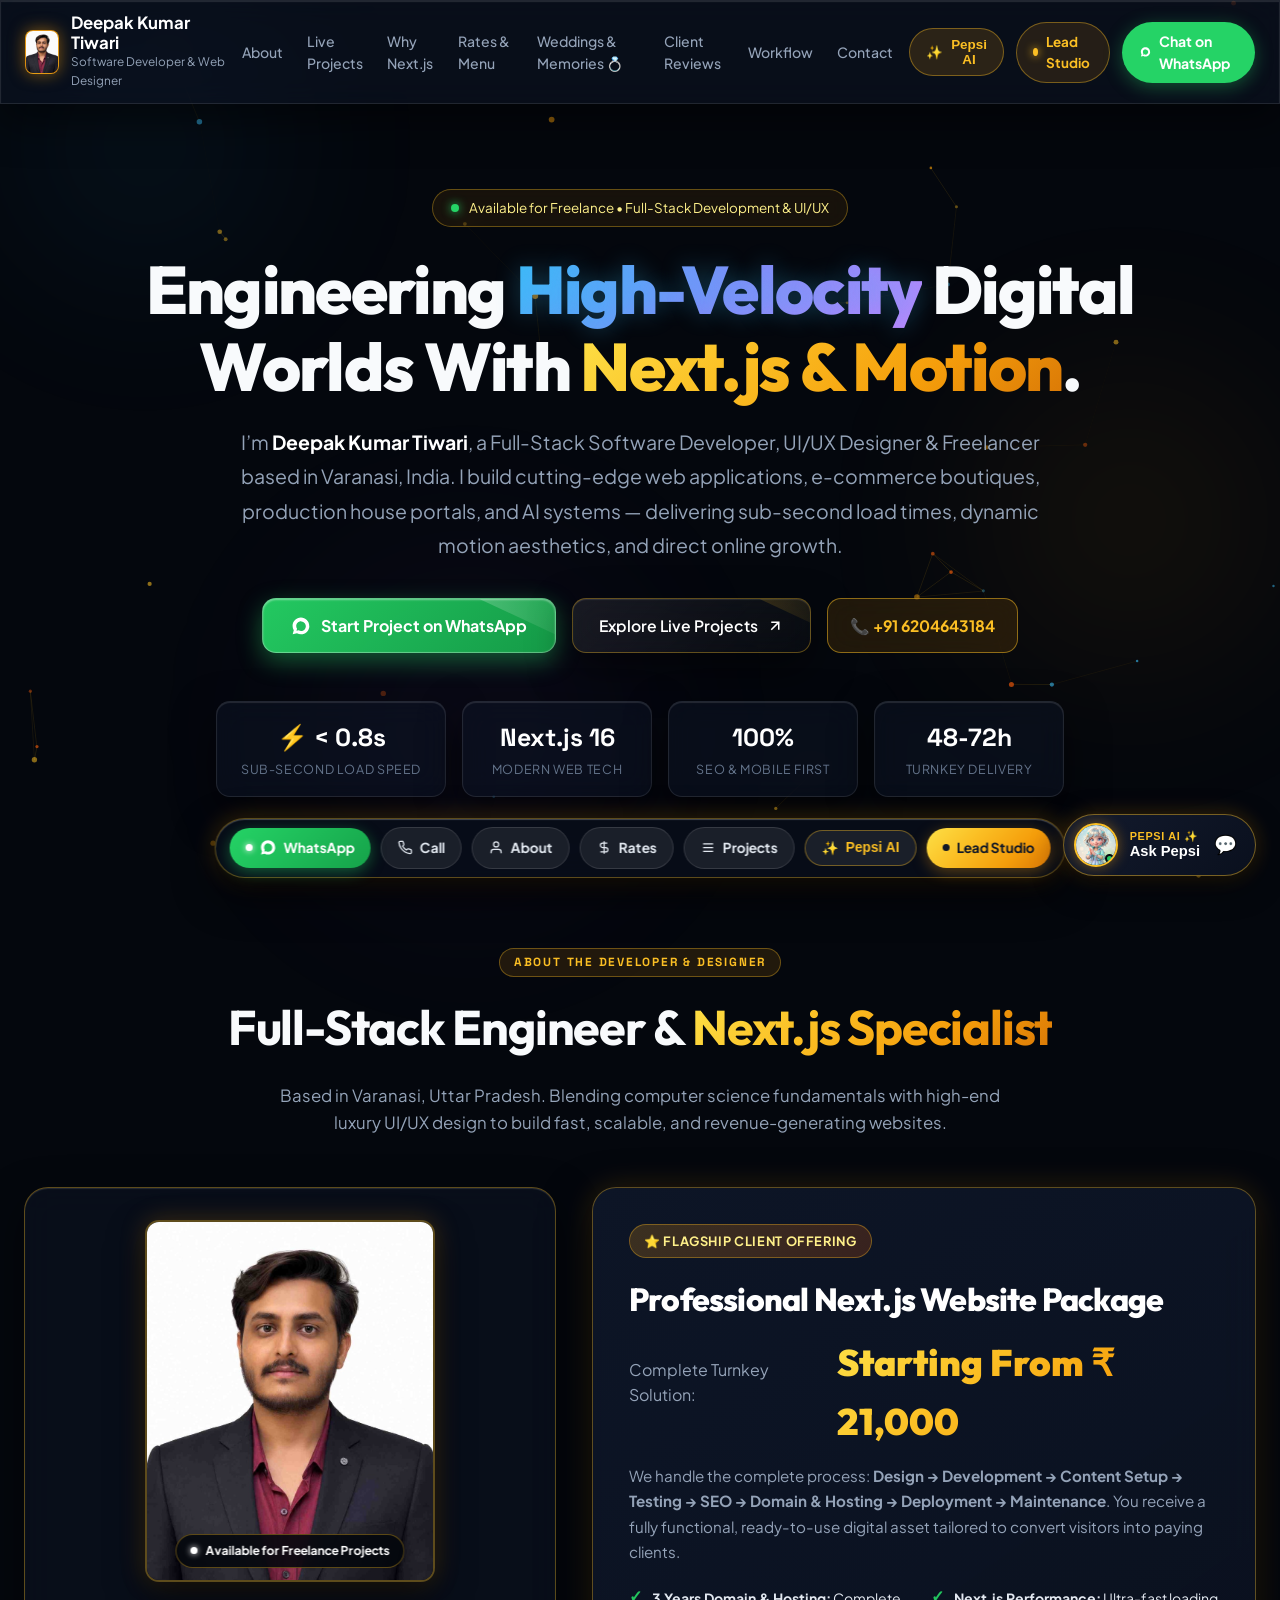
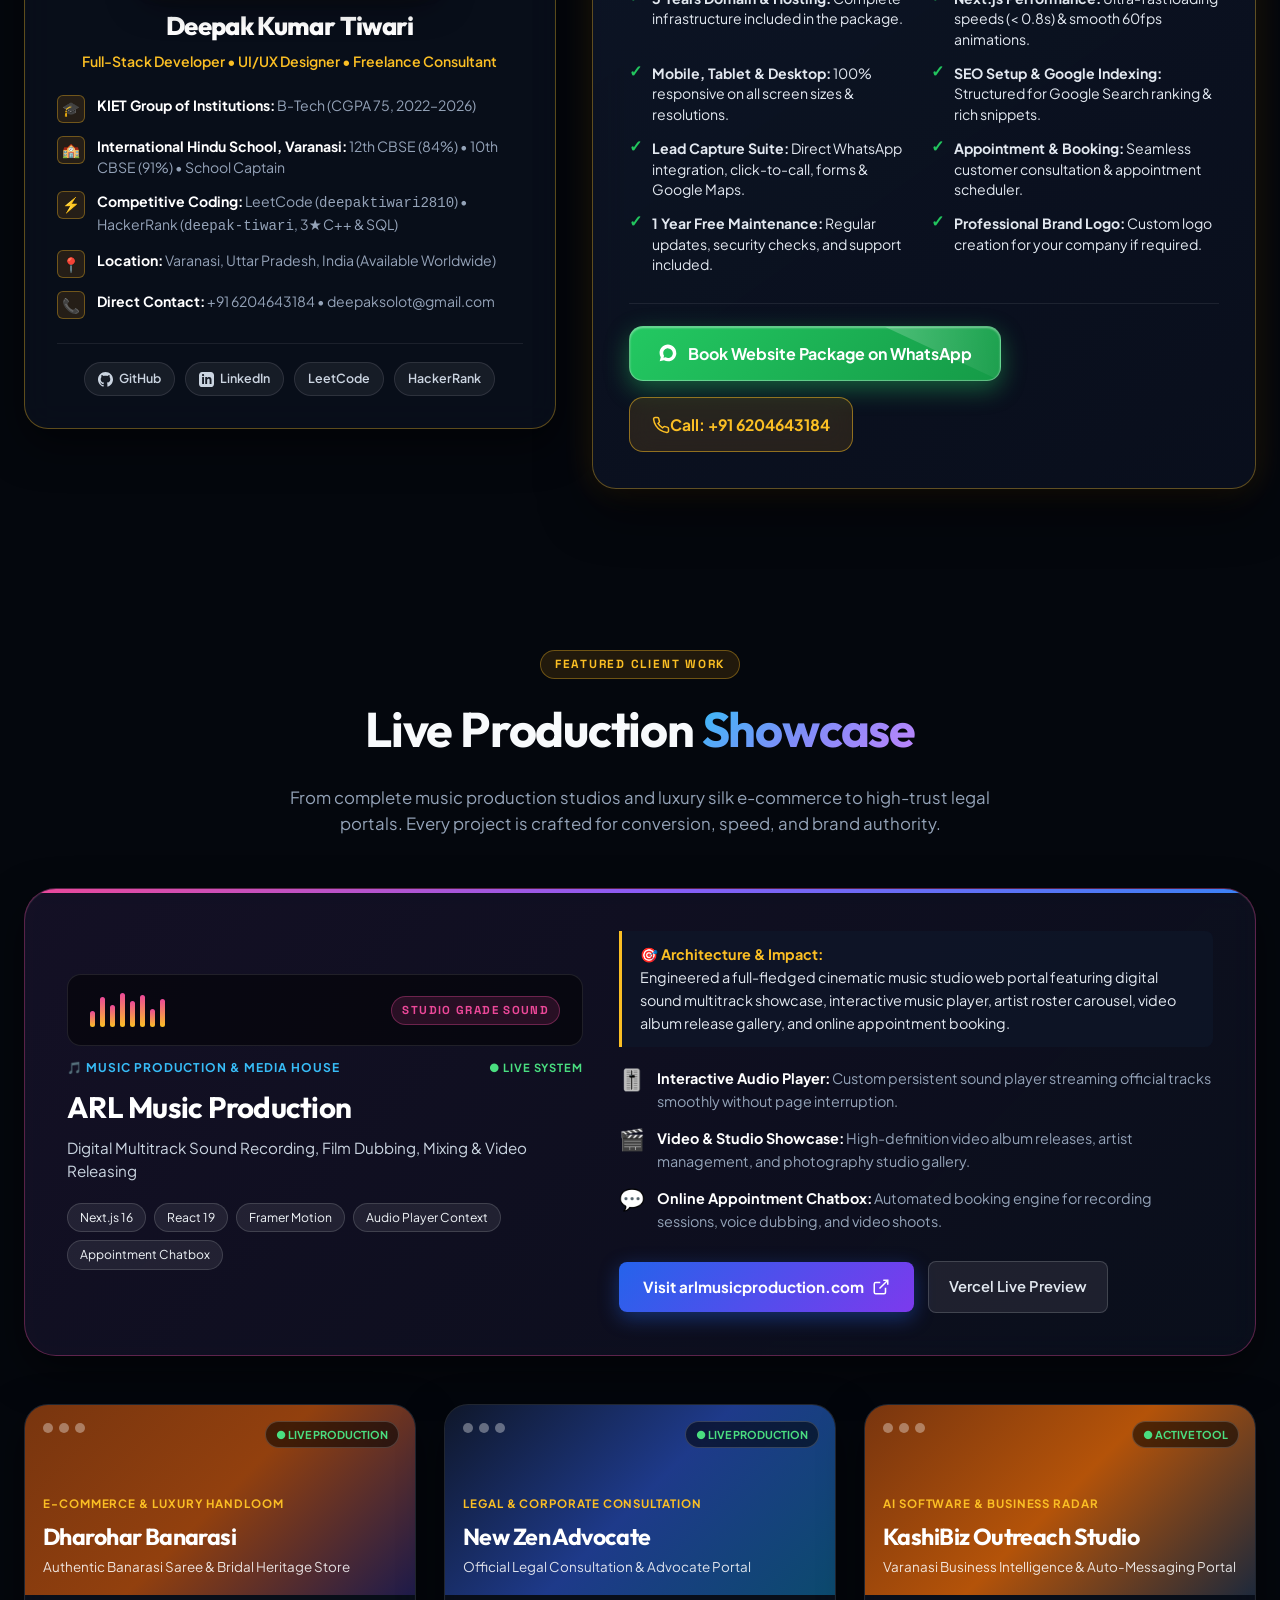
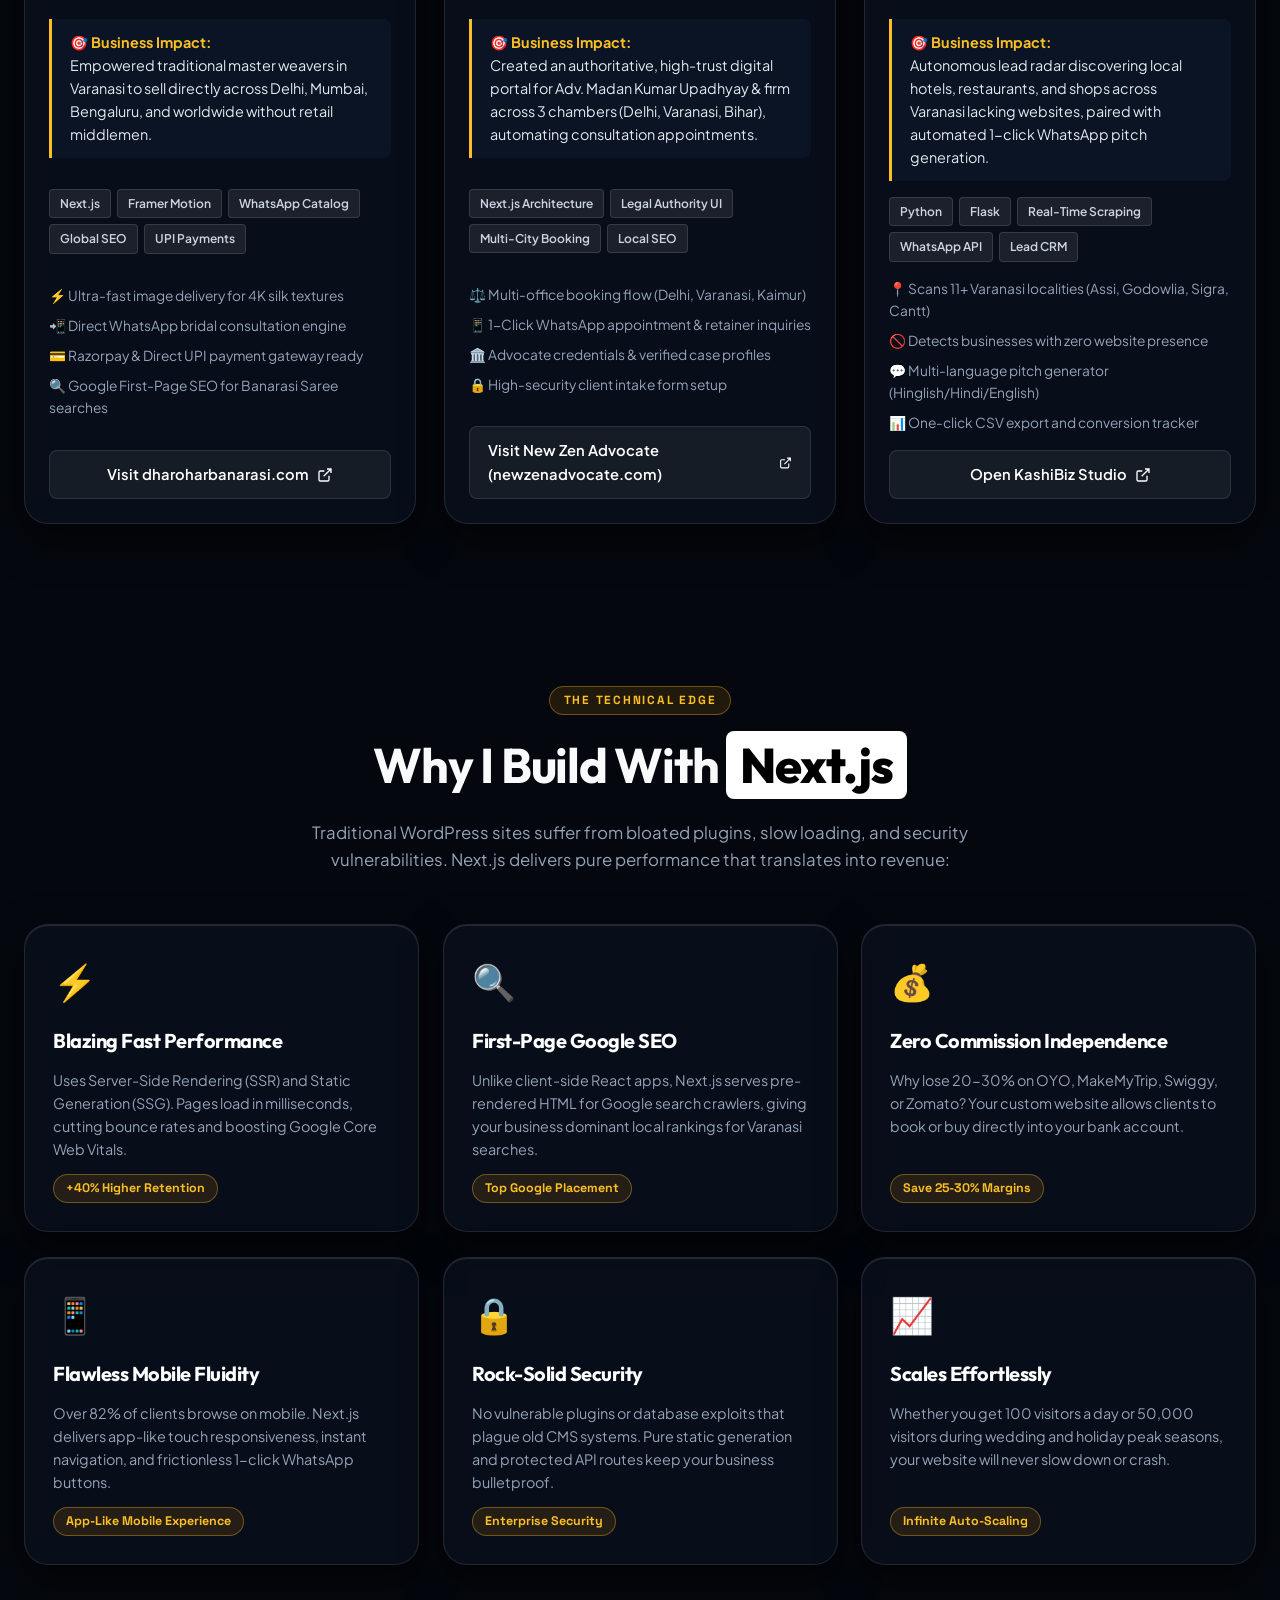
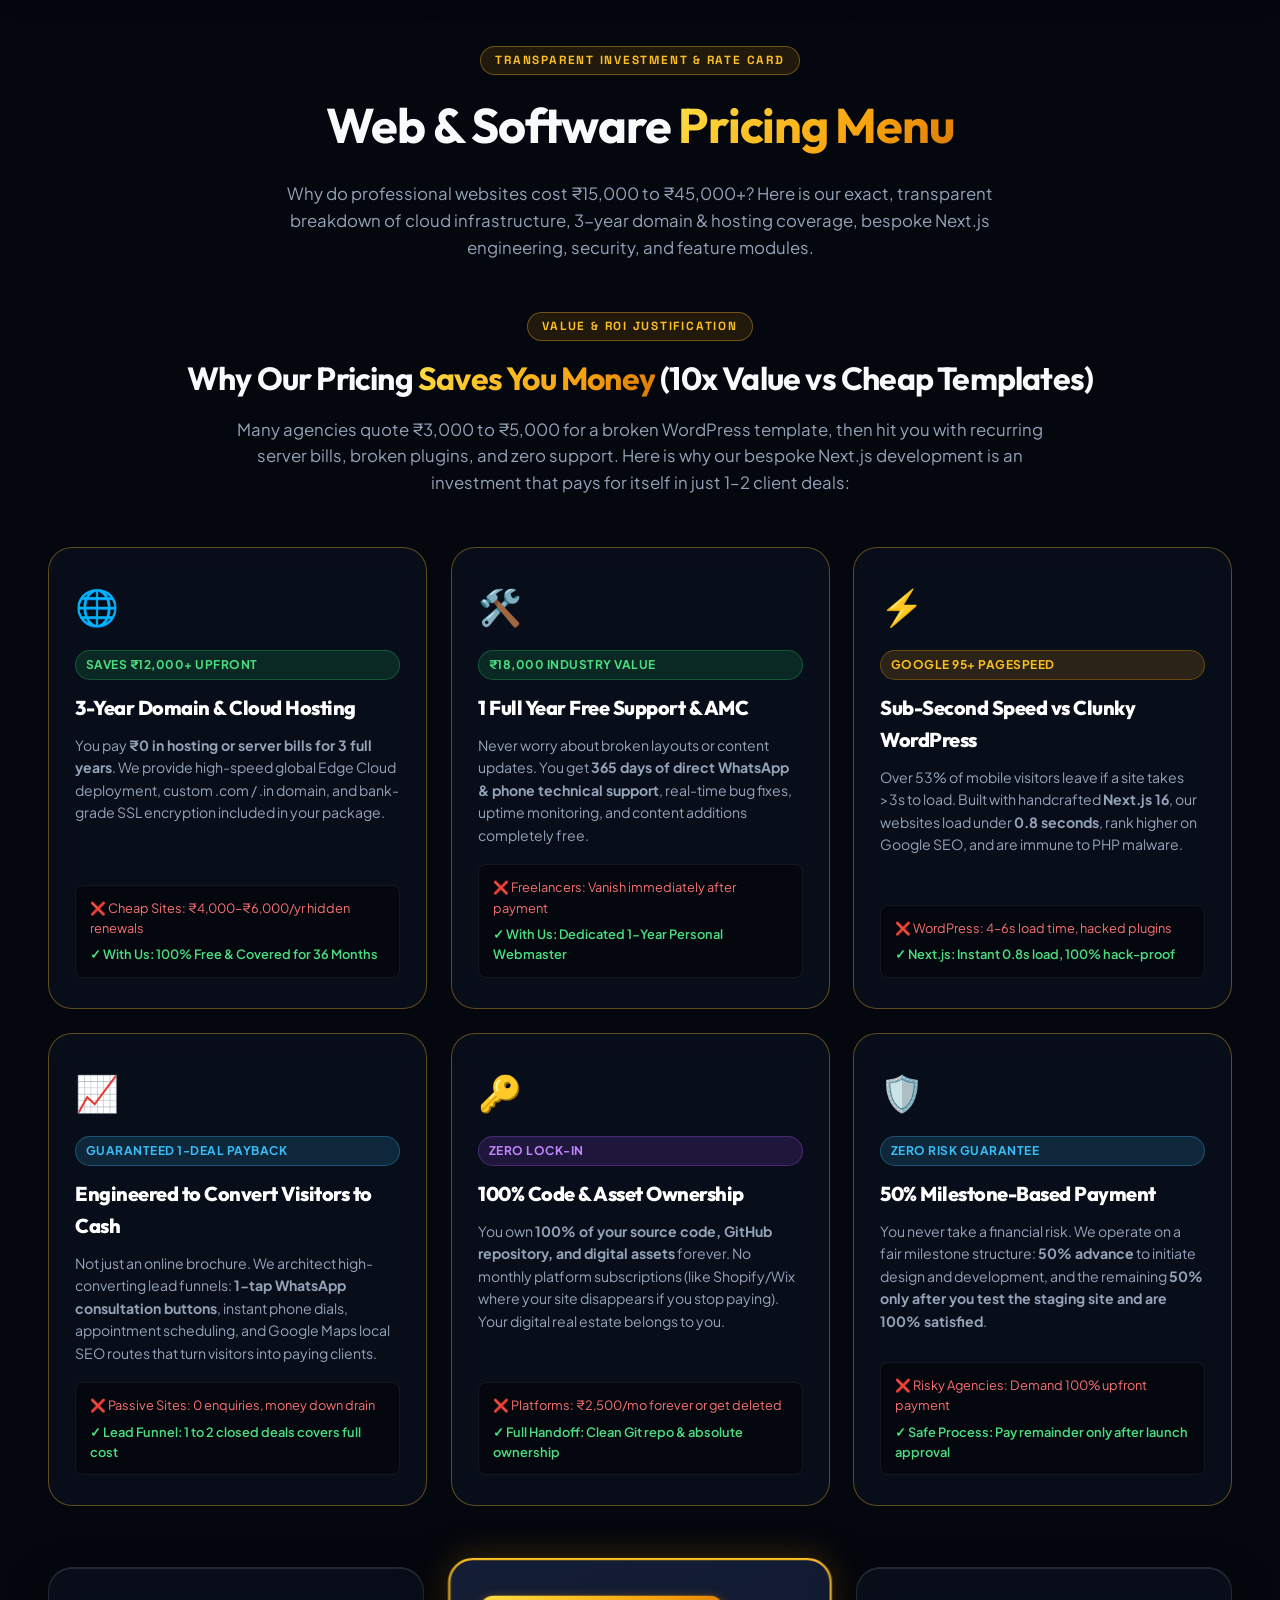
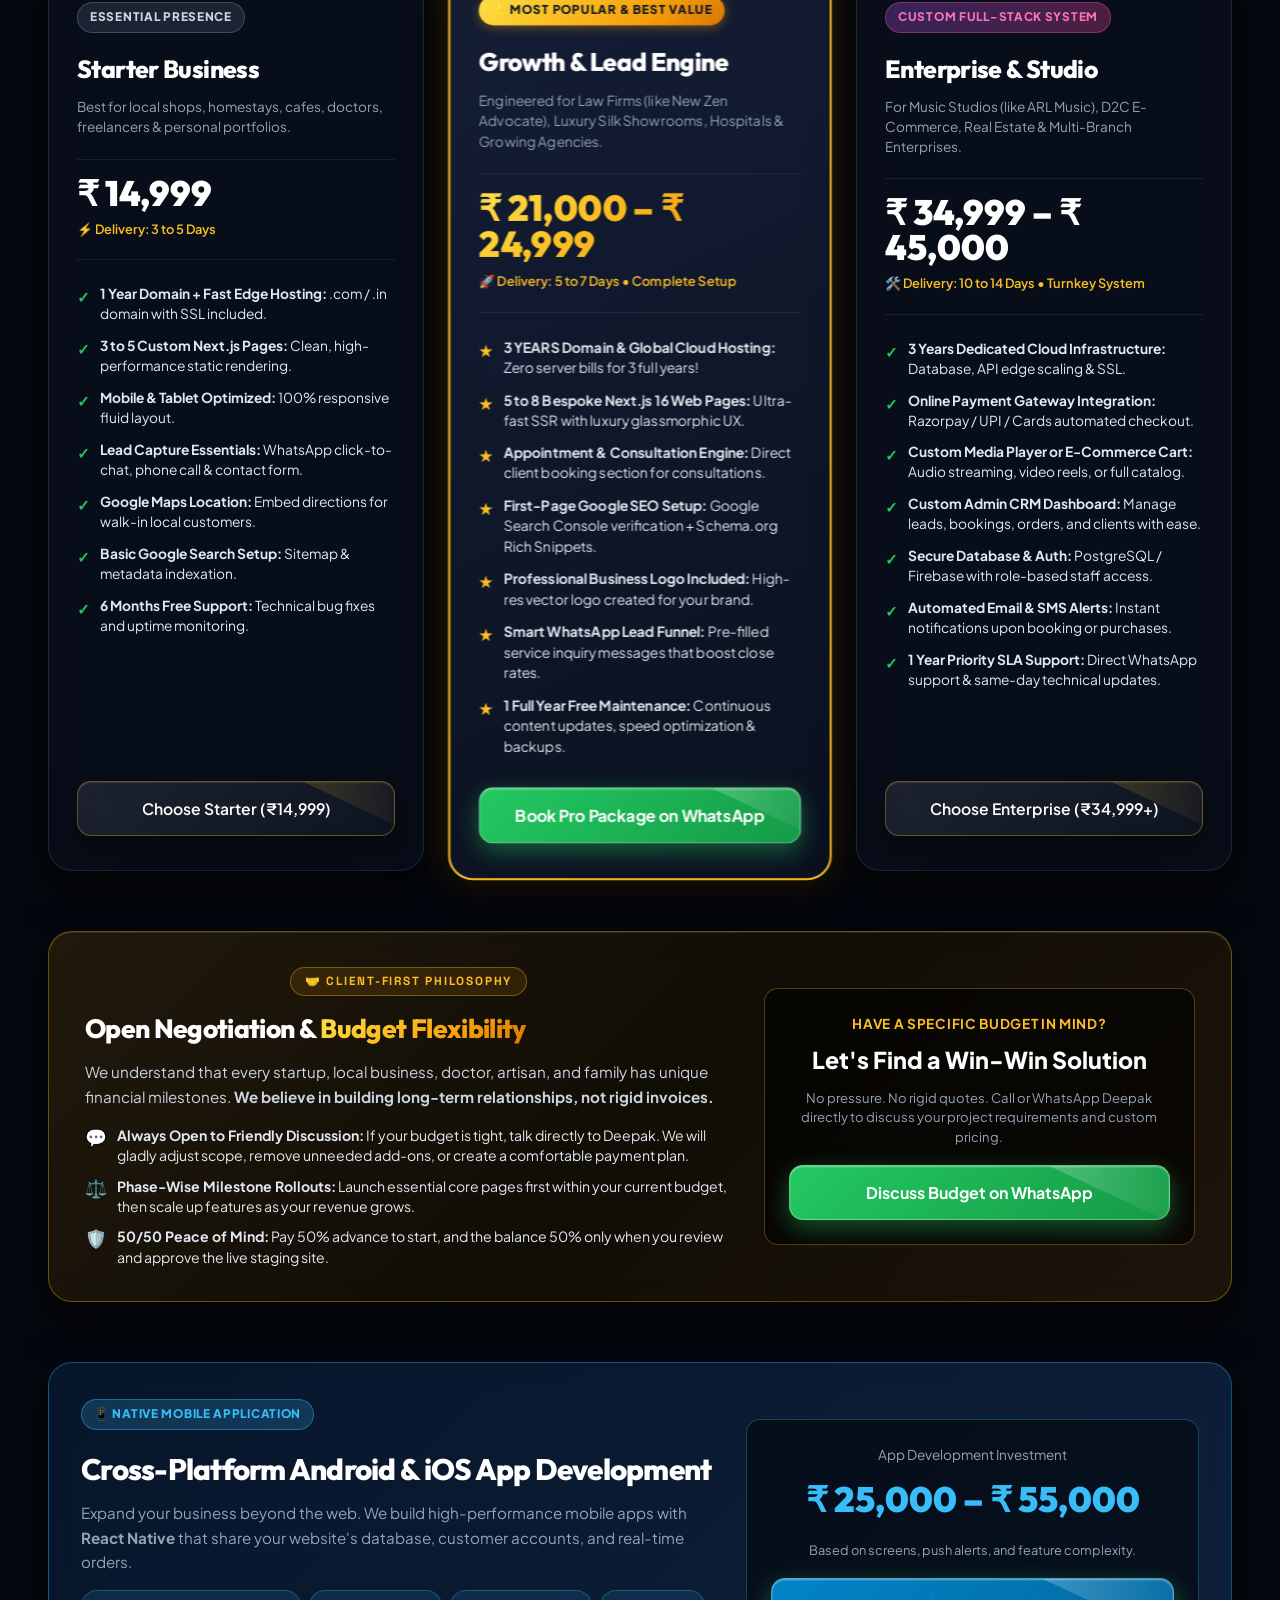
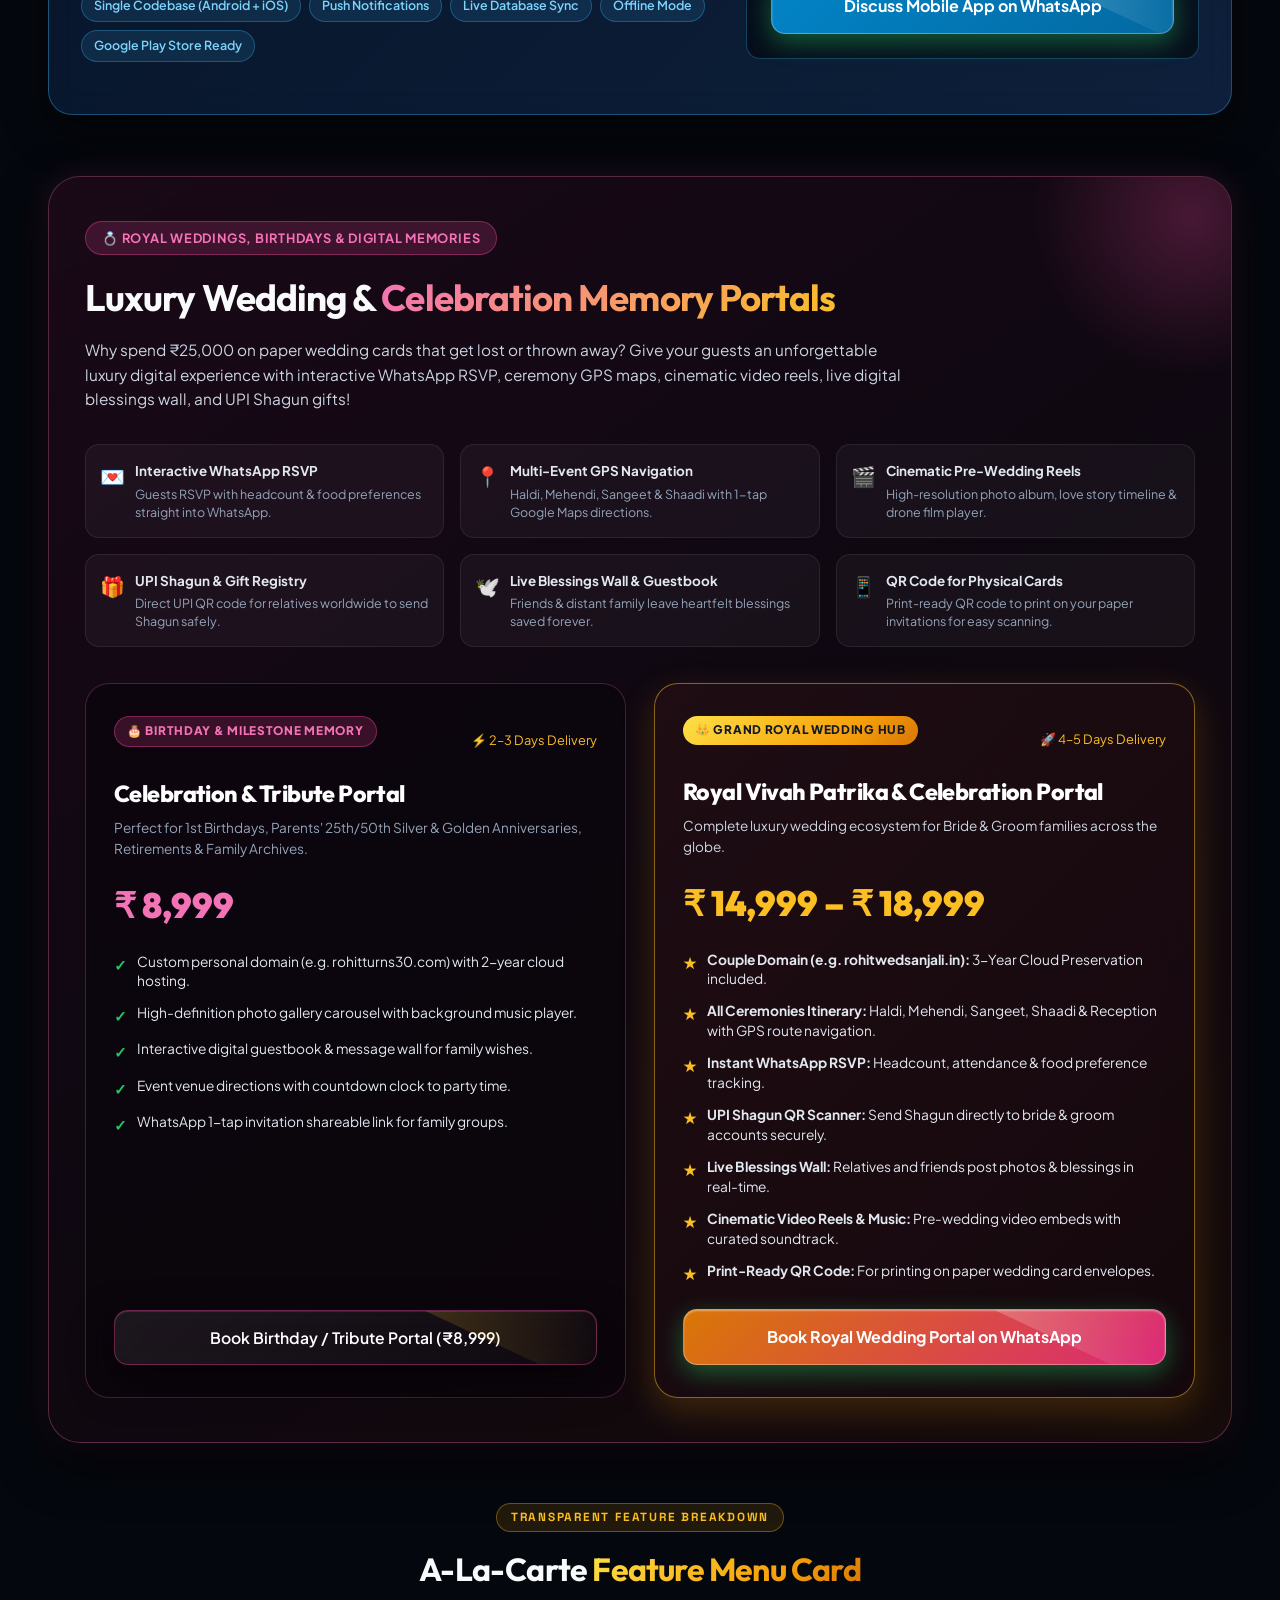
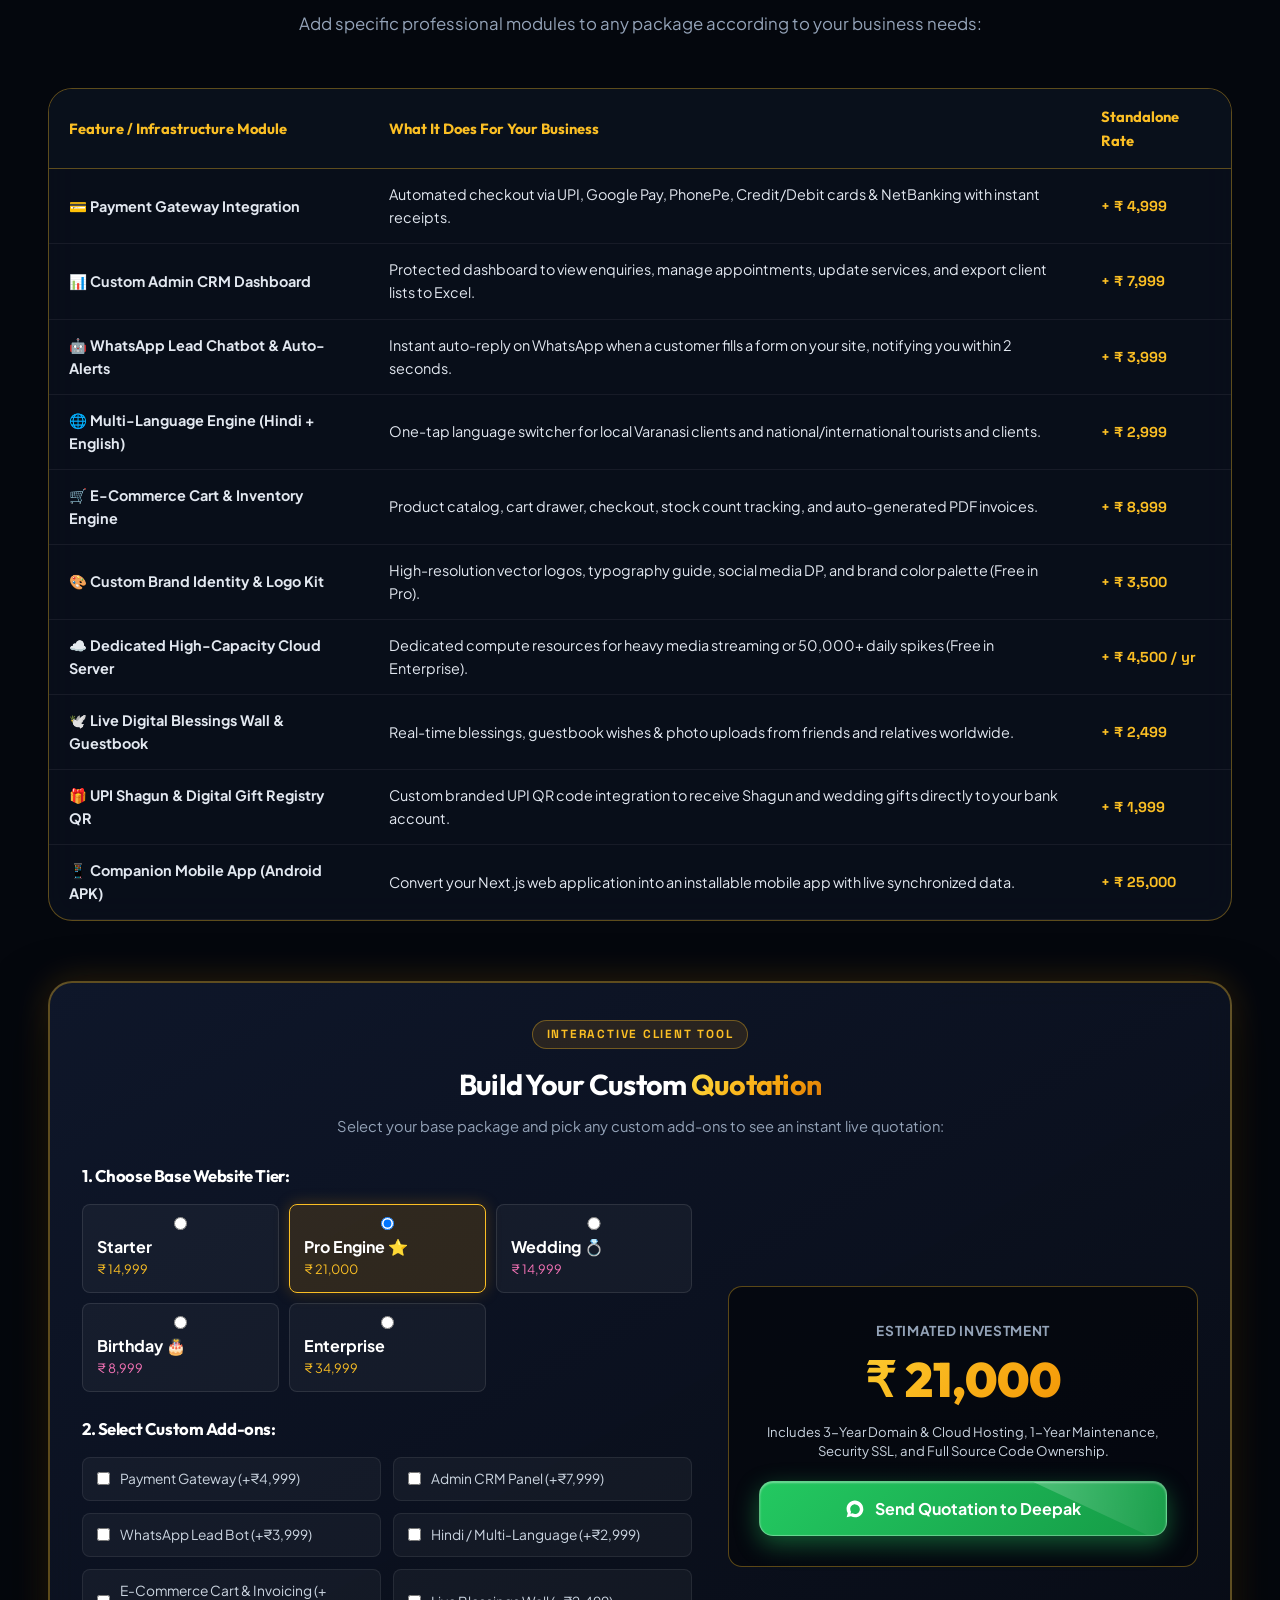
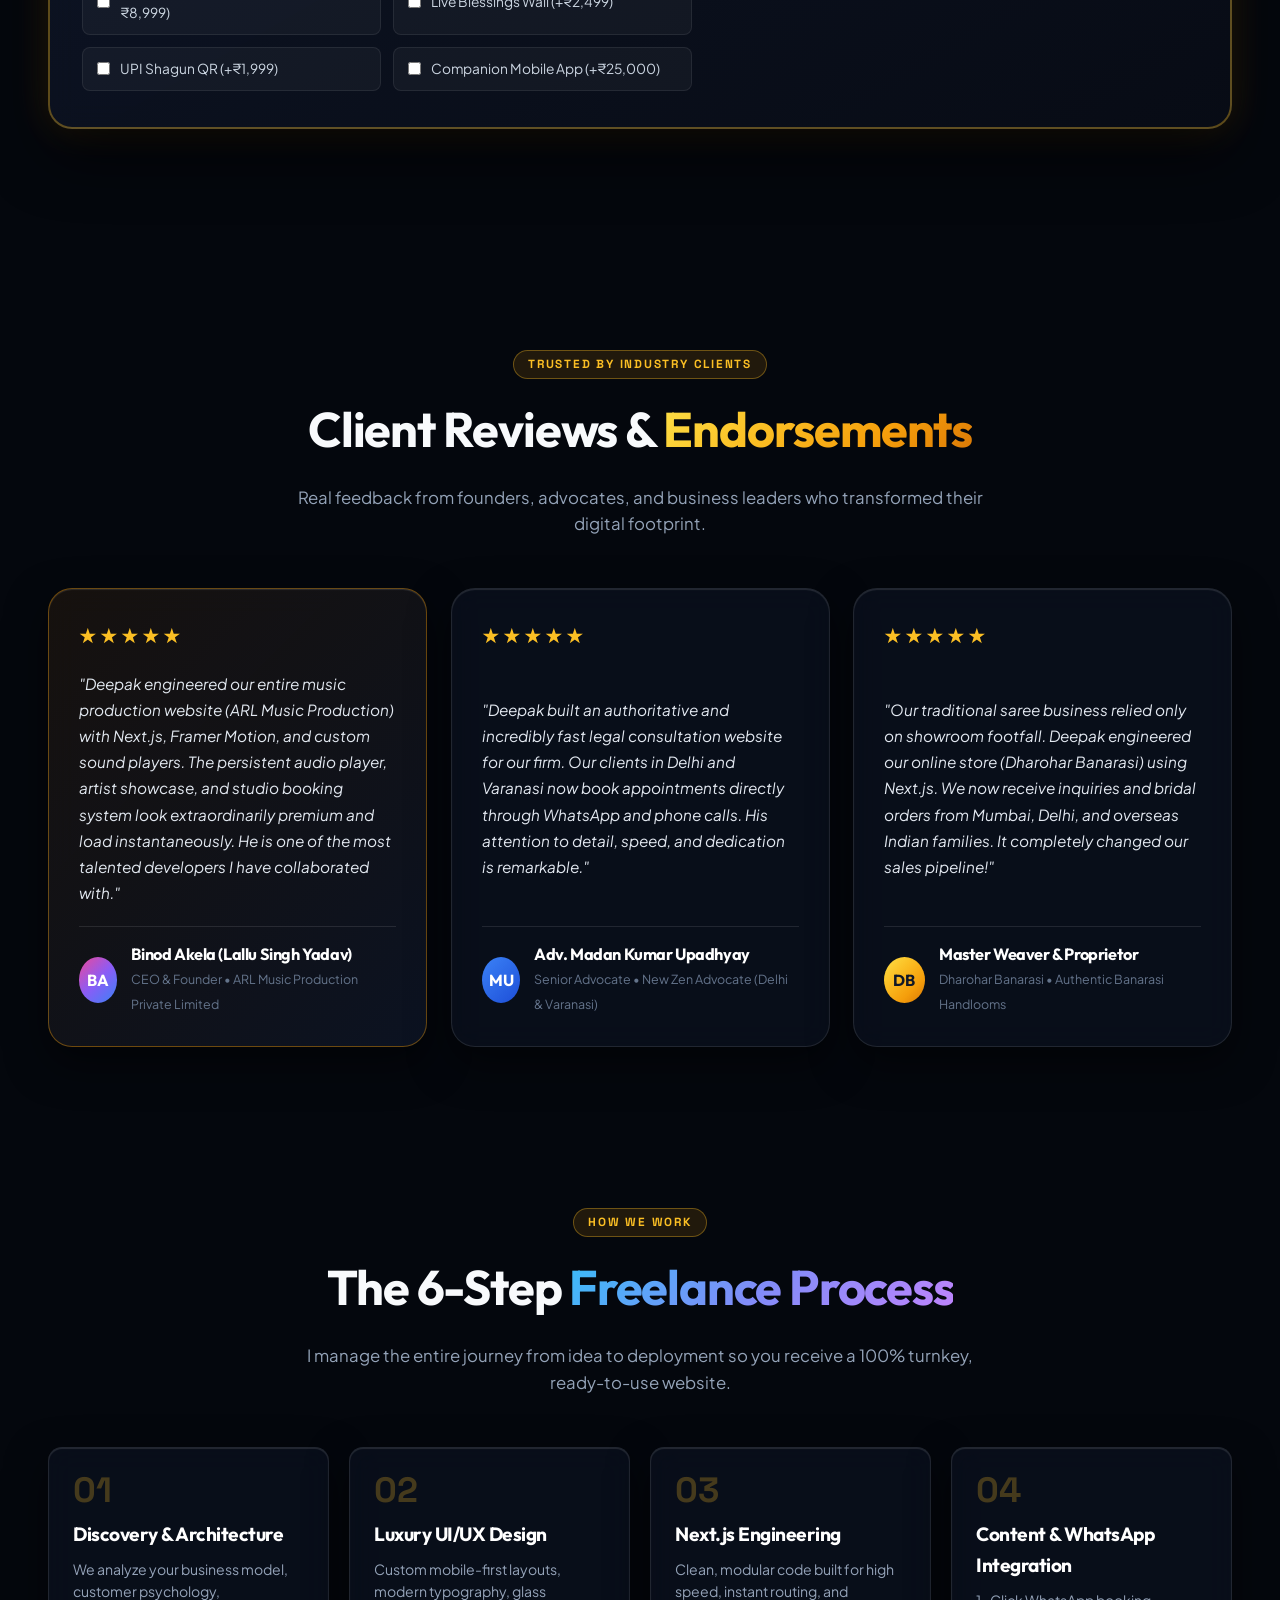
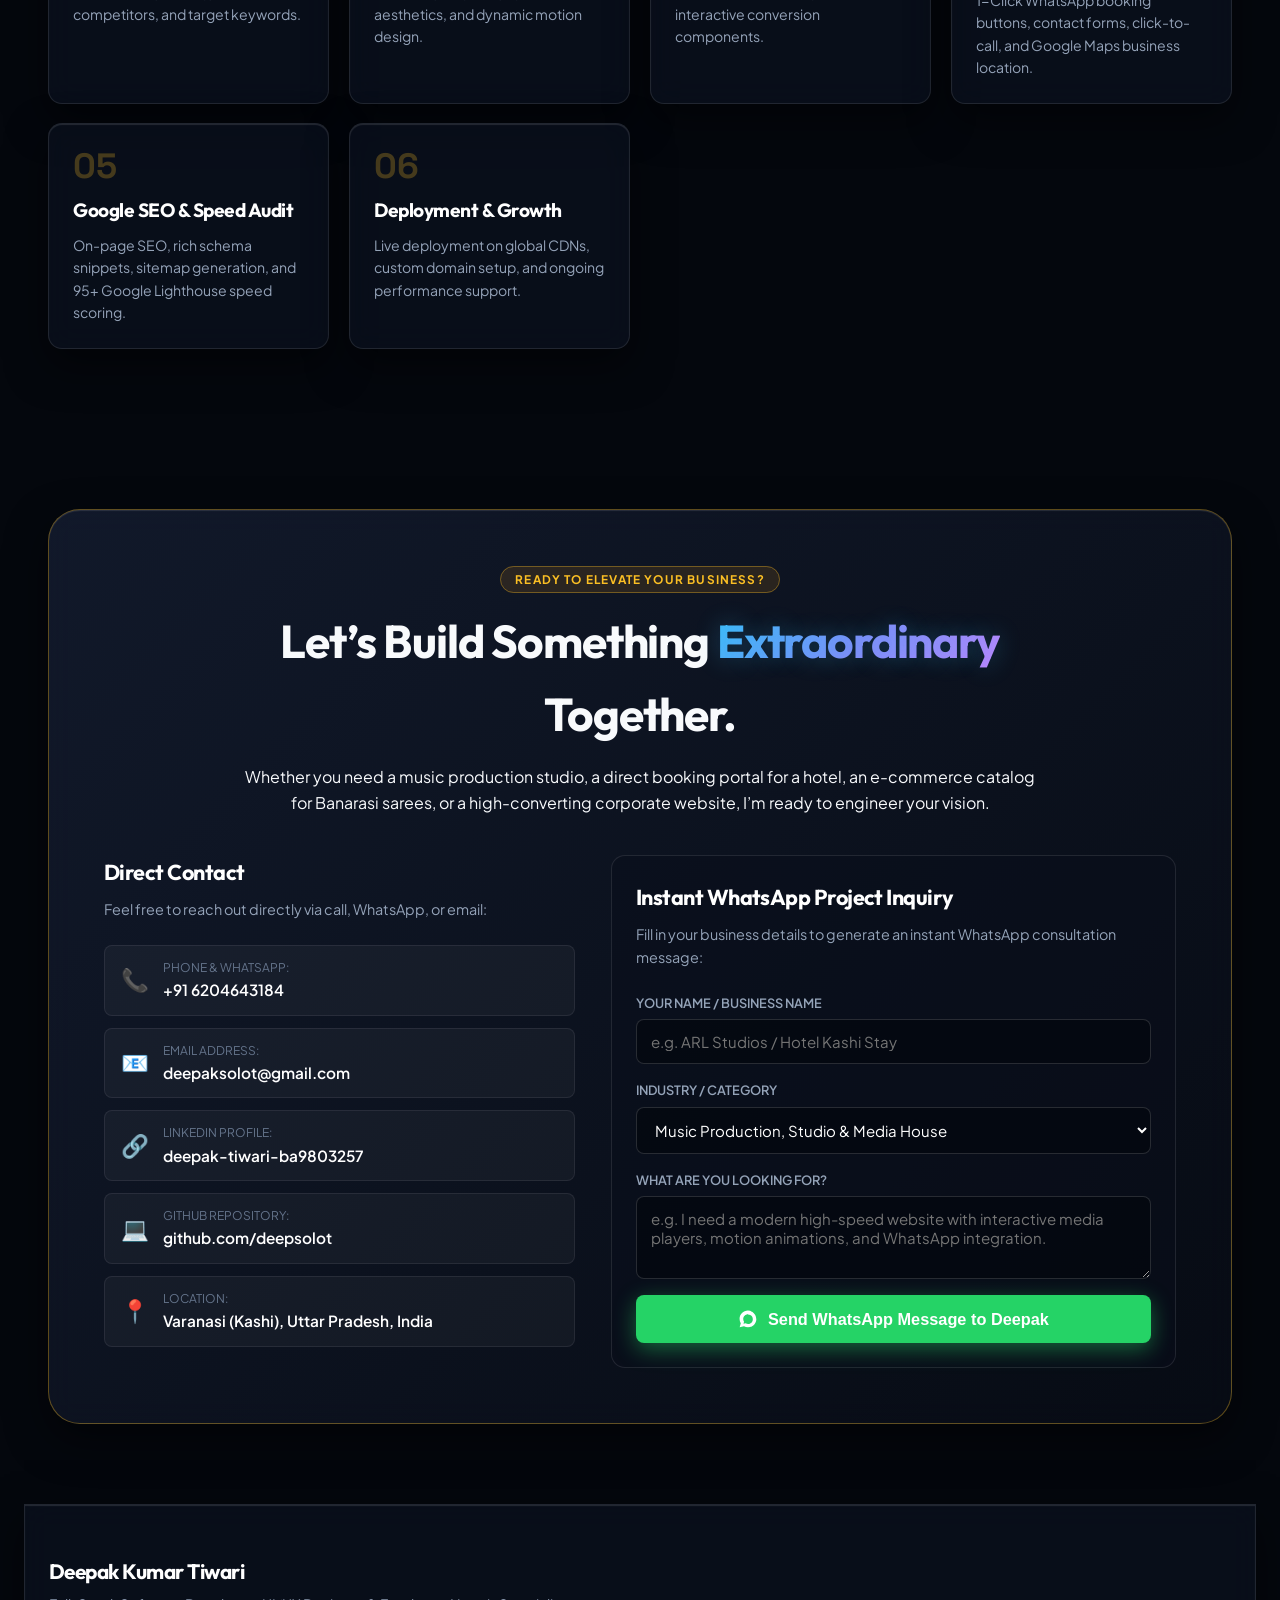
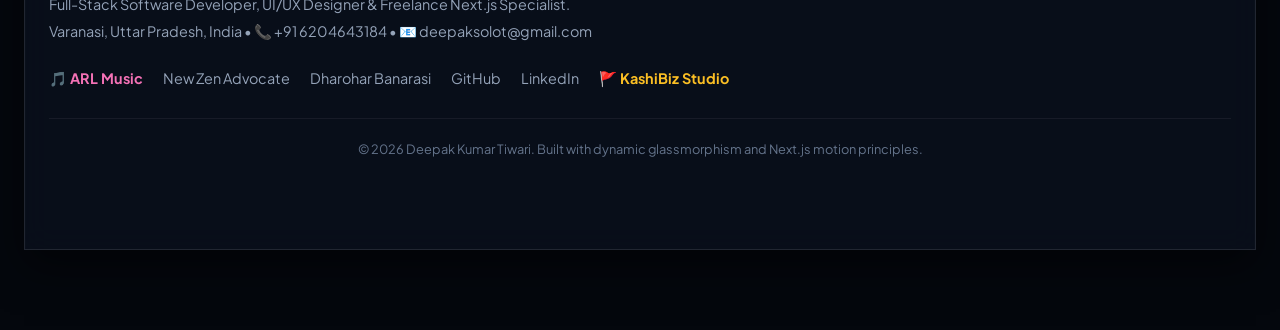
<file: templates/portfolio.html>
<!DOCTYPE html>
<html lang="en">
<head>
  <meta charset="UTF-8">
  <meta name="viewport" content="width=device-width, initial-scale=1.0">
  <title>Deepak Kumar Tiwari • Full-Stack Developer & UI/UX Designer | Next.js Specialist</title>
  <meta name="description" content="Portfolio of Deepak Kumar Tiwari — Full-Stack Software Developer, UI/UX Designer & Freelancer in Varanasi. Specialist in Next.js, high-performance web development, and digital business solutions.">
  <meta name="keywords" content="Deepak Kumar Tiwari, software developer Varanasi, Next.js developer Varanasi, freelance web designer Varanasi, Varanasi website maker, full stack developer UP, ARL Music Production, New Zen Advocate, Dharohar Banarasi">
  <meta name="author" content="Deepak Kumar Tiwari">
  <meta name="robots" content="index, follow, max-snippet:-1, max-image-preview:large, max-video-preview:-1">
  <meta name="google-site-verification" content="p7atH9QphN-dcbr2VA5uqg682jwG0WcnvzDrtMShBOQ" />
  <meta name="google-site-verification" content="google323487b5afd163b8" />
  <link rel="canonical" href="https://deepaktiwari-portfolio.vercel.app/portfolio">

  <!-- OpenGraph Metadata for Google, Facebook & LinkedIn -->
  <meta property="og:title" content="Deepak Kumar Tiwari • Full-Stack Developer & Next.js Specialist">
  <meta property="og:description" content="High-performance Next.js web applications, modern UI/UX design, and verified production projects including ARL Music Production, New Zen Advocate, and Dharohar Banarasi.">
  <meta property="og:url" content="https://deepaktiwari-portfolio.vercel.app/portfolio">
  <meta property="og:site_name" content="Deepak Kumar Tiwari Portfolio">
  <meta property="og:type" content="profile">
  <meta property="og:locale" content="en_IN">

  <!-- Twitter / X Card Metadata -->
  <meta name="twitter:card" content="summary_large_image">
  <meta name="twitter:title" content="Deepak Kumar Tiwari • Full-Stack Developer & UI/UX Designer">
  <meta name="twitter:description" content="Specialist in Next.js, luxury glassmorphic interfaces, and business web development in Varanasi, India.">

  <!-- Google Structured Data (JSON-LD Schema for Google Search Knowledge Graph) -->
  <script type="application/ld+json">
  {
    "@context": "https://schema.org",
    "@graph": [
      {
        "@type": "Person",
        "@id": "https://deepaktiwari-portfolio.vercel.app/#person",
        "name": "Deepak Kumar Tiwari",
        "jobTitle": "Full-Stack Software Developer & UI/UX Designer",
        "url": "https://deepaktiwari-portfolio.vercel.app/portfolio",
        "telephone": "+916204643184",
        "email": "deepaksolot@gmail.com",
        "address": {
          "@type": "PostalAddress",
          "addressLocality": "Varanasi",
          "addressRegion": "Uttar Pradesh",
          "addressCountry": "India"
        },
        "sameAs": [
          "https://github.com/deepsolot",
          "https://www.linkedin.com/in/deepak-tiwari-ba9803257/",
          "https://arlmusicproduction.com",
          "https://newzenadvocate.com"
        ],
        "knowsAbout": [
          "Next.js",
          "React",
          "TypeScript",
          "Full-Stack Development",
          "UI/UX Design",
          "Python",
          "Flask",
          "Glassmorphism UI",
          "SEO Optimization"
        ]
      },
      {
        "@type": "WebSite",
        "@id": "https://deepaktiwari-portfolio.vercel.app/#website",
        "url": "https://deepaktiwari-portfolio.vercel.app/portfolio",
        "name": "Deepak Kumar Tiwari • Official Portfolio",
        "description": "Showcase of Next.js web applications, client reviews, and freelance web design services by Deepak Kumar Tiwari.",
        "publisher": {
          "@id": "https://deepaktiwari-portfolio.vercel.app/#person"
        },
        "inLanguage": "en-IN"
      },
      {
        "@type": "ProfessionalService",
        "@id": "https://deepaktiwari-portfolio.vercel.app/#service",
        "name": "Deepak Kumar Tiwari Web Engineering Studio",
        "url": "https://deepaktiwari-portfolio.vercel.app/portfolio",
        "telephone": "+916204643184",
        "priceRange": "₹₹",
        "address": {
          "@type": "PostalAddress",
          "addressLocality": "Varanasi",
          "addressRegion": "Uttar Pradesh",
          "addressCountry": "India"
        },
        "founder": {
          "@id": "https://deepaktiwari-portfolio.vercel.app/#person"
        }
      }
    ]
  }
  </script>

  <link rel="preconnect" href="https://fonts.googleapis.com">
  <link rel="preconnect" href="https://fonts.gstatic.com" crossorigin>
  <link href="https://fonts.googleapis.com/css2?family=Outfit:wght@300;400;500;600;700;800;900&family=Plus+Jakarta+Sans:wght@300;400;500;600;700;800&family=Space+Grotesk:wght@500;700&display=swap" rel="stylesheet">
  <link rel="stylesheet" href="/static/css/portfolio.css?v=20260927_06">
</head>
<body class="luxury-dark glass-experience">
  <!-- Dynamic Interactive Particle Constellation Canvas -->
  <canvas id="dynamic-bg-canvas"></canvas>

  <!-- Ambient Glowing Aura Orbs -->
  <div class="ambient-glow orb-cyan"></div>
  <div class="ambient-glow orb-gold"></div>
  <div class="ambient-glow orb-purple"></div>

  <!-- Glass Floating Header -->
  <header class="luxury-header glass-panel">
    <div class="header-container">
      <a href="/portfolio" class="header-brand">
        <div class="brand-avatar-glass">
          <img src="/static/images/deepak-kumar-tiwari.jpg" alt="Deepak Kumar Tiwari" class="brand-avatar-img">
        </div>
        <div class="brand-text">
          <span class="brand-name">Deepak Kumar Tiwari</span>
          <span class="brand-role">Software Developer & Web Designer</span>
        </div>
      </a>

      <nav class="header-nav">
        <a href="#about" class="nav-link">About</a>
        <a href="#projects" class="nav-link">Live Projects</a>
        <a href="#why-nextjs" class="nav-link">Why Next.js</a>
        <a href="#pricing" class="nav-link">Rates & Menu</a>
        <a href="#celebrations" class="nav-link">Weddings & Memories 💍</a>
        <a href="#testimonials" class="nav-link">Client Reviews</a>
        <a href="#process" class="nav-link">Workflow</a>
        <a href="#contact" class="nav-link">Contact</a>
      </nav>

      <div class="header-cta-group">
        <button class="btn-glass-tool" id="nav-ai-btn" type="button" onclick="window.toggleAIChat && window.toggleAIChat(event)" title="Chat with Pepsi (Deepak's AI Concierge)" style="background: rgba(245, 158, 11, 0.15); border-color: rgba(251, 191, 36, 0.4); color: #fbbf24; cursor: pointer;">
          <span>✨</span>
          <span>Pepsi AI</span>
        </button>
        <a href="/" class="btn-glass-tool" title="Open Varanasi Lead Radar & Outreach Studio">
          <span class="pulsing-radar"></span>
          <span>Lead Studio</span>
        </a>
        <a href="https://wa.me/916204643184?text=Hi%20Deepak%2C%20I%20saw%20your%20portfolio%20and%20would%20like%20to%20discuss%20a%20website%20for%20my%20business!" target="_blank" class="btn-glass-wa">
          <svg width="18" height="18" viewBox="0 0 24 24" fill="currentColor"><path d="M12.031 6.172c-3.181 0-5.767 2.586-5.768 5.766-.001 1.298.38 2.27 1.019 3.287l-.711 2.598 2.664-.699c.969.586 1.761.88 2.796.88 3.179 0 5.767-2.587 5.767-5.766.001-3.187-2.575-5.766-5.767-5.766zm9.969 5.766c0 5.518-4.482 10-10 10-1.745 0-3.385-.453-4.819-1.246l-5.181 1.308 1.332-4.862c-.911-1.503-1.432-3.268-1.432-5.2 0-5.518 4.482-10 10-10 5.518 0 10 4.482 10 10z"/></svg>
          <span>Chat on WhatsApp</span>
        </a>
      </div>
    </div>
  </header>

  <!-- Hero Section with Motion Glass Aura -->
  <section class="hero-section" id="hero">
    <div class="hero-container">
      <div class="hero-badge-glass">
        <span class="pulse-indicator"></span>
        <span>Available for Freelance • Full-Stack Development & UI/UX</span>
      </div>

      <h1 class="hero-title">
        Engineering <span class="gradient-text glow-text">High-Velocity</span> Digital Worlds With <span class="gold-text">Next.js & Motion</span>.
      </h1>

      <p class="hero-description">
        I’m <strong>Deepak Kumar Tiwari</strong>, a Full-Stack Software Developer, UI/UX Designer & Freelancer based in Varanasi, India. I build cutting-edge web applications, e-commerce boutiques, production house portals, and AI systems — delivering sub-second load times, dynamic motion aesthetics, and direct online growth.
      </p>

      <div class="hero-actions">
        <a href="https://wa.me/916204643184?text=Hi%20Deepak%2C%20I%20want%20to%20build%20a%20website%20for%20my%20business.%20Let%27s%20connect!" target="_blank" class="btn-primary-glass">
          <svg width="20" height="20" viewBox="0 0 24 24" fill="currentColor"><path d="M12.031 6.172c-3.181 0-5.767 2.586-5.768 5.766-.001 1.298.38 2.27 1.019 3.287l-.711 2.598 2.664-.699c.969.586 1.761.88 2.796.88 3.179 0 5.767-2.587 5.767-5.766.001-3.187-2.575-5.766-5.767-5.766zm9.969 5.766c0 5.518-4.482 10-10 10-1.745 0-3.385-.453-4.819-1.246l-5.181 1.308 1.332-4.862c-.911-1.503-1.432-3.268-1.432-5.2 0-5.518 4.482-10 10-10 5.518 0 10 4.482 10 10z"/></svg>
          <span>Start Project on WhatsApp</span>
        </a>
        <a href="#projects" class="btn-secondary-glass">
          <span>Explore Live Projects</span>
          <svg width="18" height="18" fill="none" stroke="currentColor" stroke-width="2" viewBox="0 0 24 24"><path d="M7 17l9.2-9.2M17 17V7H7"></path></svg>
        </a>
        <a href="tel:6204643184" class="btn-call-glass">
          <span>📞 +91 6204643184</span>
        </a>
      </div>

      <!-- Live Metric Glass Strip -->
      <div class="hero-stats-glass-strip">
        <div class="stat-glass-card tilt-target">
          <span class="stat-num">⚡ &lt; 0.8s</span>
          <span class="stat-desc">Sub-Second Load Speed</span>
        </div>
        <div class="stat-glass-card tilt-target">
          <span class="stat-num">Next.js 16</span>
          <span class="stat-desc">Modern Web Tech</span>
        </div>
        <div class="stat-glass-card tilt-target">
          <span class="stat-num">100%</span>
          <span class="stat-desc">SEO & Mobile First</span>
        </div>
        <div class="stat-glass-card tilt-target">
          <span class="stat-num">48-72h</span>
          <span class="stat-desc">Turnkey Delivery</span>
        </div>
      </div>
    </div>
  </section>

  <!-- About Section & Professional Package Offering -->
  <section class="section-container" id="about">
    <div class="section-badge-center">
      <span>ABOUT THE DEVELOPER & DESIGNER</span>
    </div>
    <h2 class="section-heading">Full-Stack Engineer & <span class="gold-text">Next.js Specialist</span></h2>
    <p class="section-subheading">
      Based in Varanasi, Uttar Pradesh. Blending computer science fundamentals with high-end luxury UI/UX design to build fast, scalable, and revenue-generating websites.
    </p>

    <div class="about-grid">
      <!-- Left Column: Professional Portrait & Credentials -->
      <div class="about-profile-card glass-panel tilt-target">
        <div class="about-photo-wrapper">
          <img src="/static/images/deepak-kumar-tiwari.jpg" alt="Deepak Kumar Tiwari - Full-Stack Developer & Next.js Designer" class="about-photo">
          <div class="about-status-badge">
            <span class="dock-pulse-dot"></span>
            <span>Available for Freelance Projects</span>
          </div>
        </div>

        <div class="about-info-header">
          <h3 class="about-name">Deepak Kumar Tiwari</h3>
          <p class="about-role-tag">Full-Stack Developer • UI/UX Designer • Freelance Consultant</p>
        </div>

        <div class="about-meta-list">
          <div class="about-meta-item">
            <div class="about-meta-icon">🎓</div>
            <div>
              <strong>KIET Group of Institutions:</strong> B-Tech (CGPA 75, 2022–2026)
            </div>
          </div>

          <div class="about-meta-item">
            <div class="about-meta-icon">🏫</div>
            <div>
              <strong>International Hindu School, Varanasi:</strong> 12th CBSE (84%) • 10th CBSE (91%) • School Captain
            </div>
          </div>

          <div class="about-meta-item">
            <div class="about-meta-icon">⚡</div>
            <div>
              <strong>Competitive Coding:</strong> LeetCode (<code>deepaktiwari2810</code>) • HackerRank (<code>deepak-tiwari</code>, 3★ C++ & SQL)
            </div>
          </div>

          <div class="about-meta-item">
            <div class="about-meta-icon">📍</div>
            <div>
              <strong>Location:</strong> Varanasi, Uttar Pradesh, India (Available Worldwide)
            </div>
          </div>

          <div class="about-meta-item">
            <div class="about-meta-icon">📞</div>
            <div>
              <strong>Direct Contact:</strong> +91 6204643184 • deepaksolot@gmail.com
            </div>
          </div>
        </div>

        <div class="about-social-row">
          <a href="https://github.com/deepsolot" target="_blank" class="social-pill">
            <svg width="15" height="15" fill="currentColor" viewBox="0 0 24 24"><path d="M12 0c-6.626 0-12 5.373-12 12 0 5.302 3.438 9.8 8.207 11.387.599.111.793-.261.793-.577v-2.234c-3.338.726-4.033-1.416-4.033-1.416-.546-1.387-1.333-1.756-1.333-1.756-1.089-.745.083-.729.083-.729 1.205.084 1.839 1.237 1.839 1.237 1.07 1.834 2.807 1.304 3.492.997.107-.775.418-1.305.762-1.604-2.665-.305-5.467-1.334-5.467-5.931 0-1.311.469-2.381 1.236-3.221-.124-.303-.535-1.524.117-3.176 0 0 1.008-.322 3.301 1.23.957-.266 1.983-.399 3.003-.404 1.02.005 2.047.138 3.006.404 2.291-1.552 3.297-1.23 3.297-1.23.653 1.653.242 2.874.118 3.176.77.84 1.235 1.911 1.235 3.221 0 4.609-2.807 5.624-5.479 5.921.43.372.823 1.102.823 2.222v3.293c0 .319.192.694.801.576 4.765-1.589 8.199-6.086 8.199-11.386 0-6.627-5.373-12-12-12z"/></svg>
            <span>GitHub</span>
          </a>
          <a href="https://www.linkedin.com/in/deepak-tiwari-ba9803257/" target="_blank" class="social-pill">
            <svg width="15" height="15" fill="currentColor" viewBox="0 0 24 24"><path d="M19 0h-14c-2.761 0-5 2.239-5 5v14c0 2.761 2.239 5 5 5h14c2.762 0 5-2.239 5-5v-14c0-2.761-2.238-5-5-5zm-11 19h-3v-11h3v11zm-1.5-12.268c-.966 0-1.75-.79-1.75-1.764s.784-1.764 1.75-1.764 1.75.79 1.75 1.764-.783 1.764-1.75 1.764zm13.5 12.268h-3v-5.604c0-3.368-4-3.113-4 0v5.604h-3v-11h3v1.765c1.396-2.586 7-2.777 7 2.476v6.759z"/></svg>
            <span>LinkedIn</span>
          </a>
          <a href="https://leetcode.com/u/deepaktiwari2810/" target="_blank" class="social-pill">
            <span>LeetCode</span>
          </a>
          <a href="https://www.hackerrank.com/profile/deepak_tiwari" target="_blank" class="social-pill">
            <span>HackerRank</span>
          </a>
        </div>
      </div>

      <!-- Right Column: Turnkey Website Package Starting from ₹21,000 -->
      <div class="package-offer-card tilt-target">
        <div class="package-ribbon">
          <span>⭐ Flagship Client Offering</span>
        </div>

        <div class="package-header">
          <h3 class="package-title">Professional Next.js Website Package</h3>
          <div class="package-price-wrap">
            <span class="package-price-label">Complete Turnkey Solution:</span>
            <span class="package-price-amount">Starting From ₹ 21,000</span>
          </div>
          <p class="package-desc">
            We handle the complete process: <strong>Design → Development → Content Setup → Testing → SEO → Domain & Hosting → Deployment → Maintenance</strong>. You receive a fully functional, ready-to-use digital asset tailored to convert visitors into paying clients.
          </p>
        </div>

        <div class="package-features-grid">
          <div class="package-feature-item">
            <span class="feature-check">✓</span>
            <div><strong>3 Years Domain & Hosting:</strong> Complete infrastructure included in the package.</div>
          </div>

          <div class="package-feature-item">
            <span class="feature-check">✓</span>
            <div><strong>Next.js Performance:</strong> Ultra-fast loading speeds (< 0.8s) & smooth 60fps animations.</div>
          </div>

          <div class="package-feature-item">
            <span class="feature-check">✓</span>
            <div><strong>Mobile, Tablet & Desktop:</strong> 100% responsive on all screen sizes & resolutions.</div>
          </div>

          <div class="package-feature-item">
            <span class="feature-check">✓</span>
            <div><strong>SEO Setup & Google Indexing:</strong> Structured for Google Search ranking & rich snippets.</div>
          </div>

          <div class="package-feature-item">
            <span class="feature-check">✓</span>
            <div><strong>Lead Capture Suite:</strong> Direct WhatsApp integration, click-to-call, forms & Google Maps.</div>
          </div>

          <div class="package-feature-item">
            <span class="feature-check">✓</span>
            <div><strong>Appointment & Booking:</strong> Seamless customer consultation & appointment scheduler.</div>
          </div>

          <div class="package-feature-item">
            <span class="feature-check">✓</span>
            <div><strong>1 Year Free Maintenance:</strong> Regular updates, security checks, and support included.</div>
          </div>

          <div class="package-feature-item">
            <span class="feature-check">✓</span>
            <div><strong>Professional Brand Logo:</strong> Custom logo creation for your company if required.</div>
          </div>
        </div>

        <div class="package-cta-group">
          <a href="https://wa.me/916204643184?text=Namaste%20Deepak%20ji%20%F0%9F%99%8F%20I%20am%20interested%20in%20your%20Next.js%20Website%20Package%20(Starting%20from%20%E2%82%B921%2C000)%20for%20my%20business.%20Let%27s%20discuss!" target="_blank" class="btn-primary-glass">
            <svg width="20" height="20" viewBox="0 0 24 24" fill="currentColor"><path d="M12.031 6.172c-3.181 0-5.767 2.586-5.768 5.766-.001 1.298.38 2.27 1.019 3.287l-.711 2.598 2.664-.699c.969.586 1.761.88 2.796.88 3.179 0 5.767-2.587 5.767-5.766.001-3.187-2.575-5.766-5.767-5.766zm9.969 5.766c0 5.518-4.482 10-10 10-1.745 0-3.385-.453-4.819-1.246l-5.181 1.308 1.332-4.862c-.911-1.503-1.432-3.268-1.432-5.2 0-5.518 4.482-10 10-10 5.518 0 10 4.482 10 10z"/></svg>
            <span>Book Website Package on WhatsApp</span>
          </a>

          <a href="tel:6204643184" class="btn-call-glass">
            <svg width="18" height="18" fill="none" stroke="currentColor" stroke-width="2" viewBox="0 0 24 24"><path d="M22 16.92v3a2 2 0 0 1-2.18 2 19.79 19.79 0 0 1-8.63-3.07 19.5 19.5 0 0 1-6-6 19.79 19.79 0 0 1-3.07-8.67A2 2 0 0 1 4.11 2h3a2 2 0 0 1 2 1.72 12.84 12.84 0 0 0 .7 2.81 2 2 0 0 1-.45 2.11L8.09 9.91a16 16 0 0 0 6 6l1.27-1.27a2 2 0 0 1 2.11-.45 12.84 12.84 0 0 0 2.81.7A2 2 0 0 1 22 16.92z"></path></svg>
            <span>Call: +91 6204643184</span>
          </a>
        </div>
      </div>
    </div>
  </section>

  <!-- Featured Live Projects Showcase -->
  <section class="section-container" id="projects">
    <div class="section-badge-center">
      <span>FEATURED CLIENT WORK</span>
    </div>
    <h2 class="section-heading">Live Production <span class="gradient-text">Showcase</span></h2>
    <p class="section-subheading">
      From complete music production studios and luxury silk e-commerce to high-trust legal portals. Every project is crafted for conversion, speed, and brand authority.
    </p>

    <!-- FLAGSHIP PROJECT 1: ARL MUSIC PRODUCTION (Music Production Website) -->
    <div class="flagship-music-card glass-panel tilt-target">
      <div class="flagship-grid">
        <div class="flagship-visual">
          <div class="music-visualizer-box">
            <div class="equalizer-bars">
              <span class="bar bar-1"></span>
              <span class="bar bar-2"></span>
              <span class="bar bar-3"></span>
              <span class="bar bar-4"></span>
              <span class="bar bar-5"></span>
              <span class="bar bar-6"></span>
              <span class="bar bar-7"></span>
              <span class="bar bar-8"></span>
            </div>
            <div class="music-badge">STUDIO GRADE SOUND</div>
          </div>
          <div class="music-meta-tag">
            <span>🎵 MUSIC PRODUCTION & MEDIA HOUSE</span>
            <span class="live-pulse-badge">● LIVE SYSTEM</span>
          </div>
          <h3>ARL Music Production</h3>
          <p class="music-tagline">Digital Multitrack Sound Recording, Film Dubbing, Mixing & Video Releasing</p>

          <div class="audio-feature-chips">
            <span class="chip">Next.js 16</span>
            <span class="chip">React 19</span>
            <span class="chip">Framer Motion</span>
            <span class="chip">Audio Player Context</span>
            <span class="chip">Appointment Chatbox</span>
          </div>
        </div>

        <div class="flagship-content">
          <div class="project-impact-glass">
            <strong>🎯 Architecture & Impact:</strong>
            <p>
              Engineered a full-fledged cinematic music studio web portal featuring digital sound multitrack showcase, interactive music player, artist roster carousel, video album release gallery, and online appointment booking.
            </p>
          </div>

          <div class="flagship-bullets">
            <div class="bullet-item">
              <span class="b-icon">🎚️</span>
              <div>
                <strong>Interactive Audio Player:</strong> Custom persistent sound player streaming official tracks smoothly without page interruption.
              </div>
            </div>
            <div class="bullet-item">
              <span class="b-icon">🎬</span>
              <div>
                <strong>Video & Studio Showcase:</strong> High-definition video album releases, artist management, and photography studio gallery.
              </div>
            </div>
            <div class="bullet-item">
              <span class="b-icon">💬</span>
              <div>
                <strong>Online Appointment Chatbox:</strong> Automated booking engine for recording sessions, voice dubbing, and video shoots.
              </div>
            </div>
          </div>

          <div class="flagship-links">
            <a href="https://arlmusicproduction.com" target="_blank" class="btn-flagship-live">
              <span>Visit arlmusicproduction.com</span>
              <svg width="18" height="18" fill="none" stroke="currentColor" stroke-width="2" viewBox="0 0 24 24"><path d="M18 13v6a2 2 0 0 1-2 2H5a2 2 0 0 1-2-2V8a2 2 0 0 1 2-2h6M15 3h6v6M10 14L21 3"></path></svg>
            </a>
            <a href="https://arl-music.vercel.app" target="_blank" class="btn-flagship-sub">
              <span>Vercel Live Preview</span>
            </a>
          </div>
        </div>
      </div>
    </div>

    <!-- 3 Core Projects Grid -->
    <div class="projects-grid">
      <!-- Project 2: Dharohar Banarasi -->
      <div class="project-card glass-panel tilt-target">
        <div class="project-preview-mockup banner-saree">
          <div class="browser-dots">
            <span></span><span></span><span></span>
          </div>
          <div class="mockup-content">
            <span class="project-category-tag">E-Commerce & Luxury Handloom</span>
            <h3>Dharohar Banarasi</h3>
            <p>Authentic Banarasi Saree & Bridal Heritage Store</p>
          </div>
          <div class="live-status-pill">● LIVE PRODUCTION</div>
        </div>

        <div class="project-body">
          <div class="project-impact-glass">
            <strong>🎯 Business Impact:</strong>
            <p>Empowered traditional master weavers in Varanasi to sell directly across Delhi, Mumbai, Bengaluru, and worldwide without retail middlemen.</p>
          </div>

          <div class="tech-tags">
            <span class="tag">Next.js</span>
            <span class="tag">Framer Motion</span>
            <span class="tag">WhatsApp Catalog</span>
            <span class="tag">Global SEO</span>
            <span class="tag">UPI Payments</span>
          </div>

          <div class="project-features">
            <ul>
              <li>⚡ Ultra-fast image delivery for 4K silk textures</li>
              <li>📲 Direct WhatsApp bridal consultation engine</li>
              <li>💳 Razorpay & Direct UPI payment gateway ready</li>
              <li>🔍 Google First-Page SEO for Banarasi Saree searches</li>
            </ul>
          </div>

          <div class="project-card-footer">
            <a href="https://dharoharbanarasi.com/" target="_blank" class="btn-live-link">
              <span>Visit dharoharbanarasi.com</span>
              <svg width="16" height="16" fill="none" stroke="currentColor" stroke-width="2" viewBox="0 0 24 24"><path d="M18 13v6a2 2 0 0 1-2 2H5a2 2 0 0 1-2-2V8a2 2 0 0 1 2-2h6M15 3h6v6M10 14L21 3"></path></svg>
            </a>
          </div>
        </div>
      </div>

      <!-- Project 3: New Zen Advocate -->
      <div class="project-card glass-panel tilt-target">
        <div class="project-preview-mockup banner-law">
          <div class="browser-dots">
            <span></span><span></span><span></span>
          </div>
          <div class="mockup-content">
            <span class="project-category-tag">Legal & Corporate Consultation</span>
            <h3>New Zen Advocate</h3>
            <p>Official Legal Consultation & Advocate Portal</p>
          </div>
          <div class="live-status-pill">● LIVE PRODUCTION</div>
        </div>

        <div class="project-body">
          <div class="project-impact-glass">
            <strong>🎯 Business Impact:</strong>
            <p>Created an authoritative, high-trust digital portal for Adv. Madan Kumar Upadhyay & firm across 3 chambers (Delhi, Varanasi, Bihar), automating consultation appointments.</p>
          </div>

          <div class="tech-tags">
            <span class="tag">Next.js Architecture</span>
            <span class="tag">Legal Authority UI</span>
            <span class="tag">Multi-City Booking</span>
            <span class="tag">Local SEO</span>
          </div>

          <div class="project-features">
            <ul>
              <li>⚖️ Multi-office booking flow (Delhi, Varanasi, Kaimur)</li>
              <li>📱 1-Click WhatsApp appointment & retainer inquiries</li>
              <li>🏛️ Advocate credentials & verified case profiles</li>
              <li>🔒 High-security client intake form setup</li>
            </ul>
          </div>

          <div class="project-card-footer">
            <a href="https://newzenadvocate.com/" target="_blank" class="btn-live-link" title="New Zen Advocate - Legal Consultation Firm New Delhi Varanasi">
              <span>Visit New Zen Advocate (newzenadvocate.com)</span>
              <svg width="16" height="16" fill="none" stroke="currentColor" stroke-width="2" viewBox="0 0 24 24"><path d="M18 13v6a2 2 0 0 1-2 2H5a2 2 0 0 1-2-2V8a2 2 0 0 1 2-2h6M15 3h6v6M10 14L21 3"></path></svg>
            </a>
          </div>
        </div>
      </div>

      <!-- Project 4: KashiBiz Outreach Studio -->
      <div class="project-card glass-panel tilt-target">
        <div class="project-preview-mockup banner-kashi">
          <div class="browser-dots">
            <span></span><span></span><span></span>
          </div>
          <div class="mockup-content">
            <span class="project-category-tag">AI Software & Business Radar</span>
            <h3>KashiBiz Outreach Studio</h3>
            <p>Varanasi Business Intelligence & Auto-Messaging Portal</p>
          </div>
          <div class="live-status-pill">● ACTIVE TOOL</div>
        </div>

        <div class="project-body">
          <div class="project-impact-glass">
            <strong>🎯 Business Impact:</strong>
            <p>Autonomous lead radar discovering local hotels, restaurants, and shops across Varanasi lacking websites, paired with automated 1-click WhatsApp pitch generation.</p>
          </div>

          <div class="tech-tags">
            <span class="tag">Python</span>
            <span class="tag">Flask</span>
            <span class="tag">Real-Time Scraping</span>
            <span class="tag">WhatsApp API</span>
            <span class="tag">Lead CRM</span>
          </div>

          <div class="project-features">
            <ul>
              <li>📍 Scans 11+ Varanasi localities (Assi, Godowlia, Sigra, Cantt)</li>
              <li>🚫 Detects businesses with zero website presence</li>
              <li>💬 Multi-language pitch generator (Hinglish/Hindi/English)</li>
              <li>📊 One-click CSV export and conversion tracker</li>
            </ul>
          </div>

          <div class="project-card-footer">
            <a href="/" class="btn-live-link">
              <span>Open KashiBiz Studio</span>
              <svg width="16" height="16" fill="none" stroke="currentColor" stroke-width="2" viewBox="0 0 24 24"><path d="M18 13v6a2 2 0 0 1-2 2H5a2 2 0 0 1-2-2V8a2 2 0 0 1 2-2h6M15 3h6v6M10 14L21 3"></path></svg>
            </a>
          </div>
        </div>
      </div>
    </div>
  </section>

  <!-- Why Next.js & Business Growth Section -->
  <section class="section-container" id="why-nextjs">
    <div class="section-badge-center">
      <span>THE TECHNICAL EDGE</span>
    </div>
    <h2 class="section-heading">Why I Build With <span class="nextjs-badge-glass">Next.js</span></h2>
    <p class="section-subheading">
      Traditional WordPress sites suffer from bloated plugins, slow loading, and security vulnerabilities. Next.js delivers pure performance that translates into revenue:
    </p>

    <div class="benefits-grid">
      <div class="benefit-card glass-panel tilt-target">
        <div class="benefit-icon">⚡</div>
        <h3>Blazing Fast Performance</h3>
        <p>Uses Server-Side Rendering (SSR) and Static Generation (SSG). Pages load in milliseconds, cutting bounce rates and boosting Google Core Web Vitals.</p>
        <span class="benefit-metric">+40% Higher Retention</span>
      </div>

      <div class="benefit-card glass-panel tilt-target">
        <div class="benefit-icon">🔍</div>
        <h3>First-Page Google SEO</h3>
        <p>Unlike client-side React apps, Next.js serves pre-rendered HTML for Google search crawlers, giving your business dominant local rankings for Varanasi searches.</p>
        <span class="benefit-metric">Top Google Placement</span>
      </div>

      <div class="benefit-card glass-panel tilt-target">
        <div class="benefit-icon">💰</div>
        <h3>Zero Commission Independence</h3>
        <p>Why lose 20-30% on OYO, MakeMyTrip, Swiggy, or Zomato? Your custom website allows clients to book or buy directly into your bank account.</p>
        <span class="benefit-metric">Save 25-30% Margins</span>
      </div>

      <div class="benefit-card glass-panel tilt-target">
        <div class="benefit-icon">📱</div>
        <h3>Flawless Mobile Fluidity</h3>
        <p>Over 82% of clients browse on mobile. Next.js delivers app-like touch responsiveness, instant navigation, and frictionless 1-click WhatsApp buttons.</p>
        <span class="benefit-metric">App-Like Mobile Experience</span>
      </div>

      <div class="benefit-card glass-panel tilt-target">
        <div class="benefit-icon">🔒</div>
        <h3>Rock-Solid Security</h3>
        <p>No vulnerable plugins or database exploits that plague old CMS systems. Pure static generation and protected API routes keep your business bulletproof.</p>
        <span class="benefit-metric">Enterprise Security</span>
      </div>

      <div class="benefit-card glass-panel tilt-target">
        <div class="benefit-icon">📈</div>
        <h3>Scales Effortlessly</h3>
        <p>Whether you get 100 visitors a day or 50,000 visitors during wedding and holiday peak seasons, your website will never slow down or crash.</p>
        <span class="benefit-metric">Infinite Auto-Scaling</span>
      </div>
    </div>
  <!-- Luxury Investment, Packages & Custom Feature Rate Card -->
  <section class="section-container" id="pricing">
    <div class="section-badge-center">
      <span>TRANSPARENT INVESTMENT & RATE CARD</span>
    </div>
    <h2 class="section-heading">Web & Software <span class="gold-text">Pricing Menu</span></h2>
    <p class="section-subheading">
      Why do professional websites cost ₹15,000 to ₹45,000+? Here is our exact, transparent breakdown of cloud infrastructure, 3-year domain & hosting coverage, bespoke Next.js engineering, security, and feature modules.
    </p>

    <!-- Why We Charge ₹15k - ₹45k & How It Delivers 10x ROI -->
    <div class="value-justification-section">
      <div class="section-badge-center">
        <span>VALUE & ROI JUSTIFICATION</span>
      </div>
      <h3 class="section-heading" style="font-size: 2rem; margin-bottom: 12px;">
        Why Our Pricing <span class="gold-text">Saves You Money</span> (10x Value vs Cheap Templates)
      </h3>
      <p class="section-subheading" style="max-width: 820px;">
        Many agencies quote ₹3,000 to ₹5,000 for a broken WordPress template, then hit you with recurring server bills, broken plugins, and zero support. Here is why our bespoke Next.js development is an investment that pays for itself in just 1–2 client deals:
      </p>

      <div class="value-pillars-grid">
        <!-- Pillar 1 -->
        <div class="value-pillar-card tilt-target">
          <div class="value-pillar-icon">🌐</div>
          <span class="value-pillar-tag tag-saving">Saves ₹12,000+ Upfront</span>
          <h4 class="value-pillar-title">3-Year Domain & Cloud Hosting</h4>
          <p class="value-pillar-desc">
            You pay <strong>₹0 in hosting or server bills for 3 full years</strong>. We provide high-speed global Edge Cloud deployment, custom .com / .in domain, and bank-grade SSL encryption included in your package.
          </p>
          <div class="value-comparison-box">
            <div class="comp-bad">❌ Cheap Sites: ₹4,000–₹6,000/yr hidden renewals</div>
            <div class="comp-good">✓ With Us: 100% Free & Covered for 36 Months</div>
          </div>
        </div>

        <!-- Pillar 2 -->
        <div class="value-pillar-card tilt-target">
          <div class="value-pillar-icon">🛠️</div>
          <span class="value-pillar-tag tag-saving">₹18,000 Industry Value</span>
          <h4 class="value-pillar-title">1 Full Year Free Support & AMC</h4>
          <p class="value-pillar-desc">
            Never worry about broken layouts or content updates. You get <strong>365 days of direct WhatsApp & phone technical support</strong>, real-time bug fixes, uptime monitoring, and content additions completely free.
          </p>
          <div class="value-comparison-box">
            <div class="comp-bad">❌ Freelancers: Vanish immediately after payment</div>
            <div class="comp-good">✓ With Us: Dedicated 1-Year Personal Webmaster</div>
          </div>
        </div>

        <!-- Pillar 3 -->
        <div class="value-pillar-card tilt-target">
          <div class="value-pillar-icon">⚡</div>
          <span class="value-pillar-tag tag-quality">Google 95+ PageSpeed</span>
          <h4 class="value-pillar-title">Sub-Second Speed vs Clunky WordPress</h4>
          <p class="value-pillar-desc">
            Over 53% of mobile visitors leave if a site takes &gt;3s to load. Built with handcrafted <strong>Next.js 16</strong>, our websites load under <strong>0.8 seconds</strong>, rank higher on Google SEO, and are immune to PHP malware.
          </p>
          <div class="value-comparison-box">
            <div class="comp-bad">❌ WordPress: 4–6s load time, hacked plugins</div>
            <div class="comp-good">✓ Next.js: Instant 0.8s load, 100% hack-proof</div>
          </div>
        </div>

        <!-- Pillar 4 -->
        <div class="value-pillar-card tilt-target">
          <div class="value-pillar-icon">📈</div>
          <span class="value-pillar-tag tag-roi">Guaranteed 1-Deal Payback</span>
          <h4 class="value-pillar-title">Engineered to Convert Visitors to Cash</h4>
          <p class="value-pillar-desc">
            Not just an online brochure. We architect high-converting lead funnels: <strong>1-tap WhatsApp consultation buttons</strong>, instant phone dials, appointment scheduling, and Google Maps local SEO routes that turn visitors into paying clients.
          </p>
          <div class="value-comparison-box">
            <div class="comp-bad">❌ Passive Sites: 0 enquiries, money down drain</div>
            <div class="comp-good">✓ Lead Funnel: 1 to 2 closed deals covers full cost</div>
          </div>
        </div>

        <!-- Pillar 5 -->
        <div class="value-pillar-card tilt-target">
          <div class="value-pillar-icon">🔑</div>
          <span class="value-pillar-tag tag-ownership">Zero Lock-In</span>
          <h4 class="value-pillar-title">100% Code & Asset Ownership</h4>
          <p class="value-pillar-desc">
            You own <strong>100% of your source code, GitHub repository, and digital assets</strong> forever. No monthly platform subscriptions (like Shopify/Wix where your site disappears if you stop paying). Your digital real estate belongs to you.
          </p>
          <div class="value-comparison-box">
            <div class="comp-bad">❌ Platforms: ₹2,500/mo forever or get deleted</div>
            <div class="comp-good">✓ Full Handoff: Clean Git repo & absolute ownership</div>
          </div>
        </div>

        <!-- Pillar 6 -->
        <div class="value-pillar-card tilt-target">
          <div class="value-pillar-icon">🛡️</div>
          <span class="value-pillar-tag tag-roi">Zero Risk Guarantee</span>
          <h4 class="value-pillar-title">50% Milestone-Based Payment</h4>
          <p class="value-pillar-desc">
            You never take a financial risk. We operate on a fair milestone structure: <strong>50% advance</strong> to initiate design and development, and the remaining <strong>50% only after you test the staging site and are 100% satisfied</strong>.
          </p>
          <div class="value-comparison-box">
            <div class="comp-bad">❌ Risky Agencies: Demand 100% upfront payment</div>
            <div class="comp-good">✓ Safe Process: Pay remainder only after launch approval</div>
          </div>
        </div>
      </div>
    </div>

    <!-- 3 Tiered Packages Grid -->
    <div class="pricing-cards-grid">
      <!-- Tier 1: Starter Business / Showcase -->
      <div class="pricing-tier-card tilt-target">
        <div>
          <span class="tier-badge-pill badge-starter">ESSENTIAL PRESENCE</span>
          <h3 class="tier-title">Starter Business</h3>
          <p class="tier-subtitle">Best for local shops, homestays, cafes, doctors, freelancers & personal portfolios.</p>

          <div class="tier-price-box">
            <div class="tier-price-val">₹ 14,999</div>
            <div class="tier-delivery-tag">
              <span>⚡ Delivery: 3 to 5 Days</span>
            </div>
          </div>

          <ul class="tier-features-list">
            <li>
              <span class="check-icon">✓</span>
              <span><strong>1 Year Domain + Fast Edge Hosting:</strong> .com / .in domain with SSL included.</span>
            </li>
            <li>
              <span class="check-icon">✓</span>
              <span><strong>3 to 5 Custom Next.js Pages:</strong> Clean, high-performance static rendering.</span>
            </li>
            <li>
              <span class="check-icon">✓</span>
              <span><strong>Mobile & Tablet Optimized:</strong> 100% responsive fluid layout.</span>
            </li>
            <li>
              <span class="check-icon">✓</span>
              <span><strong>Lead Capture Essentials:</strong> WhatsApp click-to-chat, phone call & contact form.</span>
            </li>
            <li>
              <span class="check-icon">✓</span>
              <span><strong>Google Maps Location:</strong> Embed directions for walk-in local customers.</span>
            </li>
            <li>
              <span class="check-icon">✓</span>
              <span><strong>Basic Google Search Setup:</strong> Sitemap & metadata indexation.</span>
            </li>
            <li>
              <span class="check-icon">✓</span>
              <span><strong>6 Months Free Support:</strong> Technical bug fixes and uptime monitoring.</span>
            </li>
          </ul>
        </div>

        <a href="https://wa.me/916204643184?text=Hi%20Deepak%20ji%2C%20I%20want%20to%20book%20the%20Starter%20Business%20Website%20Package%20(%E2%82%B914%2C999)%20for%20my%20business!" target="_blank" class="btn-secondary-glass" style="width: 100%; justify-content: center;">
          <span>Choose Starter (₹14,999)</span>
        </a>
      </div>

      <!-- Tier 2: Professional Business & Lead Engine (FEATURED GOLD CARD) -->
      <div class="pricing-tier-card pricing-tier-pro tilt-target">
        <div>
          <span class="tier-badge-pill badge-pro">⭐ MOST POPULAR & BEST VALUE</span>
          <h3 class="tier-title">Growth & Lead Engine</h3>
          <p class="tier-subtitle">Engineered for Law Firms (like New Zen Advocate), Luxury Silk Showrooms, Hospitals & Growing Agencies.</p>

          <div class="tier-price-box">
            <div class="tier-price-val gold">₹ 21,000 – ₹ 24,999</div>
            <div class="tier-delivery-tag">
              <span>🚀 Delivery: 5 to 7 Days • Complete Setup</span>
            </div>
          </div>

          <ul class="tier-features-list">
            <li>
              <span class="star-icon">★</span>
              <span><strong>3 YEARS Domain & Global Cloud Hosting:</strong> Zero server bills for 3 full years!</span>
            </li>
            <li>
              <span class="star-icon">★</span>
              <span><strong>5 to 8 Bespoke Next.js 16 Web Pages:</strong> Ultra-fast SSR with luxury glassmorphic UX.</span>
            </li>
            <li>
              <span class="star-icon">★</span>
              <span><strong>Appointment & Consultation Engine:</strong> Direct client booking section for consultations.</span>
            </li>
            <li>
              <span class="star-icon">★</span>
              <span><strong>First-Page Google SEO Setup:</strong> Google Search Console verification + Schema.org Rich Snippets.</span>
            </li>
            <li>
              <span class="star-icon">★</span>
              <span><strong>Professional Business Logo Included:</strong> High-res vector logo created for your brand.</span>
            </li>
            <li>
              <span class="star-icon">★</span>
              <span><strong>Smart WhatsApp Lead Funnel:</strong> Pre-filled service inquiry messages that boost close rates.</span>
            </li>
            <li>
              <span class="star-icon">★</span>
              <span><strong>1 Full Year Free Maintenance:</strong> Continuous content updates, speed optimization & backups.</span>
            </li>
          </ul>
        </div>

        <a href="https://wa.me/916204643184?text=Namaste%20Deepak%20ji%20%F0%9F%99%8F%20I%20want%20to%20get%20started%20with%20your%20Growth%20%26%20Lead%20Engine%20Package%20(%E2%82%B921%2C000%20-%20%E2%82%B924%2C999)%20with%203%20Years%20Hosting!" target="_blank" class="btn-primary-glass" style="width: 100%; justify-content: center;">
          <span>Book Pro Package on WhatsApp</span>
        </a>
      </div>

      <!-- Tier 3: Enterprise, E-Commerce & Production Studios -->
      <div class="pricing-tier-card tilt-target">
        <div>
          <span class="tier-badge-pill badge-enterprise">CUSTOM FULL-STACK SYSTEM</span>
          <h3 class="tier-title">Enterprise & Studio</h3>
          <p class="tier-subtitle">For Music Studios (like ARL Music), D2C E-Commerce, Real Estate & Multi-Branch Enterprises.</p>

          <div class="tier-price-box">
            <div class="tier-price-val">₹ 34,999 – ₹ 45,000</div>
            <div class="tier-delivery-tag">
              <span>🛠️ Delivery: 10 to 14 Days • Turnkey System</span>
            </div>
          </div>

          <ul class="tier-features-list">
            <li>
              <span class="check-icon">✓</span>
              <span><strong>3 Years Dedicated Cloud Infrastructure:</strong> Database, API edge scaling & SSL.</span>
            </li>
            <li>
              <span class="check-icon">✓</span>
              <span><strong>Online Payment Gateway Integration:</strong> Razorpay / UPI / Cards automated checkout.</span>
            </li>
            <li>
              <span class="check-icon">✓</span>
              <span><strong>Custom Media Player or E-Commerce Cart:</strong> Audio streaming, video reels, or full catalog.</span>
            </li>
            <li>
              <span class="check-icon">✓</span>
              <span><strong>Custom Admin CRM Dashboard:</strong> Manage leads, bookings, orders, and clients with ease.</span>
            </li>
            <li>
              <span class="check-icon">✓</span>
              <span><strong>Secure Database & Auth:</strong> PostgreSQL / Firebase with role-based staff access.</span>
            </li>
            <li>
              <span class="check-icon">✓</span>
              <span><strong>Automated Email & SMS Alerts:</strong> Instant notifications upon booking or purchases.</span>
            </li>
            <li>
              <span class="check-icon">✓</span>
              <span><strong>1 Year Priority SLA Support:</strong> Direct WhatsApp support & same-day technical updates.</span>
            </li>
          </ul>
        </div>

        <a href="https://wa.me/916204643184?text=Hi%20Deepak%20ji%2C%20I%20need%20the%20Enterprise%20%2F%20E-Commerce%20Web%20App%20Package%20(%E2%82%B935%2C000%2B)%20with%20custom%20admin%20and%20payments!" target="_blank" class="btn-secondary-glass" style="width: 100%; justify-content: center;">
          <span>Choose Enterprise (₹34,999+)</span>
        </a>
      </div>
    </div>

    <!-- Friendly Negotiation & Budget Flexibility Banner -->
    <div class="negotiation-banner-box tilt-target">
      <div>
        <div class="section-badge-center" style="justify-content: flex-start; margin-bottom: 12px;">
          <span>🤝 CLIENT-FIRST PHILOSOPHY</span>
        </div>
        <h3 class="negotiation-title">Open Negotiation & <span class="gold-text">Budget Flexibility</span></h3>
        <p style="color: #cbd5e1; font-size: 0.95rem; line-height: 1.6;">
          We understand that every startup, local business, doctor, artisan, and family has unique financial milestones. <strong>We believe in building long-term relationships, not rigid invoices.</strong>
        </p>
        <div class="negotiation-pillars">
          <div class="negotiation-item">
            <span class="icon">💬</span>
            <span><strong>Always Open to Friendly Discussion:</strong> If your budget is tight, talk directly to Deepak. We will gladly adjust scope, remove unneeded add-ons, or create a comfortable payment plan.</span>
          </div>
          <div class="negotiation-item">
            <span class="icon">⚖️</span>
            <span><strong>Phase-Wise Milestone Rollouts:</strong> Launch essential core pages first within your current budget, then scale up features as your revenue grows.</span>
          </div>
          <div class="negotiation-item">
            <span class="icon">🛡️</span>
            <span><strong>50/50 Peace of Mind:</strong> Pay 50% advance to start, and the balance 50% only when you review and approve the live staging site.</span>
          </div>
        </div>
      </div>

      <div style="text-align: center; padding: 24px; border-radius: var(--radius-md); background: rgba(0, 0, 0, 0.6); border: 1px solid rgba(251, 191, 36, 0.3);">
        <div style="font-size: 0.85rem; color: #fbbf24; font-weight: 700; text-transform: uppercase; letter-spacing: 0.05em; margin-bottom: 6px;">Have a Specific Budget in Mind?</div>
        <div style="font-size: 1.45rem; font-weight: 800; color: #fff; margin-bottom: 10px;">Let's Find a Win-Win Solution</div>
        <p style="font-size: 0.82rem; color: #94a3b8; margin-bottom: 18px; line-height: 1.5;">
          No pressure. No rigid quotes. Call or WhatsApp Deepak directly to discuss your project requirements and custom pricing.
        </p>
        <a href="https://wa.me/916204643184?text=Namaste%20Deepak%20ji%20%F0%9F%99%8F%20I%20want%20to%20discuss%20a%20website%20project%20with%20my%20custom%20budget%20requirements.%20Can%20we%20have%20a%20friendly%20discussion%3F" target="_blank" class="btn-primary-glass" style="width: 100%; justify-content: center;">
          <span>Discuss Budget on WhatsApp</span>
        </a>
      </div>
    </div>

    <!-- Mobile App Development Suite Banner -->
    <div class="app-dev-banner glass-panel tilt-target">
      <div>
        <span class="tier-badge-pill" style="background: rgba(56, 189, 248, 0.2); color: #38bdf8; border: 1px solid rgba(56, 189, 248, 0.4);">
          📱 NATIVE MOBILE APPLICATION
        </span>
        <h3 class="app-dev-title">Cross-Platform Android & iOS App Development</h3>
        <p style="color: var(--text-secondary); line-height: 1.6; font-size: 0.95rem;">
          Expand your business beyond the web. We build high-performance mobile apps with <strong>React Native</strong> that share your website's database, customer accounts, and real-time orders.
        </p>

        <div class="app-dev-pills">
          <span class="app-pill">Single Codebase (Android + iOS)</span>
          <span class="app-pill">Push Notifications</span>
          <span class="app-pill">Live Database Sync</span>
          <span class="app-pill">Offline Mode</span>
          <span class="app-pill">Google Play Store Ready</span>
        </div>
      </div>

      <div style="text-align: center; padding: 24px; border-radius: var(--radius-md); background: rgba(4, 7, 13, 0.6); border: 1px solid rgba(56, 189, 248, 0.3);">
        <div style="font-size: 0.85rem; color: #94a3b8; margin-bottom: 6px;">App Development Investment</div>
        <div style="font-size: 2.2rem; font-weight: 900; font-family: var(--font-heading); color: #38bdf8; margin-bottom: 12px;">₹ 25,000 – ₹ 55,000</div>
        <p style="font-size: 0.8rem; color: #94a3b8; margin-bottom: 18px;">Based on screens, push alerts, and feature complexity.</p>
        <a href="https://wa.me/916204643184?text=Hi%20Deepak%20ji%2C%20I%20want%20to%20inquire%20about%20Cross-Platform%20Mobile%20App%20Development%20for%20my%20business!" target="_blank" class="btn-primary-glass" style="background: linear-gradient(135deg, #0284c7 0%, #0369a1 100%); justify-content: center; width: 100%;">
          <span>Discuss Mobile App on WhatsApp</span>
        </a>
      </div>
    </div>

    <!-- Luxury Wedding, Birthday & Milestone Memory Celebration Portals -->
    <div class="wedding-section-container tilt-target" id="celebrations">
      <div class="wedding-badge">
        <span>💍 ROYAL WEDDINGS, BIRTHDAYS & DIGITAL MEMORIES</span>
      </div>
      <h3 class="section-heading" style="text-align: left; font-size: 2.3rem; margin-bottom: 10px;">
        Luxury Wedding & <span style="background: linear-gradient(135deg, #f472b6 0%, #fbbf24 100%); -webkit-background-clip: text; -webkit-text-fill-color: transparent;">Celebration Memory Portals</span>
      </h3>
      <p style="color: #cbd5e1; font-size: 0.96rem; max-width: 820px; line-height: 1.6; margin-bottom: 24px;">
        Why spend ₹25,000 on paper wedding cards that get lost or thrown away? Give your guests an unforgettable luxury digital experience with interactive WhatsApp RSVP, ceremony GPS maps, cinematic video reels, live digital blessings wall, and UPI Shagun gifts!
      </p>

      <!-- 6 Key Features of Wedding/Memory Portals -->
      <div class="wedding-features-grid">
        <div class="wedding-feat-box">
          <span class="feat-icon">💌</span>
          <div>
            <strong>Interactive WhatsApp RSVP</strong>
            <p style="font-size: 0.78rem; color: #94a3b8; margin-top: 4px;">Guests RSVP with headcount & food preferences straight into WhatsApp.</p>
          </div>
        </div>

        <div class="wedding-feat-box">
          <span class="feat-icon">📍</span>
          <div>
            <strong>Multi-Event GPS Navigation</strong>
            <p style="font-size: 0.78rem; color: #94a3b8; margin-top: 4px;">Haldi, Mehendi, Sangeet & Shaadi with 1-tap Google Maps directions.</p>
          </div>
        </div>

        <div class="wedding-feat-box">
          <span class="feat-icon">🎬</span>
          <div>
            <strong>Cinematic Pre-Wedding Reels</strong>
            <p style="font-size: 0.78rem; color: #94a3b8; margin-top: 4px;">High-resolution photo album, love story timeline & drone film player.</p>
          </div>
        </div>

        <div class="wedding-feat-box">
          <span class="feat-icon">🎁</span>
          <div>
            <strong>UPI Shagun & Gift Registry</strong>
            <p style="font-size: 0.78rem; color: #94a3b8; margin-top: 4px;">Direct UPI QR code for relatives worldwide to send Shagun safely.</p>
          </div>
        </div>

        <div class="wedding-feat-box">
          <span class="feat-icon">🕊️</span>
          <div>
            <strong>Live Blessings Wall & Guestbook</strong>
            <p style="font-size: 0.78rem; color: #94a3b8; margin-top: 4px;">Friends & distant family leave heartfelt blessings saved forever.</p>
          </div>
        </div>

        <div class="wedding-feat-box">
          <span class="feat-icon">📱</span>
          <div>
            <strong>QR Code for Physical Cards</strong>
            <p style="font-size: 0.78rem; color: #94a3b8; margin-top: 4px;">Print-ready QR code to print on your paper invitations for easy scanning.</p>
          </div>
        </div>
      </div>

      <!-- Wedding & Celebration Tiers -->
      <div class="wedding-portal-grid">
        <!-- Option 1: Milestone Birthday / Anniversary Memory Portal -->
        <div class="wedding-portal-card">
          <div>
            <div style="display: flex; justify-content: space-between; align-items: center; margin-bottom: 12px;">
              <span class="tier-badge-pill" style="background: rgba(236, 72, 153, 0.2); color: #f472b6; border: 1px solid rgba(236, 72, 153, 0.4);">
                🎂 BIRTHDAY & MILESTONE MEMORY
              </span>
              <span style="font-size: 0.8rem; color: #fbbf24;">⚡ 2–3 Days Delivery</span>
            </div>
            <h4 style="font-size: 1.45rem; font-weight: 800; color: #fff; margin-bottom: 6px;">Celebration & Tribute Portal</h4>
            <p style="font-size: 0.85rem; color: #94a3b8; line-height: 1.5; margin-bottom: 18px;">
              Perfect for 1st Birthdays, Parents' 25th/50th Silver & Golden Anniversaries, Retirements & Family Archives.
            </p>

            <div style="font-size: 2.2rem; font-weight: 900; font-family: var(--font-heading); color: #f472b6; margin-bottom: 18px;">
              ₹ 8,999
            </div>

            <ul class="tier-features-list" style="margin-bottom: 24px;">
              <li><span class="check-icon">✓</span><span>Custom personal domain (e.g. rohitturns30.com) with 2-year cloud hosting.</span></li>
              <li><span class="check-icon">✓</span><span>High-definition photo gallery carousel with background music player.</span></li>
              <li><span class="check-icon">✓</span><span>Interactive digital guestbook & message wall for family wishes.</span></li>
              <li><span class="check-icon">✓</span><span>Event venue directions with countdown clock to party time.</span></li>
              <li><span class="check-icon">✓</span><span>WhatsApp 1-tap invitation shareable link for family groups.</span></li>
            </ul>
          </div>

          <a href="https://wa.me/916204643184?text=Hi%20Deepak%20ji%2C%20I%20want%20to%20create%20a%20Milestone%20Birthday%20%2F%20Anniversary%20Memory%20Portal%20(%E2%82%B98%2C999)!" target="_blank" class="btn-secondary-glass" style="width: 100%; justify-content: center; border-color: rgba(236, 72, 153, 0.4);">
            <span>Book Birthday / Tribute Portal (₹8,999)</span>
          </a>
        </div>

        <!-- Option 2: Royal Multi-Day Wedding Hub -->
        <div class="wedding-portal-card featured-wedding">
          <div>
            <div style="display: flex; justify-content: space-between; align-items: center; margin-bottom: 12px;">
              <span class="tier-badge-pill" style="background: var(--marigold-gradient); color: #111827; font-weight: 800;">
                👑 GRAND ROYAL WEDDING HUB
              </span>
              <span style="font-size: 0.8rem; color: #fbbf24;">🚀 4–5 Days Delivery</span>
            </div>
            <h4 style="font-size: 1.45rem; font-weight: 800; color: #fff; margin-bottom: 6px;">Royal Vivah Patrika & Celebration Portal</h4>
            <p style="font-size: 0.85rem; color: #cbd5e1; line-height: 1.5; margin-bottom: 18px;">
              Complete luxury wedding ecosystem for Bride & Groom families across the globe.
            </p>

            <div style="font-size: 2.2rem; font-weight: 900; font-family: var(--font-heading); color: #fbbf24; margin-bottom: 18px;">
              ₹ 14,999 – ₹ 18,999
            </div>

            <ul class="tier-features-list" style="margin-bottom: 24px;">
              <li><span class="star-icon">★</span><span><strong>Couple Domain (e.g. rohitwedsanjali.in):</strong> 3-Year Cloud Preservation included.</span></li>
              <li><span class="star-icon">★</span><span><strong>All Ceremonies Itinerary:</strong> Haldi, Mehendi, Sangeet, Shaadi & Reception with GPS route navigation.</span></li>
              <li><span class="star-icon">★</span><span><strong>Instant WhatsApp RSVP:</strong> Headcount, attendance & food preference tracking.</span></li>
              <li><span class="star-icon">★</span><span><strong>UPI Shagun QR Scanner:</strong> Send Shagun directly to bride & groom accounts securely.</span></li>
              <li><span class="star-icon">★</span><span><strong>Live Blessings Wall:</strong> Relatives and friends post photos & blessings in real-time.</span></li>
              <li><span class="star-icon">★</span><span><strong>Cinematic Video Reels & Music:</strong> Pre-wedding video embeds with curated soundtrack.</span></li>
              <li><span class="star-icon">★</span><span><strong>Print-Ready QR Code:</strong> For printing on paper wedding card envelopes.</span></li>
            </ul>
          </div>

          <a href="https://wa.me/916204643184?text=Namaste%20Deepak%20ji%20%F0%9F%99%8F%20I%20want%20to%20design%20a%20Grand%20Royal%20Wedding%20Portal%20for%20our%20family%20wedding!%20Please%20share%20details%20and%20examples." target="_blank" class="btn-primary-glass" style="width: 100%; justify-content: center; background: linear-gradient(135deg, #d97706 0%, #db2777 100%);">
            <span>Book Royal Wedding Portal on WhatsApp</span>
          </a>
        </div>
      </div>
    </div>

    <!-- A-La-Carte Custom Features & Infrastructure Rate Card Table -->
    <div class="section-badge-center" style="margin-top: 50px;">
      <span>TRANSPARENT FEATURE BREAKDOWN</span>
    </div>
    <h3 class="section-heading" style="font-size: 2rem;">A-La-Carte <span class="gold-text">Feature Menu Card</span></h3>
    <p class="section-subheading">
      Add specific professional modules to any package according to your business needs:
    </p>

    <div class="rate-card-table-wrap">
      <table class="rate-card-table">
        <thead>
          <tr>
            <th>Feature / Infrastructure Module</th>
            <th>What It Does For Your Business</th>
            <th>Standalone Rate</th>
          </tr>
        </thead>
        <tbody>
          <tr>
            <td><strong>💳 Payment Gateway Integration</strong></td>
            <td>Automated checkout via UPI, Google Pay, PhonePe, Credit/Debit cards & NetBanking with instant receipts.</td>
            <td><span class="addon-badge">+ ₹ 4,999</span></td>
          </tr>
          <tr>
            <td><strong>📊 Custom Admin CRM Dashboard</strong></td>
            <td>Protected dashboard to view enquiries, manage appointments, update services, and export client lists to Excel.</td>
            <td><span class="addon-badge">+ ₹ 7,999</span></td>
          </tr>
          <tr>
            <td><strong>🤖 WhatsApp Lead Chatbot & Auto-Alerts</strong></td>
            <td>Instant auto-reply on WhatsApp when a customer fills a form on your site, notifying you within 2 seconds.</td>
            <td><span class="addon-badge">+ ₹ 3,999</span></td>
          </tr>
          <tr>
            <td><strong>🌐 Multi-Language Engine (Hindi + English)</strong></td>
            <td>One-tap language switcher for local Varanasi clients and national/international tourists and clients.</td>
            <td><span class="addon-badge">+ ₹ 2,999</span></td>
          </tr>
          <tr>
            <td><strong>🛒 E-Commerce Cart & Inventory Engine</strong></td>
            <td>Product catalog, cart drawer, checkout, stock count tracking, and auto-generated PDF invoices.</td>
            <td><span class="addon-badge">+ ₹ 8,999</span></td>
          </tr>
          <tr>
            <td><strong>🎨 Custom Brand Identity & Logo Kit</strong></td>
            <td>High-resolution vector logos, typography guide, social media DP, and brand color palette (Free in Pro).</td>
            <td><span class="addon-badge">+ ₹ 3,500</span></td>
          </tr>
          <tr>
            <td><strong>☁️ Dedicated High-Capacity Cloud Server</strong></td>
            <td>Dedicated compute resources for heavy media streaming or 50,000+ daily spikes (Free in Enterprise).</td>
            <td><span class="addon-badge">+ ₹ 4,500 / yr</span></td>
          </tr>
          <tr>
            <td><strong>🕊️ Live Digital Blessings Wall & Guestbook</strong></td>
            <td>Real-time blessings, guestbook wishes & photo uploads from friends and relatives worldwide.</td>
            <td><span class="addon-badge">+ ₹ 2,499</span></td>
          </tr>
          <tr>
            <td><strong>🎁 UPI Shagun & Digital Gift Registry QR</strong></td>
            <td>Custom branded UPI QR code integration to receive Shagun and wedding gifts directly to your bank account.</td>
            <td><span class="addon-badge">+ ₹ 1,999</span></td>
          </tr>
          <tr>
            <td><strong>📱 Companion Mobile App (Android APK)</strong></td>
            <td>Convert your Next.js web application into an installable mobile app with live synchronized data.</td>
            <td><span class="addon-badge">+ ₹ 25,000</span></td>
          </tr>
        </tbody>
      </table>
    </div>

    <!-- Interactive Live Quotation Calculator -->
    <div class="calculator-box glass-panel">
      <div class="section-badge-center">
        <span>INTERACTIVE CLIENT TOOL</span>
      </div>
      <h3 style="font-size: 1.8rem; text-align: center; color: #fff; margin-bottom: 8px;">
        Build Your Custom <span class="gold-text">Quotation</span>
      </h3>
      <p style="text-align: center; color: var(--text-secondary); font-size: 0.92rem; max-width: 650px; margin: 0 auto;">
        Select your base package and pick any custom add-ons to see an instant live quotation:
      </p>

      <div class="calc-grid">
        <div class="calc-options-col">
          <h4>1. Choose Base Website Tier:</h4>
          <div class="calc-radio-group">
            <label class="calc-radio-label">
              <input type="radio" name="quote-tier" value="14999" data-name="Starter Business Portal">
              <span style="font-weight: 700; color: #fff; margin-top: 4px;">Starter</span>
              <span style="font-size: 0.8rem; color: var(--marigold-gold);">₹ 14,999</span>
            </label>

            <label class="calc-radio-label">
              <input type="radio" name="quote-tier" value="21000" data-name="Growth & Lead Engine" checked>
              <span style="font-weight: 700; color: #fff; margin-top: 4px;">Pro Engine ⭐</span>
              <span style="font-size: 0.8rem; color: var(--marigold-gold);">₹ 21,000</span>
            </label>

            <label class="calc-radio-label">
              <input type="radio" name="quote-tier" value="14999" data-name="Royal Wedding Portal">
              <span style="font-weight: 700; color: #fff; margin-top: 4px;">Wedding 💍</span>
              <span style="font-size: 0.8rem; color: #f472b6;">₹ 14,999</span>
            </label>

            <label class="calc-radio-label">
              <input type="radio" name="quote-tier" value="8999" data-name="Birthday / Memory Portal">
              <span style="font-weight: 700; color: #fff; margin-top: 4px;">Birthday 🎂</span>
              <span style="font-size: 0.8rem; color: #f472b6;">₹ 8,999</span>
            </label>

            <label class="calc-radio-label">
              <input type="radio" name="quote-tier" value="34999" data-name="Enterprise & Studio">
              <span style="font-weight: 700; color: #fff; margin-top: 4px;">Enterprise</span>
              <span style="font-size: 0.8rem; color: var(--marigold-gold);">₹ 34,999</span>
            </label>
          </div>

          <h4>2. Select Custom Add-ons:</h4>
          <div class="calc-addons-grid">
            <label class="calc-checkbox-label">
              <input type="checkbox" class="quote-addon-checkbox" value="4999" data-addon="Online Payment Gateway (₹4,999)">
              <span>Payment Gateway (+₹4,999)</span>
            </label>

            <label class="calc-checkbox-label">
              <input type="checkbox" class="quote-addon-checkbox" value="7999" data-addon="Custom Admin CRM Panel (₹7,999)">
              <span>Admin CRM Panel (+₹7,999)</span>
            </label>

            <label class="calc-checkbox-label">
              <input type="checkbox" class="quote-addon-checkbox" value="3999" data-addon="WhatsApp Lead Chatbot (₹3,999)">
              <span>WhatsApp Lead Bot (+₹3,999)</span>
            </label>

            <label class="calc-checkbox-label">
              <input type="checkbox" class="quote-addon-checkbox" value="2999" data-addon="Hindi + English Multi-Language (₹2,999)">
              <span>Hindi / Multi-Language (+₹2,999)</span>
            </label>

            <label class="calc-checkbox-label">
              <input type="checkbox" class="quote-addon-checkbox" value="8999" data-addon="E-Commerce Cart & Inventory (₹8,999)">
              <span>E-Commerce Cart & Invoicing (+₹8,999)</span>
            </label>

            <label class="calc-checkbox-label">
              <input type="checkbox" class="quote-addon-checkbox" value="2499" data-addon="Live Blessings Wall & Guestbook (₹2,499)">
              <span>Live Blessings Wall (+₹2,499)</span>
            </label>

            <label class="calc-checkbox-label">
              <input type="checkbox" class="quote-addon-checkbox" value="1999" data-addon="UPI Shagun QR & Gift Registry (₹1,999)">
              <span>UPI Shagun QR (+₹1,999)</span>
            </label>

            <label class="calc-checkbox-label">
              <input type="checkbox" class="quote-addon-checkbox" value="25000" data-addon="Companion Android App (₹25,000)">
              <span>Companion Mobile App (+₹25,000)</span>
            </label>
          </div>
        </div>

        <div class="calc-result-col">
          <span style="font-size: 0.85rem; color: #94a3b8; text-transform: uppercase; letter-spacing: 0.05em; font-weight: 700;">
            Estimated Investment
          </span>
          <div class="calc-result-price" id="calc-total-display">₹ 21,000</div>
          <p style="font-size: 0.82rem; color: #cbd5e1; margin-bottom: 20px; line-height: 1.5;">
            Includes 3-Year Domain & Cloud Hosting, 1-Year Maintenance, Security SSL, and Full Source Code Ownership.
          </p>

          <a href="#" id="calc-whatsapp-btn" target="_blank" class="btn-primary-glass" style="width: 100%; justify-content: center;">
            <svg width="20" height="20" viewBox="0 0 24 24" fill="currentColor"><path d="M12.031 6.172c-3.181 0-5.767 2.586-5.768 5.766-.001 1.298.38 2.27 1.019 3.287l-.711 2.598 2.664-.699c.969.586 1.761.88 2.796.88 3.179 0 5.767-2.587 5.767-5.766.001-3.187-2.575-5.766-5.767-5.766zm9.969 5.766c0 5.518-4.482 10-10 10-1.745 0-3.385-.453-4.819-1.246l-5.181 1.308 1.332-4.862c-.911-1.503-1.432-3.268-1.432-5.2 0-5.518 4.482-10 10-10 5.518 0 10 4.482 10 10z"/></svg>
            <span>Send Quotation to Deepak</span>
          </a>
        </div>
      </div>
    </div>
  </section>

  <!-- Client Testimonials & Reviews -->
  <section class="section-container" id="testimonials">
    <div class="section-badge-center">
      <span>TRUSTED BY INDUSTRY CLIENTS</span>
    </div>
    <h2 class="section-heading">Client Reviews & <span class="gold-text">Endorsements</span></h2>
    <p class="section-subheading">
      Real feedback from founders, advocates, and business leaders who transformed their digital footprint.
    </p>

    <div class="testimonials-grid">
      <!-- Testimonial 1: ARL Music Production -->
      <div class="testimonial-card glass-panel highlight-testimonial tilt-target">
        <div class="testimonial-stars">★★★★★</div>
        <p class="testimonial-quote">
          "Deepak engineered our entire music production website (ARL Music Production) with Next.js, Framer Motion, and custom sound players. The persistent audio player, artist showcase, and studio booking system look extraordinarily premium and load instantaneously. He is one of the most talented developers I have collaborated with."
        </p>
        <div class="testimonial-author">
          <div class="author-avatar music-avatar">BA</div>
          <div>
            <h4>Binod Akela (Lallu Singh Yadav)</h4>
            <span>CEO & Founder • ARL Music Production Private Limited</span>
          </div>
        </div>
      </div>

      <!-- Testimonial 2: New Zen Advocate -->
      <div class="testimonial-card glass-panel tilt-target">
        <div class="testimonial-stars">★★★★★</div>
        <p class="testimonial-quote">
          "Deepak built an authoritative and incredibly fast legal consultation website for our firm. Our clients in Delhi and Varanasi now book appointments directly through WhatsApp and phone calls. His attention to detail, speed, and dedication is remarkable."
        </p>
        <div class="testimonial-author">
          <div class="author-avatar">MU</div>
          <div>
            <h4>Adv. Madan Kumar Upadhyay</h4>
            <span>Senior Advocate • New Zen Advocate (Delhi & Varanasi)</span>
          </div>
        </div>
      </div>

      <!-- Testimonial 3: Dharohar Banarasi -->
      <div class="testimonial-card glass-panel tilt-target">
        <div class="testimonial-stars">★★★★★</div>
        <p class="testimonial-quote">
          "Our traditional saree business relied only on showroom footfall. Deepak engineered our online store (Dharohar Banarasi) using Next.js. We now receive inquiries and bridal orders from Mumbai, Delhi, and overseas Indian families. It completely changed our sales pipeline!"
        </p>
        <div class="testimonial-author">
          <div class="author-avatar gold-avatar">DB</div>
          <div>
            <h4>Master Weaver & Proprietor</h4>
            <span>Dharohar Banarasi • Authentic Banarasi Handlooms</span>
          </div>
        </div>
      </div>
    </div>
  </section>

  <!-- Complete End-to-End Workflow Section -->
  <section class="section-container" id="process">
    <div class="section-badge-center">
      <span>HOW WE WORK</span>
    </div>
    <h2 class="section-heading">The 6-Step <span class="gradient-text">Freelance Process</span></h2>
    <p class="section-subheading">
      I manage the entire journey from idea to deployment so you receive a 100% turnkey, ready-to-use website.
    </p>

    <div class="process-steps">
      <div class="step-card glass-panel tilt-target">
        <span class="step-num">01</span>
        <h4>Discovery & Architecture</h4>
        <p>We analyze your business model, customer psychology, competitors, and target keywords.</p>
      </div>

      <div class="step-card glass-panel tilt-target">
        <span class="step-num">02</span>
        <h4>Luxury UI/UX Design</h4>
        <p>Custom mobile-first layouts, modern typography, glass aesthetics, and dynamic motion design.</p>
      </div>

      <div class="step-card glass-panel tilt-target">
        <span class="step-num">03</span>
        <h4>Next.js Engineering</h4>
        <p>Clean, modular code built for high speed, instant routing, and interactive conversion components.</p>
      </div>

      <div class="step-card glass-panel tilt-target">
        <span class="step-num">04</span>
        <h4>Content & WhatsApp Integration</h4>
        <p>1-Click WhatsApp booking buttons, contact forms, click-to-call, and Google Maps business location.</p>
      </div>

      <div class="step-card glass-panel tilt-target">
        <span class="step-num">05</span>
        <h4>Google SEO & Speed Audit</h4>
        <p>On-page SEO, rich schema snippets, sitemap generation, and 95+ Google Lighthouse speed scoring.</p>
      </div>

      <div class="step-card glass-panel tilt-target">
        <span class="step-num">06</span>
        <h4>Deployment & Growth</h4>
        <p>Live deployment on global CDNs, custom domain setup, and ongoing performance support.</p>
      </div>
    </div>
  </section>

  <!-- Direct Consultation & Contact Section -->
  <section class="section-container contact-section" id="contact">
    <div class="contact-card-glass glass-panel tilt-target">
      <div class="contact-header">
        <span class="badge-pro-glass">READY TO ELEVATE YOUR BUSINESS?</span>
        <h2>Let’s Build Something <span class="gradient-text glow-text">Extraordinary</span> Together.</h2>
        <p>
          Whether you need a music production studio, a direct booking portal for a hotel, an e-commerce catalog for Banarasi sarees, or a high-converting corporate website, I’m ready to engineer your vision.
        </p>
      </div>

      <div class="contact-grid">
        <div class="contact-details-box">
          <h3>Direct Contact</h3>
          <p>Feel free to reach out directly via call, WhatsApp, or email:</p>

          <div class="contact-item-glass">
            <span class="c-icon">📞</span>
            <div>
              <span class="c-label">Phone & WhatsApp:</span>
              <a href="tel:6204643184" class="c-value">+91 6204643184</a>
            </div>
          </div>

          <div class="contact-item-glass">
            <span class="c-icon">📧</span>
            <div>
              <span class="c-label">Email Address:</span>
              <a href="mailto:deepaksolot@gmail.com" class="c-value">deepaksolot@gmail.com</a>
            </div>
          </div>

          <div class="contact-item-glass">
            <span class="c-icon">🔗</span>
            <div>
              <span class="c-label">LinkedIn Profile:</span>
              <a href="https://www.linkedin.com/in/deepak-tiwari-ba9803257/" target="_blank" class="c-value">deepak-tiwari-ba9803257</a>
            </div>
          </div>

          <div class="contact-item-glass">
            <span class="c-icon">💻</span>
            <div>
              <span class="c-label">GitHub Repository:</span>
              <a href="https://github.com/deepsolot" target="_blank" class="c-value">github.com/deepsolot</a>
            </div>
          </div>

          <div class="contact-item-glass">
            <span class="c-icon">📍</span>
            <div>
              <span class="c-label">Location:</span>
              <span class="c-value">Varanasi (Kashi), Uttar Pradesh, India</span>
            </div>
          </div>
        </div>

        <div class="quick-inquiry-box-glass">
          <h3>Instant WhatsApp Project Inquiry</h3>
          <p>Fill in your business details to generate an instant WhatsApp consultation message:</p>

          <form id="portfolio-inquiry-form" onsubmit="sendPortfolioInquiry(event)">
            <div class="form-group-glass">
              <label>Your Name / Business Name</label>
              <input type="text" id="inq-name" required placeholder="e.g. ARL Studios / Hotel Kashi Stay">
            </div>

            <div class="form-group-glass">
              <label>Industry / Category</label>
              <select id="inq-cat" class="custom-select-glass">
                <option value="Music Production & Media House">Music Production, Studio & Media House</option>
                <option value="Hotel & Homestay">Hotel, Homestay or Guest House</option>
                <option value="Restaurant & Cafe">Restaurant, Cafe or Bakery</option>
                <option value="Banarasi Silk & Saree">Banarasi Silk Saree & Handloom Store</option>
                <option value="Tours & Boat Rides">Tours, Boat Rides & Travel Agency</option>
                <option value="Healthcare & Clinic">Doctor, Clinic or Hospital</option>
                <option value="Corporate / Legal Practice">Professional Service or Legal Practice</option>
                <option value="Other Business">Other Retail / Commercial Business</option>
              </select>
            </div>

            <div class="form-group-glass">
              <label>What are you looking for?</label>
              <textarea id="inq-msg" rows="3" placeholder="e.g. I need a modern high-speed website with interactive media players, motion animations, and WhatsApp integration."></textarea>
            </div>

            <button type="submit" class="btn-whatsapp-inquiry-glass">
              <svg width="20" height="20" viewBox="0 0 24 24" fill="currentColor"><path d="M12.031 6.172c-3.181 0-5.767 2.586-5.768 5.766-.001 1.298.38 2.27 1.019 3.287l-.711 2.598 2.664-.699c.969.586 1.761.88 2.796.88 3.179 0 5.767-2.587 5.767-5.766.001-3.187-2.575-5.766-5.767-5.766zm9.969 5.766c0 5.518-4.482 10-10 10-1.745 0-3.385-.453-4.819-1.246l-5.181 1.308 1.332-4.862c-.911-1.503-1.432-3.268-1.432-5.2 0-5.518 4.482-10 10-10 5.518 0 10 4.482 10 10z"/></svg>
              <span>Send WhatsApp Message to Deepak</span>
            </button>
          </form>
        </div>
      </div>
    </div>
  </section>

  <!-- Floating Glass Bottom Dock (Marigold Liquid Glass Actions) -->
  <aside class="floating-glass-dock" aria-label="Quick Action Dock">
    <div class="dock-container glass-panel">
      <a href="https://wa.me/916204643184?text=Hi%20Deepak%2C%20I%20saw%20your%20portfolio%20and%20would%20like%20to%20discuss%20a%20project!" target="_blank" class="dock-btn dock-btn-wa">
        <span class="dock-pulse-dot"></span>
        <svg width="17" height="17" viewBox="0 0 24 24" fill="currentColor"><path d="M12.031 6.172c-3.181 0-5.767 2.586-5.768 5.766-.001 1.298.38 2.27 1.019 3.287l-.711 2.598 2.664-.699c.969.586 1.761.88 2.796.88 3.179 0 5.767-2.587 5.767-5.766.001-3.187-2.575-5.766-5.767-5.766zm9.969 5.766c0 5.518-4.482 10-10 10-1.745 0-3.385-.453-4.819-1.246l-5.181 1.308 1.332-4.862c-.911-1.503-1.432-3.268-1.432-5.2 0-5.518 4.482-10 10-10 5.518 0 10 4.482 10 10z"/></svg>
        <span>WhatsApp</span>
      </a>

      <a href="tel:6204643184" class="dock-btn dock-btn-call">
        <svg width="15" height="15" fill="none" stroke="currentColor" stroke-width="2" viewBox="0 0 24 24"><path d="M22 16.92v3a2 2 0 0 1-2.18 2 19.79 19.79 0 0 1-8.63-3.07 19.5 19.5 0 0 1-6-6 19.79 19.79 0 0 1-3.07-8.67A2 2 0 0 1 4.11 2h3a2 2 0 0 1 2 1.72 12.84 12.84 0 0 0 .7 2.81 2 2 0 0 1-.45 2.11L8.09 9.91a16 16 0 0 0 6 6l1.27-1.27a2 2 0 0 1 2.11-.45 12.84 12.84 0 0 0 2.81.7A2 2 0 0 1 22 16.92z"></path></svg>
        <span>Call</span>
      </a>

      <a href="#about" class="dock-btn dock-btn-projects">
        <svg width="15" height="15" fill="none" stroke="currentColor" stroke-width="2" viewBox="0 0 24 24"><path d="M20 21v-2a4 4 0 0 0-4-4H8a4 4 0 0 0-4 4v2"></path><circle cx="12" cy="7" r="4"></circle></svg>
        <span>About</span>
      </a>

      <a href="#pricing" class="dock-btn dock-btn-projects">
        <svg width="15" height="15" fill="none" stroke="currentColor" stroke-width="2" viewBox="0 0 24 24"><path d="M12 2v20M17 5H9.5a3.5 3.5 0 0 0 0 7h5a3.5 3.5 0 0 1 0 7H6"></path></svg>
        <span>Rates</span>
      </a>

      <a href="#projects" class="dock-btn dock-btn-projects">
        <svg width="15" height="15" fill="none" stroke="currentColor" stroke-width="2" viewBox="0 0 24 24"><path d="M4 6h16M4 12h16M4 18h16"></path></svg>
        <span>Projects</span>
      </a>

      <button class="dock-btn dock-btn-projects" id="dock-ai-btn" type="button" onclick="window.toggleAIChat && window.toggleAIChat(event)" style="border-color: rgba(251, 191, 36, 0.4); color: #fbbf24; cursor: pointer;">
        <span>✨</span>
        <span>Pepsi AI</span>
      </button>

      <a href="/" class="dock-btn dock-btn-marigold">
        <span class="marigold-gem"></span>
        <span>Lead Studio</span>
      </a>
    </div>
  </aside>

  <!-- Luxury Glass Footer -->
  <footer class="luxury-footer glass-panel">
    <div class="footer-container">
      <div class="footer-left">
        <h3>Deepak Kumar Tiwari</h3>
        <p>Full-Stack Software Developer, UI/UX Designer & Freelance Next.js Specialist.</p>
        <p class="footer-sub">Varanasi, Uttar Pradesh, India • 📞 +91 6204643184 • 📧 deepaksolot@gmail.com</p>
      </div>

      <div class="footer-right">
        <a href="https://arlmusicproduction.com" target="_blank" class="music-link">🎵 ARL Music</a>
        <a href="https://newzenadvocate.com/" target="_blank">New Zen Advocate</a>
        <a href="https://dharoharbanarasi.com/" target="_blank">Dharohar Banarasi</a>
        <a href="https://github.com/deepsolot" target="_blank">GitHub</a>
        <a href="https://www.linkedin.com/in/deepak-tiwari-ba9803257/" target="_blank">LinkedIn</a>
        <a href="/" class="gold-link">🚩 KashiBiz Studio</a>
      </div>
    </div>
    <div class="footer-bottom">
      <p>© 2026 Deepak Kumar Tiwari. Built with dynamic glassmorphism and Next.js motion principles.</p>
    </div>
  </footer>

  <!-- Floating AI Assistant Launcher -->
  <div class="ai-launcher-wrap" id="ai-launcher-wrap">
    <button class="ai-launcher-btn" id="ai-launcher-btn" type="button" onclick="window.toggleAIChat && window.toggleAIChat(event)" aria-label="Open Pepsi AI Assistant" title="Chat with Pepsi (Deepak's AI Concierge)">
      <span class="ai-launcher-avatar">
        <img src="/static/images/pepsi-doll.jpg" alt="Pepsi AI" class="ai-launcher-img">
        <span class="ai-online-pulse"></span>
      </span>
      <span class="ai-launcher-text">
        <span class="ai-launcher-badge">PEPSI AI ✨</span>
        <span class="ai-launcher-title">Ask Pepsi</span>
      </span>
      <span class="ai-sparkle-icon">💬</span>
    </button>
  </div>

  <!-- Luxury AI Assistant Chat Window -->
  <div class="ai-chat-window glass-panel" id="ai-chat-window" style="display: none;">
    <!-- Chat Header -->
    <div class="ai-chat-header">
      <div class="ai-chat-header-info">
        <div class="ai-chat-avatar-wrap">
          <img src="/static/images/pepsi-doll.jpg" alt="Pepsi AI" class="ai-chat-avatar">
          <span class="ai-online-dot"></span>
        </div>
        <div>
          <div class="ai-chat-name">Pepsi <span class="ai-bot-badge">24/7 AI</span></div>
          <div class="ai-chat-status">Deepak's AI Concierge & Next.js Assistant</div>
        </div>
      </div>
      <div class="ai-chat-controls">
        <button class="ai-chat-ctrl-btn" id="ai-chat-minimize" type="button" onclick="window.closeAIChat && window.closeAIChat(event)" title="Minimize">─</button>
        <button class="ai-chat-ctrl-btn" id="ai-chat-close" type="button" onclick="window.closeAIChat && window.closeAIChat(event)" title="Close">✕</button>
      </div>
    </div>

    <!-- Chat Messages Scroll Container -->
    <div class="ai-chat-body" id="ai-chat-body">
      <!-- Welcome Message -->
      <div class="ai-msg ai-msg-bot">
        <div class="ai-msg-bubble">
          Namaste! 🙏 I am <strong>Pepsi</strong>, Deepak Kumar Tiwari's personal AI Assistant.
          <br><br>
          I can instantly answer questions about:
          <ul style="margin: 6px 0 0 16px; padding: 0;">
            <li>💰 Pricing packages (₹15k – ₹45k)</li>
            <li>💡 Why our pricing saves you ₹12,000+</li>
            <li>🤝 Friendly negotiation & 50/50 payment</li>
            <li>💍 Royal wedding & memory celebration portals</li>
            <li>⚡ Next.js sub-second speed (&lt;0.8s)</li>
          </ul>
          <br>
          How can I help you today?
        </div>
        <span class="ai-msg-time">Just now</span>
      </div>

      <!-- Quick Suggestion Chips -->
      <div class="ai-chips-wrap" id="ai-chips-wrap">
        <button type="button" class="ai-chip" onclick="window.askQuickPrompt && window.askQuickPrompt(this)" data-prompt="What are the website packages and pricing?">💰 Pricing Menu</button>
        <button type="button" class="ai-chip" onclick="window.askQuickPrompt && window.askQuickPrompt(this)" data-prompt="Why do you charge ₹15k–₹45k? Explain the value.">💡 Why ₹15k–₹45k?</button>
        <button type="button" class="ai-chip" onclick="window.askQuickPrompt && window.askQuickPrompt(this)" data-prompt="Tell me about Wedding & Memory Portals with RSVP and Shagun QR">💍 Wedding Portals</button>
        <button type="button" class="ai-chip" onclick="window.askQuickPrompt && window.askQuickPrompt(this)" data-prompt="Can we negotiate the budget or have flexible milestone payments?">🤝 Budget Negotiation</button>
        <button type="button" class="ai-chip" onclick="window.askQuickPrompt && window.askQuickPrompt(this)" data-prompt="Why should I choose Next.js instead of WordPress?">⚡ Next.js vs WordPress</button>
        <button type="button" class="ai-chip" onclick="window.askQuickPrompt && window.askQuickPrompt(this)" data-prompt="How can I contact Deepak directly on WhatsApp?">📞 Contact Deepak</button>
      </div>

      <!-- Typing Indicator inside chat body -->
      <div class="ai-typing-indicator" id="ai-typing" style="display: none;">
        <span></span><span></span><span></span>
        <span style="font-size: 0.75rem; color: #94a3b8; margin-left: 6px;">Pepsi is thinking...</span>
      </div>
    </div>

    <!-- Chat Input Footer -->
    <div class="ai-chat-footer">
      <form class="ai-input-form" id="ai-chat-form" onsubmit="window.sendAIChatMessage && window.sendAIChatMessage(event)">
        <input type="text" id="ai-chat-input" class="ai-chat-input" placeholder="Ask Pepsi about price, timeline, wedding portals..." autocomplete="off" onkeydown="if(event.key==='Enter'){event.preventDefault();window.sendAIChatMessage && window.sendAIChatMessage(event);}">
        <button type="submit" class="ai-chat-send-btn" id="ai-chat-send" onclick="window.sendAIChatMessage && window.sendAIChatMessage(event)" aria-label="Send">
          <svg width="18" height="18" viewBox="0 0 24 24" fill="none" stroke="currentColor" stroke-width="2.2" style="pointer-events: none;"><path d="M22 2L11 13M22 2l-7 20-4-9-9-4 20-7z"></path></svg>
        </button>
      </form>
      <div class="ai-chat-footer-note">
        <span>⚡ Powered by Pepsi AI & Next.js • </span>
        <a href="https://wa.me/916204643184?text=Hi%20Deepak%20ji%2C%20I%20have%20a%20query%20regarding%20website%20development!" target="_blank" style="color: var(--marigold-gold); text-decoration: underline;">Direct WhatsApp</a>
      </div>
    </div>
  </div>

  <script src="/static/js/portfolio.js?v=20260927_06"></script>
</body>
</html>
</file>
<file: static/css/portfolio.css>
/* ==========================================================================
   Deepak Kumar Tiwari • Ultra-Smooth Marigold & Glass Experience
   Performance Optimized (60/120fps) • Liquid Glass Buttons • Floating Dock
   ========================================================================== */

:root {
  --bg-deep: #04070d;
  --bg-glass-card: rgba(14, 21, 37, 0.55);
  --bg-glass-card-hover: rgba(20, 31, 56, 0.72);
  --border-glass: rgba(255, 255, 255, 0.1);
  --border-glass-glow: rgba(56, 189, 248, 0.35);

  /* Sacred Kashi Marigold Palette */
  --marigold-light: #fef08a;
  --marigold-gold: #fbbf24;
  --marigold-rich: #f59e0b;
  --marigold-amber: #d97706;
  --marigold-saffron: #ea580c;
  --marigold-gradient: linear-gradient(135deg, #fde047 0%, #fbbf24 35%, #f59e0b 70%, #d97706 100%);
  --marigold-glow: 0 0 25px rgba(245, 158, 11, 0.4);
  --border-marigold-glass: rgba(251, 191, 36, 0.35);

  --accent-cyan: #38bdf8;
  --accent-purple: #a855f7;
  --accent-magenta: #ec4899;
  --accent-gradient: linear-gradient(135deg, #38bdf8 0%, #818cf8 50%, #c084fc 100%);
  --accent-music: linear-gradient(135deg, #ec4899 0%, #8b5cf6 50%, #3b82f6 100%);
  --accent-wa: #25D366;
  --accent-wa-hover: #22bf5b;

  --text-main: #f8fafc;
  --text-secondary: #94a3b8;
  --text-muted: #64748b;

  --font-heading: 'Outfit', sans-serif;
  --font-body: 'Plus Jakarta Sans', sans-serif;
  --font-mono: 'Space Grotesk', sans-serif;

  --radius-sm: 8px;
  --radius-md: 14px;
  --radius-lg: 24px;
  --radius-xl: 32px;
  --radius-full: 9999px;

  --shadow-glass: 0 16px 40px rgba(0, 0, 0, 0.5), inset 0 1px 1px rgba(255, 255, 255, 0.12);
  --transition: all 0.28s cubic-bezier(0.16, 1, 0.3, 1);
}

* {
  margin: 0;
  padding: 0;
  box-sizing: border-box;
}

html {
  scroll-behavior: smooth;
}

body.luxury-dark {
  font-family: var(--font-body);
  background-color: var(--bg-deep);
  color: var(--text-main);
  line-height: 1.6;
  min-height: 100vh;
  overflow-x: hidden;
  position: relative;
  -webkit-font-smoothing: antialiased;
}

/* 1. Dynamic Canvas Background (60fps Optimized) */
#dynamic-bg-canvas {
  position: fixed;
  top: 0;
  left: 0;
  width: 100vw;
  height: 100vh;
  z-index: 1;
  pointer-events: none;
  opacity: 0.9;
  transform: translateZ(0);
}

/* Ambient Glowing Background Orbs (Subtle GPU Optimized) */
.ambient-glow {
  position: fixed;
  border-radius: 50%;
  filter: blur(80px);
  pointer-events: none;
  z-index: 0;
  opacity: 0.35;
  transform: translateZ(0);
}

.orb-cyan {
  width: 450px;
  height: 450px;
  top: -80px;
  left: -80px;
  background: radial-gradient(circle, rgba(56, 189, 248, 0.22), transparent 70%);
}

.orb-gold {
  width: 500px;
  height: 500px;
  top: 30%;
  right: -100px;
  background: radial-gradient(circle, rgba(245, 158, 11, 0.25), transparent 70%);
}

.orb-purple {
  width: 550px;
  height: 550px;
  bottom: -100px;
  left: 15%;
  background: radial-gradient(circle, rgba(168, 85, 247, 0.18), transparent 70%);
}

/* Master Glassmorphism Panel */
.glass-panel {
  background: var(--bg-glass-card);
  backdrop-filter: blur(14px);
  -webkit-backdrop-filter: blur(14px);
  border: 1px solid var(--border-glass);
  box-shadow: var(--shadow-glass);
  transition: var(--transition);
  transform: translateZ(0);
}

.glass-panel:hover {
  border-color: var(--border-marigold-glass);
}

/* 3D Tilt Target Base */
.tilt-target {
  transform-style: preserve-3d;
  will-change: transform;
}

/* Typography & Glows */
h1, h2, h3, h4 {
  font-family: var(--font-heading);
  letter-spacing: -0.025em;
  font-weight: 700;
}

.gradient-text {
  background: var(--accent-gradient);
  -webkit-background-clip: text;
  -webkit-text-fill-color: transparent;
}

.gold-text {
  background: var(--marigold-gradient);
  -webkit-background-clip: text;
  -webkit-text-fill-color: transparent;
}

.glow-text {
  text-shadow: 0 0 25px rgba(56, 189, 248, 0.3);
}

/* ==========================================================================
   HEADER NAVIGATION (FROSTED GLASS)
   ========================================================================== */

.luxury-header {
  position: sticky;
  top: 0;
  z-index: 1000;
  border-bottom: 1px solid var(--border-glass);
  padding: 12px 24px;
}

.header-container {
  max-width: 1320px;
  margin: 0 auto;
  display: flex;
  align-items: center;
  justify-content: space-between;
  gap: 16px;
}

.header-brand {
  display: flex;
  align-items: center;
  gap: 12px;
  text-decoration: none;
}

.brand-avatar-glass {
  width: 44px;
  height: 44px;
  border-radius: var(--radius-sm);
  background: linear-gradient(135deg, rgba(245, 158, 11, 0.9), rgba(217, 119, 6, 0.9));
  border: 1.5px solid var(--border-marigold-glass);
  color: #111827;
  display: flex;
  align-items: center;
  justify-content: center;
  font-weight: 900;
  font-family: var(--font-heading);
  font-size: 1.15rem;
  box-shadow: 0 0 16px rgba(245, 158, 11, 0.5);
  position: relative;
  overflow: hidden;
}

.brand-avatar-img {
  width: 100%;
  height: 100%;
  object-fit: cover;
  object-position: center 20%;
  display: block;
}

.brand-text {
  display: flex;
  flex-direction: column;
}

.brand-name {
  color: #fff;
  font-weight: 700;
  font-size: 1.05rem;
  line-height: 1.2;
}

.brand-role {
  color: var(--text-secondary);
  font-size: 0.74rem;
}

.header-nav {
  display: flex;
  align-items: center;
  gap: 24px;
}

@media (max-width: 960px) {
  .header-nav {
    display: none;
  }
}

.nav-link {
  color: var(--text-secondary);
  text-decoration: none;
  font-size: 0.88rem;
  font-weight: 500;
  transition: var(--transition);
}

.nav-link:hover {
  color: var(--marigold-gold);
}

.header-cta-group {
  display: flex;
  align-items: center;
  gap: 12px;
}

.btn-glass-tool {
  display: inline-flex;
  align-items: center;
  gap: 8px;
  background: rgba(245, 158, 11, 0.12);
  border: 1px solid rgba(251, 191, 36, 0.4);
  color: var(--marigold-gold);
  font-size: 0.84rem;
  padding: 8px 16px;
  border-radius: var(--radius-full);
  text-decoration: none;
  font-weight: 700;
  transition: var(--transition);
}

.btn-glass-tool:hover {
  background: rgba(245, 158, 11, 0.22);
  transform: translateY(-2px);
  box-shadow: 0 0 16px rgba(245, 158, 11, 0.35);
}

.pulsing-radar {
  width: 8px;
  height: 8px;
  border-radius: 50%;
  background: var(--marigold-gold);
  box-shadow: 0 0 8px var(--marigold-gold);
  animation: radarPulse 1.8s infinite;
}

@keyframes radarPulse {
  0% { transform: scale(0.9); opacity: 0.7; }
  50% { transform: scale(1.3); opacity: 1; }
  100% { transform: scale(0.9); opacity: 0.7; }
}

.btn-glass-wa {
  display: inline-flex;
  align-items: center;
  gap: 8px;
  background: var(--accent-wa);
  color: #fff;
  padding: 8px 18px;
  border-radius: var(--radius-full);
  text-decoration: none;
  font-size: 0.88rem;
  font-weight: 700;
  box-shadow: 0 4px 18px rgba(37, 211, 102, 0.35);
  transition: var(--transition);
}

.btn-glass-wa:hover {
  background: var(--accent-wa-hover);
  transform: translateY(-2px);
  box-shadow: 0 6px 22px rgba(37, 211, 102, 0.5);
}

/* ==========================================================================
   HERO SECTION
   ========================================================================== */

.hero-section {
  position: relative;
  z-index: 10;
  padding: 85px 24px 70px;
  text-align: center;
}

.hero-container {
  max-width: 1020px;
  margin: 0 auto;
}

.hero-badge-glass {
  display: inline-flex;
  align-items: center;
  gap: 10px;
  background: rgba(245, 158, 11, 0.08);
  border: 1px solid var(--border-marigold-glass);
  padding: 7px 18px;
  border-radius: var(--radius-full);
  font-size: 0.84rem;
  color: var(--marigold-light);
  margin-bottom: 24px;
  backdrop-filter: blur(10px);
}

.pulse-indicator {
  width: 8px;
  height: 8px;
  border-radius: 50%;
  background: var(--accent-wa);
  box-shadow: 0 0 10px var(--accent-wa);
  animation: pulseIndicator 1.8s infinite;
}

@keyframes pulseIndicator {
  0% { transform: scale(0.95); opacity: 0.8; }
  50% { transform: scale(1.2); opacity: 1; }
  100% { transform: scale(0.95); opacity: 0.8; }
}

.hero-title {
  font-size: clamp(2.3rem, 5.4vw, 4.2rem);
  line-height: 1.15;
  font-weight: 800;
  margin-bottom: 20px;
}

.hero-description {
  font-size: clamp(1rem, 1.8vw, 1.22rem);
  color: var(--text-secondary);
  line-height: 1.75;
  max-width: 840px;
  margin: 0 auto 36px;
}

.hero-description strong {
  color: #fff;
}

/* ==========================================================================
   LIQUID GLASS BUTTONS ("GLASS BUTTOM")
   ========================================================================== */

.hero-actions {
  display: flex;
  align-items: center;
  justify-content: center;
  flex-wrap: wrap;
  gap: 16px;
  margin-bottom: 48px;
}

.btn-primary-glass {
  position: relative;
  overflow: hidden;
  display: inline-flex;
  align-items: center;
  gap: 10px;
  background: linear-gradient(135deg, rgba(37, 211, 102, 0.95) 0%, rgba(22, 163, 74, 0.95) 100%);
  color: #fff;
  padding: 14px 28px;
  border-radius: var(--radius-md);
  font-size: 1rem;
  font-weight: 700;
  text-decoration: none;
  border: 1px solid rgba(255, 255, 255, 0.3);
  box-shadow: 0 8px 24px rgba(37, 211, 102, 0.4), inset 0 1px 2px rgba(255, 255, 255, 0.4);
  transition: var(--transition);
  cursor: pointer;
}

.btn-primary-glass::before {
  content: '';
  position: absolute;
  top: -50%;
  left: -60%;
  width: 220%;
  height: 200%;
  background: linear-gradient(60deg, transparent 30%, rgba(255, 255, 255, 0.25) 50%, transparent 70%);
  transform: rotate(25deg) translateY(-100%);
  transition: transform 0.65s cubic-bezier(0.16, 1, 0.3, 1);
  pointer-events: none;
}

.btn-primary-glass:hover {
  transform: translateY(-2px);
  box-shadow: 0 12px 30px rgba(37, 211, 102, 0.6), inset 0 1px 2px rgba(255, 255, 255, 0.6);
}

.btn-primary-glass:hover::before {
  transform: rotate(25deg) translateY(100%);
}

.btn-primary-glass:active {
  transform: translateY(0) scale(0.97);
}

.btn-secondary-glass {
  position: relative;
  overflow: hidden;
  display: inline-flex;
  align-items: center;
  gap: 8px;
  background: linear-gradient(135deg, rgba(255, 255, 255, 0.08) 0%, rgba(255, 255, 255, 0.02) 100%);
  border: 1px solid var(--border-marigold-glass);
  color: #fff;
  padding: 14px 26px;
  border-radius: var(--radius-md);
  font-size: 0.98rem;
  font-weight: 600;
  text-decoration: none;
  backdrop-filter: blur(14px);
  -webkit-backdrop-filter: blur(14px);
  box-shadow: var(--shadow-glass);
  transition: var(--transition);
  cursor: pointer;
}

.btn-secondary-glass::before {
  content: '';
  position: absolute;
  top: -50%;
  left: -60%;
  width: 220%;
  height: 200%;
  background: linear-gradient(60deg, transparent 30%, rgba(251, 191, 36, 0.2) 50%, transparent 70%);
  transform: rotate(25deg) translateY(-100%);
  transition: transform 0.65s cubic-bezier(0.16, 1, 0.3, 1);
  pointer-events: none;
}

.btn-secondary-glass:hover {
  background: rgba(251, 191, 36, 0.16);
  border-color: var(--marigold-gold);
  color: var(--marigold-light);
  transform: translateY(-2px);
  box-shadow: 0 10px 25px rgba(245, 158, 11, 0.25);
}

.btn-secondary-glass:hover::before {
  transform: rotate(25deg) translateY(100%);
}

.btn-secondary-glass:active {
  transform: translateY(0) scale(0.97);
}

.btn-call-glass {
  position: relative;
  overflow: hidden;
  display: inline-flex;
  align-items: center;
  background: rgba(245, 158, 11, 0.12);
  border: 1px solid rgba(251, 191, 36, 0.5);
  color: var(--marigold-gold);
  padding: 14px 22px;
  border-radius: var(--radius-md);
  font-size: 0.98rem;
  font-weight: 700;
  text-decoration: none;
  backdrop-filter: blur(14px);
  -webkit-backdrop-filter: blur(14px);
  transition: var(--transition);
  cursor: pointer;
}

.btn-call-glass:hover {
  background: rgba(245, 158, 11, 0.25);
  transform: translateY(-2px);
  box-shadow: var(--marigold-glow);
}

.btn-call-glass:active {
  transform: translateY(0) scale(0.97);
}

/* Hero Stats Glass Strip */
.hero-stats-glass-strip {
  display: flex;
  align-items: center;
  justify-content: center;
  flex-wrap: wrap;
  gap: 16px;
  max-width: 950px;
  margin: 0 auto;
}

.stat-glass-card {
  background: var(--bg-glass-card);
  backdrop-filter: blur(14px);
  border: 1px solid var(--border-glass);
  border-radius: var(--radius-md);
  padding: 16px 24px;
  display: flex;
  flex-direction: column;
  align-items: center;
  min-width: 190px;
  box-shadow: var(--shadow-glass);
  transition: var(--transition);
}

.stat-glass-card:hover {
  border-color: var(--border-marigold-glass);
  transform: translateY(-2px);
}

.stat-num {
  font-family: var(--font-mono);
  font-size: 1.55rem;
  font-weight: 700;
  color: #fff;
}

.stat-desc {
  font-size: 0.78rem;
  color: var(--text-muted);
  text-transform: uppercase;
  letter-spacing: 0.05em;
  margin-top: 2px;
}

/* Common Section */
.section-container {
  position: relative;
  z-index: 10;
  max-width: 1320px;
  margin: 0 auto;
  padding: 80px 24px;
}

.section-badge-center {
  text-align: center;
  margin-bottom: 12px;
}

.section-badge-center span {
  display: inline-block;
  font-size: 0.74rem;
  font-family: var(--font-mono);
  font-weight: 700;
  letter-spacing: 0.15em;
  color: var(--marigold-gold);
  background: rgba(245, 158, 11, 0.12);
  border: 1px solid var(--border-marigold-glass);
  padding: 4px 14px;
  border-radius: var(--radius-full);
}

.section-heading {
  font-size: clamp(2rem, 3.8vw, 3.1rem);
  text-align: center;
  margin-bottom: 16px;
}

.section-subheading {
  text-align: center;
  font-size: 1.05rem;
  color: var(--text-secondary);
  max-width: 720px;
  margin: 0 auto 50px;
}

/* ==========================================================================
   FLAGSHIP MUSIC PRODUCTION SHOWCASE (ARL Music Production)
   ========================================================================== */

.flagship-music-card {
  border-radius: var(--radius-xl);
  padding: clamp(26px, 4vw, 42px);
  margin-bottom: 48px;
  position: relative;
  overflow: hidden;
  border: 1px solid rgba(236, 72, 153, 0.35);
  background: linear-gradient(135deg, rgba(25, 20, 45, 0.75), rgba(12, 18, 34, 0.7));
}

.flagship-music-card::before {
  content: '';
  position: absolute;
  top: 0;
  left: 0;
  width: 100%;
  height: 4px;
  background: var(--accent-music);
}

.flagship-grid {
  display: grid;
  grid-template-columns: 1fr 1.15fr;
  gap: 36px;
  align-items: center;
}

@media (max-width: 980px) {
  .flagship-grid {
    grid-template-columns: 1fr;
  }
}

.flagship-visual {
  display: flex;
  flex-direction: column;
  gap: 12px;
}

.music-visualizer-box {
  background: rgba(0, 0, 0, 0.5);
  border: 1px solid rgba(255, 255, 255, 0.1);
  border-radius: var(--radius-md);
  padding: 18px 22px;
  display: flex;
  align-items: center;
  justify-content: space-between;
}

.equalizer-bars {
  display: flex;
  align-items: flex-end;
  gap: 5px;
  height: 34px;
}

.equalizer-bars .bar {
  width: 5px;
  background: linear-gradient(to top, var(--marigold-gold), #ec4899);
  border-radius: 3px;
  animation: equalize 1.2s infinite ease-in-out;
}

.bar-1 { height: 16px; animation-delay: 0.1s; }
.bar-2 { height: 30px; animation-delay: 0.3s; }
.bar-3 { height: 22px; animation-delay: 0.5s; }
.bar-4 { height: 34px; animation-delay: 0.2s; }
.bar-5 { height: 26px; animation-delay: 0.4s; }
.bar-6 { height: 32px; animation-delay: 0.6s; }
.bar-7 { height: 18px; animation-delay: 0.25s; }
.bar-8 { height: 28px; animation-delay: 0.45s; }

@keyframes equalize {
  0% { transform: scaleY(0.3); }
  50% { transform: scaleY(1); }
  100% { transform: scaleY(0.3); }
}

.music-badge {
  font-family: var(--font-mono);
  font-size: 0.72rem;
  letter-spacing: 0.12em;
  font-weight: 700;
  color: #ec4899;
  background: rgba(236, 72, 153, 0.15);
  border: 1px solid rgba(236, 72, 153, 0.35);
  padding: 4px 10px;
  border-radius: var(--radius-full);
}

.music-meta-tag {
  display: flex;
  align-items: center;
  justify-content: space-between;
  font-size: 0.75rem;
  font-weight: 700;
  color: #38bdf8;
  letter-spacing: 0.08em;
}

.live-pulse-badge {
  color: #4ade80;
  font-size: 0.7rem;
}

.flagship-visual h3 {
  font-size: 1.85rem;
  color: #fff;
  line-height: 1.2;
}

.music-tagline {
  font-size: 0.95rem;
  color: #cbd5e1;
  line-height: 1.5;
}

.audio-feature-chips {
  display: flex;
  flex-wrap: wrap;
  gap: 8px;
  margin-top: 8px;
}

.audio-feature-chips .chip {
  background: rgba(255, 255, 255, 0.08);
  border: 1px solid rgba(255, 255, 255, 0.14);
  font-size: 0.76rem;
  color: #f1f5f9;
  padding: 4px 12px;
  border-radius: var(--radius-full);
}

.flagship-content {
  display: flex;
  flex-direction: column;
  gap: 20px;
}

.project-impact-glass {
  background: rgba(15, 23, 42, 0.65);
  border-left: 3px solid var(--marigold-gold);
  padding: 12px 18px;
  border-radius: 0 var(--radius-sm) var(--radius-sm) 0;
  font-size: 0.9rem;
  color: #e2e8f0;
}

.project-impact-glass strong {
  color: var(--marigold-gold);
}

.flagship-bullets {
  display: flex;
  flex-direction: column;
  gap: 14px;
}

.bullet-item {
  display: flex;
  align-items: flex-start;
  gap: 12px;
  font-size: 0.9rem;
  color: var(--text-secondary);
}

.bullet-item strong {
  color: #fff;
}

.b-icon {
  font-size: 1.3rem;
  line-height: 1.2;
}

.flagship-links {
  display: flex;
  align-items: center;
  flex-wrap: wrap;
  gap: 14px;
  margin-top: 8px;
}

.btn-flagship-live {
  display: inline-flex;
  align-items: center;
  gap: 8px;
  background: linear-gradient(135deg, #2563eb, #7c3aed);
  color: #fff;
  padding: 13px 24px;
  border-radius: var(--radius-sm);
  font-weight: 700;
  font-size: 0.95rem;
  text-decoration: none;
  box-shadow: 0 6px 20px rgba(37, 99, 235, 0.4);
  transition: var(--transition);
}

.btn-flagship-live:hover {
  transform: translateY(-2px);
  box-shadow: 0 10px 28px rgba(37, 99, 235, 0.6);
}

.btn-flagship-sub {
  display: inline-flex;
  align-items: center;
  background: rgba(255, 255, 255, 0.08);
  border: 1px solid rgba(255, 255, 255, 0.16);
  color: #e2e8f0;
  padding: 13px 20px;
  border-radius: var(--radius-sm);
  font-weight: 600;
  font-size: 0.92rem;
  text-decoration: none;
  transition: var(--transition);
}

.btn-flagship-sub:hover {
  background: rgba(255, 255, 255, 0.16);
  color: #fff;
}

/* ==========================================================================
   PROJECTS GRID
   ========================================================================== */

.projects-grid {
  display: grid;
  grid-template-columns: repeat(auto-fit, minmax(360px, 1fr));
  gap: 28px;
}

.project-card {
  border-radius: var(--radius-lg);
  overflow: hidden;
  display: flex;
  flex-direction: column;
}

.project-card:hover {
  border-color: var(--border-marigold-glass);
}

.project-preview-mockup {
  height: 190px;
  padding: 18px;
  position: relative;
  display: flex;
  flex-direction: column;
  justify-content: space-between;
  overflow: hidden;
}

.banner-saree {
  background: linear-gradient(135deg, #78350f, #92400e, #1e1b4b);
}

.banner-law {
  background: linear-gradient(135deg, #0f172a, #1e3a8a, #0c4a6e);
}

.banner-kashi {
  background: linear-gradient(135deg, #78350f, #b45309, #1e293b);
}

.browser-dots {
  display: flex;
  gap: 6px;
}

.browser-dots span {
  width: 10px;
  height: 10px;
  border-radius: 50%;
  background: rgba(255, 255, 255, 0.35);
}

.mockup-content h3 {
  font-size: 1.45rem;
  color: #fff;
  margin-top: 4px;
}

.mockup-content p {
  font-size: 0.84rem;
  color: rgba(255, 255, 255, 0.85);
}

.project-category-tag {
  font-size: 0.72rem;
  font-weight: 700;
  text-transform: uppercase;
  letter-spacing: 0.08em;
  color: var(--marigold-gold);
}

.live-status-pill {
  position: absolute;
  top: 16px;
  right: 16px;
  background: rgba(0, 0, 0, 0.55);
  backdrop-filter: blur(8px);
  border: 1px solid rgba(255, 255, 255, 0.18);
  font-size: 0.68rem;
  font-weight: 700;
  color: #4ade80;
  padding: 4px 10px;
  border-radius: var(--radius-full);
}

.project-body {
  padding: 24px;
  display: flex;
  flex-direction: column;
  gap: 16px;
  flex-grow: 1;
  justify-content: space-between;
}

.tech-tags {
  display: flex;
  flex-wrap: wrap;
  gap: 6px;
}

.tag {
  background: rgba(255, 255, 255, 0.08);
  border: 1px solid rgba(255, 255, 255, 0.12);
  color: #cbd5e1;
  font-size: 0.75rem;
  font-weight: 600;
  padding: 4px 10px;
  border-radius: 4px;
}

.project-features ul {
  list-style: none;
  display: flex;
  flex-direction: column;
  gap: 8px;
  font-size: 0.86rem;
  color: var(--text-secondary);
}

.btn-live-link {
  display: inline-flex;
  align-items: center;
  justify-content: center;
  gap: 8px;
  width: 100%;
  background: rgba(255, 255, 255, 0.06);
  border: 1px solid var(--border-glass);
  color: #fff;
  padding: 12px 18px;
  border-radius: var(--radius-sm);
  text-decoration: none;
  font-weight: 600;
  font-size: 0.92rem;
  transition: var(--transition);
}

.btn-live-link:hover {
  background: rgba(245, 158, 11, 0.15);
  border-color: var(--marigold-gold);
  color: var(--marigold-light);
}

/* ==========================================================================
   WHY NEXT.JS
   ========================================================================== */

.nextjs-badge-glass {
  background: #fff;
  color: #000;
  padding: 3px 14px;
  border-radius: var(--radius-sm);
  font-weight: 800;
}

.benefits-grid {
  display: grid;
  grid-template-columns: repeat(auto-fit, minmax(320px, 1fr));
  gap: 24px;
}

.benefit-card {
  border-radius: var(--radius-lg);
  padding: 28px;
  display: flex;
  flex-direction: column;
  gap: 12px;
}

.benefit-card:hover {
  border-color: var(--border-marigold-glass);
}

.benefit-icon {
  font-size: 2.2rem;
  margin-bottom: 4px;
}

.benefit-card h3 {
  font-size: 1.25rem;
  color: #fff;
}

.benefit-card p {
  font-size: 0.9rem;
  color: var(--text-secondary);
  line-height: 1.6;
  flex-grow: 1;
}

.benefit-metric {
  align-self: flex-start;
  font-family: var(--font-mono);
  font-size: 0.78rem;
  font-weight: 700;
  color: var(--marigold-gold);
  background: rgba(245, 158, 11, 0.12);
  border: 1px solid var(--border-marigold-glass);
  padding: 4px 12px;
  border-radius: var(--radius-full);
}

/* ==========================================================================
   TESTIMONIALS
   ========================================================================== */

.testimonials-grid {
  display: grid;
  grid-template-columns: repeat(auto-fit, minmax(340px, 1fr));
  gap: 24px;
}

.testimonial-card {
  border-radius: var(--radius-lg);
  padding: 30px;
  display: flex;
  flex-direction: column;
  justify-content: space-between;
  gap: 20px;
}

.testimonial-card:hover {
  border-color: var(--border-marigold-glass);
}

.highlight-testimonial {
  border-color: rgba(245, 158, 11, 0.4);
  background: linear-gradient(135deg, rgba(35, 25, 15, 0.6), rgba(16, 25, 45, 0.65));
}

.testimonial-stars {
  color: var(--marigold-gold);
  font-size: 1.25rem;
  letter-spacing: 3px;
}

.testimonial-quote {
  font-size: 0.96rem;
  color: #e2e8f0;
  line-height: 1.7;
  font-style: italic;
}

.testimonial-author {
  display: flex;
  align-items: center;
  gap: 14px;
  border-top: 1px solid rgba(255, 255, 255, 0.1);
  padding-top: 18px;
}

.author-avatar {
  width: 46px;
  height: 46px;
  border-radius: 50%;
  background: linear-gradient(135deg, #3b82f6, #1d4ed8);
  color: #fff;
  display: flex;
  align-items: center;
  justify-content: center;
  font-weight: 700;
  font-size: 1rem;
  font-family: var(--font-heading);
}

.music-avatar {
  background: var(--accent-music);
  color: #fff;
}

.gold-avatar {
  background: var(--marigold-gradient);
  color: #111827;
}

.testimonial-author h4 {
  font-size: 1.02rem;
  color: #fff;
  line-height: 1.2;
}

.testimonial-author span {
  font-size: 0.78rem;
  color: var(--text-muted);
}

/* ==========================================================================
   WORKFLOW STEPS
   ========================================================================== */

.process-steps {
  display: grid;
  grid-template-columns: repeat(auto-fit, minmax(280px, 1fr));
  gap: 20px;
}

.step-card {
  border-radius: var(--radius-md);
  padding: 24px;
}

.step-card:hover {
  border-color: var(--border-marigold-glass);
}

.step-num {
  font-family: var(--font-mono);
  font-size: 2.2rem;
  font-weight: 800;
  color: rgba(251, 191, 36, 0.25);
  line-height: 1;
  display: block;
  margin-bottom: 12px;
}

.step-card h4 {
  font-size: 1.2rem;
  color: #fff;
  margin-bottom: 8px;
}

.step-card p {
  font-size: 0.88rem;
  color: var(--text-secondary);
  line-height: 1.6;
}

/* ==========================================================================
   CONTACT SECTION
   ========================================================================== */

.contact-card-glass {
  border-radius: var(--radius-xl);
  padding: clamp(30px, 5vw, 55px);
  border: 1px solid var(--border-marigold-glass);
  background: linear-gradient(135deg, rgba(20, 28, 48, 0.85), rgba(8, 12, 22, 0.85));
}

.contact-header {
  text-align: center;
  max-width: 800px;
  margin: 0 auto 40px;
}

.contact-header h2 {
  font-size: clamp(2rem, 3.6vw, 2.9rem);
  margin: 14px 0 12px;
}

.badge-pro-glass {
  font-size: 0.74rem;
  font-weight: 700;
  letter-spacing: 0.1em;
  color: var(--marigold-gold);
  background: rgba(245, 158, 11, 0.12);
  border: 1px solid var(--border-marigold-glass);
  padding: 5px 14px;
  border-radius: var(--radius-full);
}

.contact-grid {
  display: grid;
  grid-template-columns: 1fr 1.2fr;
  gap: 36px;
}

@media (max-width: 900px) {
  .contact-grid {
    grid-template-columns: 1fr;
  }
}

.contact-details-box h3, .quick-inquiry-box-glass h3 {
  font-size: 1.35rem;
  color: #fff;
  margin-bottom: 8px;
}

.contact-details-box p, .quick-inquiry-box-glass p {
  font-size: 0.9rem;
  color: var(--text-secondary);
  margin-bottom: 24px;
}

.contact-item-glass {
  display: flex;
  align-items: center;
  gap: 14px;
  background: rgba(255, 255, 255, 0.04);
  border: 1px solid rgba(255, 255, 255, 0.08);
  padding: 12px 16px;
  border-radius: var(--radius-sm);
  margin-bottom: 12px;
  transition: var(--transition);
}

.contact-item-glass:hover {
  background: rgba(251, 191, 36, 0.1);
  border-color: var(--marigold-gold);
}

.c-icon {
  font-size: 1.4rem;
}

.c-label {
  display: block;
  font-size: 0.75rem;
  color: var(--text-muted);
  text-transform: uppercase;
}

.c-value {
  color: #fff;
  font-size: 0.96rem;
  font-weight: 600;
  text-decoration: none;
}

.c-value:hover {
  color: var(--marigold-gold);
}

.quick-inquiry-box-glass {
  background: rgba(10, 15, 28, 0.55);
  border: 1px solid rgba(255, 255, 255, 0.1);
  border-radius: var(--radius-md);
  padding: 24px;
}

.form-group-glass {
  display: flex;
  flex-direction: column;
  gap: 6px;
  margin-bottom: 16px;
}

.form-group-glass label {
  font-size: 0.8rem;
  font-weight: 600;
  color: var(--text-secondary);
  text-transform: uppercase;
}

.form-group-glass input, .custom-select-glass, .form-group-glass textarea {
  background: rgba(3, 6, 12, 0.6);
  border: 1px solid rgba(255, 255, 255, 0.14);
  color: #fff;
  padding: 12px 14px;
  border-radius: var(--radius-sm);
  font-family: inherit;
  font-size: 0.94rem;
  outline: none;
  transition: var(--transition);
}

.form-group-glass input:focus, .custom-select-glass:focus, .form-group-glass textarea:focus {
  border-color: var(--marigold-gold);
  box-shadow: 0 0 0 3px rgba(245, 158, 11, 0.25);
}

.btn-whatsapp-inquiry-glass {
  width: 100%;
  display: flex;
  align-items: center;
  justify-content: center;
  gap: 10px;
  background: var(--accent-wa);
  color: #fff;
  padding: 14px;
  border-radius: var(--radius-sm);
  border: none;
  font-size: 1.02rem;
  font-weight: 700;
  cursor: pointer;
  box-shadow: 0 6px 22px rgba(37, 211, 102, 0.45);
  transition: var(--transition);
}

.btn-whatsapp-inquiry-glass:hover {
  background: var(--accent-wa-hover);
  transform: translateY(-2px);
  box-shadow: 0 10px 30px rgba(37, 211, 102, 0.6);
}

/* ==========================================================================
   FLOATING GLASS BOTTOM DOCK ("GLASS BUTTOM")
   ========================================================================== */

.floating-glass-dock {
  position: fixed;
  bottom: 22px;
  left: 50%;
  transform: translateX(-50%);
  z-index: 999;
  width: auto;
  max-width: 90vw;
}

.dock-container {
  display: flex;
  align-items: center;
  gap: 10px;
  padding: 8px 14px;
  border-radius: var(--radius-full);
  background: rgba(8, 14, 26, 0.88);
  backdrop-filter: blur(20px);
  -webkit-backdrop-filter: blur(20px);
  border: 1px solid var(--border-marigold-glass);
  box-shadow: 0 16px 40px rgba(0, 0, 0, 0.75), 0 0 25px rgba(245, 158, 11, 0.25), inset 0 1px 1px rgba(255, 255, 255, 0.25);
}

.dock-btn {
  position: relative;
  overflow: hidden;
  display: inline-flex;
  align-items: center;
  gap: 7px;
  padding: 9px 16px;
  border-radius: var(--radius-full);
  text-decoration: none;
  font-size: 0.86rem;
  font-weight: 700;
  transition: var(--transition);
  white-space: nowrap;
  cursor: pointer;
}

.dock-btn:active {
  transform: translateY(0) scale(0.94);
}

.dock-btn-wa {
  background: linear-gradient(135deg, #25D366 0%, #16a34a 100%);
  color: #fff;
  box-shadow: 0 4px 15px rgba(37, 211, 102, 0.4);
}

.dock-btn-wa:hover {
  transform: translateY(-2px);
  box-shadow: 0 6px 20px rgba(37, 211, 102, 0.6);
}

.dock-pulse-dot {
  width: 7px;
  height: 7px;
  border-radius: 50%;
  background: #fff;
  box-shadow: 0 0 6px #fff;
  animation: pulseIndicator 1.8s infinite;
}

.dock-btn-call {
  background: rgba(255, 255, 255, 0.08);
  border: 1px solid rgba(255, 255, 255, 0.12);
  color: #e2e8f0;
}

.dock-btn-call:hover {
  background: rgba(255, 255, 255, 0.18);
  color: #fff;
  transform: translateY(-2px);
}

.dock-btn-projects {
  background: rgba(255, 255, 255, 0.08);
  border: 1px solid rgba(255, 255, 255, 0.12);
  color: #e2e8f0;
}

.dock-btn-projects:hover {
  background: rgba(251, 191, 36, 0.18);
  color: var(--marigold-gold);
  border-color: var(--border-marigold-glass);
  transform: translateY(-2px);
}

.dock-btn-marigold {
  background: var(--marigold-gradient);
  color: #111827;
  box-shadow: 0 4px 15px rgba(245, 158, 11, 0.35);
}

.dock-btn-marigold:hover {
  transform: translateY(-2px);
  box-shadow: var(--marigold-glow);
}

.marigold-gem {
  width: 7px;
  height: 7px;
  border-radius: 50%;
  background: #111827;
}

@media (max-width: 580px) {
  .floating-glass-dock {
    bottom: 12px;
    width: 95vw;
  }
  .dock-container {
    padding: 6px 8px;
    gap: 6px;
    justify-content: space-around;
    width: 100%;
  }
  .dock-btn {
    padding: 7px 11px;
    font-size: 0.78rem;
    gap: 5px;
  }
}

/* ==========================================================================
   FOOTER
   ========================================================================== */

.luxury-footer {
  border-top: 1px solid var(--border-glass);
  padding: 50px 24px 90px; /* Extra bottom padding for floating dock */
}

.footer-container {
  max-width: 1320px;
  margin: 0 auto 28px;
  display: flex;
  justify-content: space-between;
  align-items: center;
  flex-wrap: wrap;
  gap: 24px;
}

.footer-left h3 {
  font-size: 1.3rem;
  color: #fff;
  margin-bottom: 4px;
}

.footer-left p {
  font-size: 0.9rem;
  color: var(--text-secondary);
}

.footer-sub {
  font-size: 0.78rem;
  color: var(--text-muted);
  margin-top: 4px;
}

.footer-right {
  display: flex;
  align-items: center;
  flex-wrap: wrap;
  gap: 20px;
}

.footer-right a {
  color: var(--text-secondary);
  text-decoration: none;
  font-size: 0.9rem;
  transition: var(--transition);
}

.footer-right a:hover {
  color: #fff;
}

.music-link {
  color: #f472b6 !important;
  font-weight: 700;
}

.gold-link {
  color: var(--marigold-gold) !important;
  font-weight: 700;
}

.footer-bottom {
  max-width: 1320px;
  margin: 0 auto;
  border-top: 1px solid rgba(255, 255, 255, 0.06);
  padding-top: 20px;
  text-align: center;
  font-size: 0.8rem;
  color: var(--text-muted);
}

/* ==========================================================================
   ABOUT SECTION & PROFESSIONAL PROFILE
   ========================================================================== */

.about-grid {
  display: grid;
  grid-template-columns: 1fr 1.25fr;
  gap: 36px;
  align-items: start;
  margin-top: 40px;
}

@media (max-width: 992px) {
  .about-grid {
    grid-template-columns: 1fr;
  }
}

.about-profile-card {
  padding: 32px;
  border-radius: var(--radius-lg);
  border: 1px solid var(--border-marigold-glass);
  background: var(--bg-glass-card);
  backdrop-filter: blur(16px);
  -webkit-backdrop-filter: blur(16px);
  box-shadow: var(--shadow-glass);
  position: relative;
  overflow: hidden;
}

.about-photo-wrapper {
  position: relative;
  width: 100%;
  max-width: 290px;
  margin: 0 auto 24px;
  border-radius: var(--radius-md);
  overflow: hidden;
  box-shadow: 0 16px 36px rgba(0, 0, 0, 0.6), 0 0 25px rgba(245, 158, 11, 0.25);
  border: 2px solid var(--border-marigold-glass);
}

.about-photo {
  width: 100%;
  height: auto;
  aspect-ratio: 4/5;
  object-fit: cover;
  object-position: center 15%;
  display: block;
  transition: transform 0.5s ease;
}

.about-photo-wrapper:hover .about-photo {
  transform: scale(1.03);
}

.about-status-badge {
  position: absolute;
  bottom: 12px;
  left: 50%;
  transform: translateX(-50%);
  background: rgba(4, 7, 13, 0.88);
  border: 1px solid var(--border-marigold-glass);
  backdrop-filter: blur(12px);
  padding: 6px 14px;
  border-radius: var(--radius-full);
  display: flex;
  align-items: center;
  gap: 8px;
  font-size: 0.76rem;
  font-weight: 700;
  color: #fff;
  white-space: nowrap;
}

.about-info-header {
  text-align: center;
  margin-bottom: 22px;
}

.about-name {
  font-size: 1.6rem;
  font-weight: 800;
  color: #fff;
  margin-bottom: 4px;
}

.about-role-tag {
  color: var(--marigold-gold);
  font-size: 0.88rem;
  font-weight: 600;
}

.about-meta-list {
  display: flex;
  flex-direction: column;
  gap: 13px;
  margin-bottom: 24px;
}

.about-meta-item {
  display: flex;
  align-items: flex-start;
  gap: 12px;
  font-size: 0.88rem;
  color: var(--text-secondary);
  line-height: 1.5;
}

.about-meta-item strong {
  color: #fff;
}

.about-meta-icon {
  width: 28px;
  height: 28px;
  border-radius: 6px;
  background: rgba(245, 158, 11, 0.12);
  border: 1px solid rgba(251, 191, 36, 0.35);
  display: flex;
  align-items: center;
  justify-content: center;
  flex-shrink: 0;
  color: var(--marigold-gold);
  font-size: 0.9rem;
}

.about-social-row {
  display: flex;
  align-items: center;
  justify-content: center;
  flex-wrap: wrap;
  gap: 10px;
  padding-top: 18px;
  border-top: 1px solid rgba(255, 255, 255, 0.08);
}

.social-pill {
  display: inline-flex;
  align-items: center;
  gap: 6px;
  padding: 6px 13px;
  border-radius: var(--radius-full);
  background: rgba(255, 255, 255, 0.06);
  border: 1px solid rgba(255, 255, 255, 0.1);
  color: #cbd5e1;
  text-decoration: none;
  font-size: 0.78rem;
  font-weight: 600;
  transition: var(--transition);
}

.social-pill:hover {
  background: rgba(245, 158, 11, 0.18);
  border-color: var(--marigold-gold);
  color: #fff;
  transform: translateY(-2px);
}

/* Package Card */
.package-offer-card {
  padding: 36px;
  border-radius: var(--radius-lg);
  border: 1px solid var(--border-marigold-glass);
  background: linear-gradient(145deg, rgba(16, 25, 45, 0.8) 0%, rgba(10, 16, 30, 0.9) 100%);
  backdrop-filter: blur(18px);
  -webkit-backdrop-filter: blur(18px);
  box-shadow: 0 20px 50px rgba(0, 0, 0, 0.6), 0 0 30px rgba(245, 158, 11, 0.18);
  position: relative;
}

.package-ribbon {
  display: inline-flex;
  align-items: center;
  gap: 6px;
  padding: 6px 14px;
  border-radius: var(--radius-full);
  background: linear-gradient(135deg, rgba(245, 158, 11, 0.2), rgba(234, 88, 12, 0.2));
  border: 1px solid var(--border-marigold-glass);
  color: var(--marigold-light);
  font-size: 0.8rem;
  font-weight: 700;
  text-transform: uppercase;
  letter-spacing: 0.05em;
  margin-bottom: 16px;
}

.package-title {
  font-size: 2rem;
  font-weight: 800;
  color: #fff;
  margin-bottom: 8px;
}

.package-price-wrap {
  display: flex;
  align-items: baseline;
  gap: 10px;
  margin-bottom: 12px;
}

.package-price-label {
  font-size: 1rem;
  color: var(--text-secondary);
}

.package-price-amount {
  font-size: 2.3rem;
  font-weight: 900;
  font-family: var(--font-heading);
  background: var(--marigold-gradient);
  -webkit-background-clip: text;
  -webkit-text-fill-color: transparent;
}

.package-desc {
  font-size: 0.95rem;
  color: var(--text-secondary);
  line-height: 1.65;
  margin-bottom: 24px;
}

.package-features-grid {
  display: grid;
  grid-template-columns: 1fr 1fr;
  gap: 14px;
  margin: 24px 0;
}

@media (max-width: 680px) {
  .package-features-grid {
    grid-template-columns: 1fr;
  }
}

.package-feature-item {
  display: flex;
  align-items: flex-start;
  gap: 10px;
  font-size: 0.88rem;
  color: #e2e8f0;
  line-height: 1.45;
}

.feature-check {
  color: #22c55e;
  font-weight: 800;
  font-size: 1rem;
  line-height: 1;
  flex-shrink: 0;
}

.package-cta-group {
  display: flex;
  align-items: center;
  flex-wrap: wrap;
  gap: 16px;
  margin-top: 28px;
  padding-top: 22px;
  border-top: 1px solid rgba(255, 255, 255, 0.08);
}

/* ==========================================================================
   LUXURY RATE CARD & PRICING MENU SECTION
   ========================================================================== */

.pricing-cards-grid {
  display: grid;
  grid-template-columns: repeat(3, 1fr);
  gap: 28px;
  align-items: stretch;
  margin: 40px 0 60px;
}

@media (max-width: 1024px) {
  .pricing-cards-grid {
    grid-template-columns: 1fr;
    max-width: 600px;
    margin: 40px auto 60px;
  }
}

.pricing-tier-card {
  padding: 34px 28px;
  border-radius: var(--radius-lg);
  border: 1px solid var(--border-glass);
  background: var(--bg-glass-card);
  backdrop-filter: blur(16px);
  -webkit-backdrop-filter: blur(16px);
  box-shadow: var(--shadow-glass);
  display: flex;
  flex-direction: column;
  justify-content: space-between;
  position: relative;
  transition: var(--transition);
}

.pricing-tier-card:hover {
  border-color: var(--border-marigold-glass);
  transform: translateY(-4px);
}

.pricing-tier-pro {
  border: 2px solid var(--marigold-gold);
  background: linear-gradient(155deg, rgba(22, 33, 58, 0.9) 0%, rgba(12, 18, 33, 0.95) 100%);
  box-shadow: 0 20px 50px rgba(0, 0, 0, 0.65), 0 0 35px rgba(245, 158, 11, 0.25);
  transform: scale(1.02);
}

.pricing-tier-pro:hover {
  transform: scale(1.03) translateY(-4px);
}

.tier-badge-pill {
  display: inline-block;
  font-size: 0.74rem;
  font-weight: 800;
  letter-spacing: 0.06em;
  text-transform: uppercase;
  padding: 5px 12px;
  border-radius: var(--radius-full);
  margin-bottom: 16px;
  width: fit-content;
}

.badge-starter {
  background: rgba(148, 163, 184, 0.15);
  color: #cbd5e1;
  border: 1px solid rgba(148, 163, 184, 0.3);
}

.badge-pro {
  background: var(--marigold-gradient);
  color: #111827;
  font-weight: 900;
  box-shadow: 0 2px 10px rgba(245, 158, 11, 0.4);
}

.badge-enterprise {
  background: linear-gradient(135deg, rgba(168, 85, 247, 0.3), rgba(236, 72, 153, 0.3));
  color: #f472b6;
  border: 1px solid rgba(236, 72, 153, 0.4);
}

.tier-title {
  font-size: 1.55rem;
  font-weight: 800;
  color: #fff;
  margin-bottom: 8px;
}

.tier-subtitle {
  font-size: 0.85rem;
  color: var(--text-secondary);
  line-height: 1.5;
  margin-bottom: 20px;
  min-height: 42px;
}

.tier-price-box {
  padding: 16px 0 20px;
  border-top: 1px solid rgba(255, 255, 255, 0.08);
  border-bottom: 1px solid rgba(255, 255, 255, 0.08);
  margin-bottom: 24px;
}

.tier-price-val {
  font-size: 2.2rem;
  font-weight: 900;
  font-family: var(--font-heading);
  color: #fff;
  line-height: 1;
}

.tier-price-val.gold {
  background: var(--marigold-gradient);
  -webkit-background-clip: text;
  -webkit-text-fill-color: transparent;
}

.tier-delivery-tag {
  display: flex;
  align-items: center;
  gap: 6px;
  font-size: 0.8rem;
  color: var(--marigold-gold);
  margin-top: 8px;
  font-weight: 600;
}

.tier-features-list {
  list-style: none;
  display: flex;
  flex-direction: column;
  gap: 12px;
  margin-bottom: 30px;
}

.tier-features-list li {
  display: flex;
  align-items: flex-start;
  gap: 10px;
  font-size: 0.86rem;
  color: #e2e8f0;
  line-height: 1.45;
}

.tier-features-list li .check-icon {
  color: #22c55e;
  font-weight: 800;
  font-size: 0.95rem;
  flex-shrink: 0;
  margin-top: 2px;
}

.tier-features-list li .star-icon {
  color: var(--marigold-gold);
  font-size: 1rem;
  flex-shrink: 0;
  margin-top: 1px;
}

/* App Dev Banner */
.app-dev-banner {
  padding: 36px 32px;
  border-radius: var(--radius-lg);
  border: 1px solid rgba(56, 189, 248, 0.35);
  background: linear-gradient(135deg, rgba(8, 24, 48, 0.85) 0%, rgba(16, 36, 68, 0.85) 100%);
  backdrop-filter: blur(16px);
  box-shadow: 0 16px 40px rgba(0, 0, 0, 0.5);
  margin: 40px 0 60px;
  display: grid;
  grid-template-columns: 1.4fr 1fr;
  gap: 32px;
  align-items: center;
}

@media (max-width: 860px) {
  .app-dev-banner {
    grid-template-columns: 1fr;
  }
}

.app-dev-title {
  font-size: 1.85rem;
  font-weight: 800;
  color: #fff;
  margin-bottom: 8px;
}

.app-dev-pills {
  display: flex;
  flex-wrap: wrap;
  gap: 8px;
  margin: 16px 0;
}

.app-pill {
  padding: 5px 12px;
  border-radius: var(--radius-full);
  background: rgba(56, 189, 248, 0.12);
  border: 1px solid rgba(56, 189, 248, 0.3);
  color: #7dd3fc;
  font-size: 0.78rem;
  font-weight: 600;
}

/* Rate Card Table */
.rate-card-table-wrap {
  overflow-x: auto;
  border-radius: var(--radius-lg);
  border: 1px solid var(--border-marigold-glass);
  background: var(--bg-glass-card);
  backdrop-filter: blur(16px);
  margin: 40px 0 60px;
}

.rate-card-table {
  width: 100%;
  border-collapse: collapse;
  text-align: left;
  font-size: 0.9rem;
}

.rate-card-table th {
  background: rgba(10, 16, 28, 0.95);
  padding: 16px 20px;
  color: var(--marigold-gold);
  font-family: var(--font-heading);
  font-size: 0.92rem;
  font-weight: 700;
  border-bottom: 1px solid var(--border-marigold-glass);
}

.rate-card-table td {
  padding: 14px 20px;
  border-bottom: 1px solid rgba(255, 255, 255, 0.06);
  color: #e2e8f0;
}

.rate-card-table tr:hover td {
  background: rgba(251, 191, 36, 0.05);
}

.addon-badge {
  font-weight: 700;
  font-family: var(--font-mono);
  color: var(--marigold-gold);
}

/* Interactive Calculator Box */
.calculator-box {
  padding: 36px 32px;
  border-radius: var(--radius-lg);
  border: 2px solid var(--border-marigold-glass);
  background: linear-gradient(150deg, rgba(16, 25, 45, 0.9) 0%, rgba(8, 12, 22, 0.95) 100%);
  box-shadow: 0 24px 60px rgba(0, 0, 0, 0.7), 0 0 35px rgba(245, 158, 11, 0.2);
  margin: 40px 0 60px;
}

.calc-grid {
  display: grid;
  grid-template-columns: 1.3fr 1fr;
  gap: 36px;
  align-items: center;
  margin-top: 24px;
}

@media (max-width: 860px) {
  .calc-grid {
    grid-template-columns: 1fr;
  }
}

.calc-options-col h4 {
  font-size: 1.05rem;
  color: #fff;
  margin-bottom: 14px;
}

.calc-radio-group {
  display: grid;
  grid-template-columns: repeat(3, 1fr);
  gap: 10px;
  margin-bottom: 24px;
}

@media (max-width: 600px) {
  .calc-radio-group {
    grid-template-columns: 1fr;
  }
}

.calc-radio-label {
  display: flex;
  flex-direction: column;
  padding: 12px 14px;
  border-radius: var(--radius-sm);
  background: rgba(255, 255, 255, 0.04);
  border: 1px solid rgba(255, 255, 255, 0.1);
  cursor: pointer;
  transition: var(--transition);
}

.calc-radio-label:has(input:checked) {
  background: rgba(245, 158, 11, 0.15);
  border-color: var(--marigold-gold);
  box-shadow: 0 0 15px rgba(245, 158, 11, 0.25);
}

.calc-addons-grid {
  display: grid;
  grid-template-columns: 1fr 1fr;
  gap: 12px;
}

@media (max-width: 600px) {
  .calc-addons-grid {
    grid-template-columns: 1fr;
  }
}

.calc-checkbox-label {
  display: flex;
  align-items: center;
  gap: 10px;
  padding: 10px 14px;
  border-radius: var(--radius-sm);
  background: rgba(255, 255, 255, 0.04);
  border: 1px solid rgba(255, 255, 255, 0.08);
  font-size: 0.86rem;
  color: #cbd5e1;
  cursor: pointer;
  transition: var(--transition);
}

.calc-checkbox-label:hover {
  background: rgba(255, 255, 255, 0.08);
}

.calc-checkbox-label:has(input:checked) {
  background: rgba(245, 158, 11, 0.12);
  border-color: rgba(251, 191, 36, 0.45);
  color: #fff;
}

.calc-result-col {
  padding: 30px;
  border-radius: var(--radius-md);
  background: rgba(4, 7, 13, 0.8);
  border: 1px solid var(--border-marigold-glass);
  text-align: center;
}

.calc-result-price {
  font-size: 3rem;
  font-weight: 900;
  font-family: var(--font-heading);
  background: var(--marigold-gradient);
  -webkit-background-clip: text;
  -webkit-text-fill-color: transparent;
  line-height: 1.1;
  margin: 10px 0 16px;
}

/* ==========================================================================
   Cost Justification & ROI Value Pillars
   ========================================================================== */
.value-justification-section {
  margin: 30px 0 60px;
}

.value-pillars-grid {
  display: grid;
  grid-template-columns: repeat(3, 1fr);
  gap: 24px;
  margin-top: 36px;
}

@media (max-width: 1024px) {
  .value-pillars-grid {
    grid-template-columns: repeat(2, 1fr);
  }
}

@media (max-width: 680px) {
  .value-pillars-grid {
    grid-template-columns: 1fr;
  }
}

.value-pillar-card {
  padding: 30px 26px;
  border-radius: var(--radius-lg);
  background: var(--bg-glass-card);
  border: 1px solid var(--border-marigold-glass);
  backdrop-filter: blur(16px);
  position: relative;
  transition: var(--transition);
  display: flex;
  flex-direction: column;
}

.value-pillar-card:hover {
  transform: translateY(-6px);
  border-color: rgba(251, 191, 36, 0.45);
  box-shadow: var(--shadow-glow);
}

.value-pillar-icon {
  font-size: 2.2rem;
  margin-bottom: 16px;
  display: inline-block;
}

.value-pillar-tag {
  display: inline-block;
  padding: 4px 10px;
  border-radius: var(--radius-full);
  font-size: 0.75rem;
  font-weight: 700;
  margin-bottom: 12px;
  letter-spacing: 0.04em;
  text-transform: uppercase;
}

.tag-saving {
  background: rgba(34, 197, 94, 0.15);
  color: #4ade80;
  border: 1px solid rgba(34, 197, 94, 0.3);
}

.tag-quality {
  background: rgba(245, 158, 11, 0.15);
  color: #fbbf24;
  border: 1px solid rgba(245, 158, 11, 0.3);
}

.tag-roi {
  background: rgba(56, 189, 248, 0.15);
  color: #38bdf8;
  border: 1px solid rgba(56, 189, 248, 0.3);
}

.tag-ownership {
  background: rgba(168, 85, 247, 0.15);
  color: #c084fc;
  border: 1px solid rgba(168, 85, 247, 0.3);
}

.value-pillar-title {
  font-size: 1.25rem;
  font-weight: 800;
  color: #fff;
  margin-bottom: 10px;
}

.value-pillar-desc {
  font-size: 0.88rem;
  color: var(--text-secondary);
  line-height: 1.6;
  flex-grow: 1;
}

.value-comparison-box {
  margin-top: 18px;
  padding: 12px 14px;
  border-radius: var(--radius-sm);
  background: rgba(0, 0, 0, 0.4);
  border: 1px solid rgba(255, 255, 255, 0.06);
  font-size: 0.8rem;
}

.comp-bad {
  color: #f87171;
  margin-bottom: 6px;
  display: flex;
  align-items: center;
  gap: 6px;
}

.comp-good {
  color: #4ade80;
  font-weight: 600;
  display: flex;
  align-items: center;
  gap: 6px;
}

/* ==========================================================================
   Friendly Negotiation & Budget Flexibility Banner
   ========================================================================== */
.negotiation-banner-box {
  margin: 40px 0 60px;
  padding: 34px 36px;
  border-radius: var(--radius-lg);
  background: linear-gradient(135deg, rgba(245, 158, 11, 0.12) 0%, rgba(20, 15, 5, 0.85) 50%, rgba(217, 119, 6, 0.12) 100%);
  border: 1px solid rgba(251, 191, 36, 0.35);
  backdrop-filter: blur(16px);
  box-shadow: 0 16px 40px rgba(0, 0, 0, 0.5), inset 0 1px 0 rgba(255, 255, 255, 0.1);
  display: grid;
  grid-template-columns: 1.5fr 1fr;
  gap: 32px;
  align-items: center;
}

@media (max-width: 900px) {
  .negotiation-banner-box {
    grid-template-columns: 1fr;
    padding: 26px 20px;
  }
}

.negotiation-title {
  font-size: 1.65rem;
  font-weight: 800;
  color: #fff;
  margin-bottom: 10px;
}

.negotiation-pillars {
  display: flex;
  flex-direction: column;
  gap: 10px;
  margin-top: 16px;
}

.negotiation-item {
  display: flex;
  align-items: flex-start;
  gap: 10px;
  font-size: 0.88rem;
  color: #e2e8f0;
  line-height: 1.45;
}

.negotiation-item span.icon {
  font-size: 1.1rem;
  color: var(--marigold-gold);
  flex-shrink: 0;
}

/* ==========================================================================
   Royal Wedding, Birthday & Memory Celebration Portals
   ========================================================================== */
.wedding-section-container {
  margin: 60px 0;
  padding: 44px 36px;
  border-radius: var(--radius-xl);
  background: linear-gradient(145deg, rgba(30, 10, 25, 0.85) 0%, rgba(15, 8, 18, 0.95) 50%, rgba(25, 12, 10, 0.85) 100%);
  border: 1px solid rgba(244, 114, 182, 0.3);
  box-shadow: 0 20px 50px rgba(0, 0, 0, 0.6), 0 0 35px rgba(236, 72, 153, 0.15);
  position: relative;
  overflow: hidden;
}

.wedding-section-container::before {
  content: '';
  position: absolute;
  top: -120px;
  right: -120px;
  width: 320px;
  height: 320px;
  background: radial-gradient(circle, rgba(236, 72, 153, 0.25) 0%, transparent 70%);
  pointer-events: none;
}

.wedding-badge {
  display: inline-flex;
  align-items: center;
  gap: 8px;
  padding: 6px 16px;
  border-radius: var(--radius-full);
  background: rgba(236, 72, 153, 0.18);
  border: 1px solid rgba(236, 72, 153, 0.4);
  color: #f472b6;
  font-size: 0.8rem;
  font-weight: 700;
  letter-spacing: 0.06em;
  text-transform: uppercase;
  margin-bottom: 14px;
}

.wedding-portal-grid {
  display: grid;
  grid-template-columns: repeat(2, 1fr);
  gap: 28px;
  margin-top: 36px;
}

@media (max-width: 900px) {
  .wedding-portal-grid {
    grid-template-columns: 1fr;
  }
}

.wedding-portal-card {
  padding: 32px 28px;
  border-radius: var(--radius-lg);
  background: rgba(10, 5, 12, 0.7);
  border: 1px solid rgba(244, 114, 182, 0.25);
  backdrop-filter: blur(16px);
  display: flex;
  flex-direction: column;
  justify-content: space-between;
  transition: var(--transition);
}

.wedding-portal-card:hover {
  transform: translateY(-6px);
  border-color: rgba(244, 114, 182, 0.6);
  box-shadow: 0 16px 36px rgba(236, 72, 153, 0.2);
}

.wedding-portal-card.featured-wedding {
  border: 1px solid rgba(251, 191, 36, 0.5);
  background: linear-gradient(135deg, rgba(35, 15, 20, 0.8) 0%, rgba(20, 8, 14, 0.85) 100%);
  box-shadow: 0 12px 35px rgba(245, 158, 11, 0.2);
}

.wedding-features-grid {
  display: grid;
  grid-template-columns: repeat(3, 1fr);
  gap: 16px;
  margin: 32px 0 10px;
}

@media (max-width: 860px) {
  .wedding-features-grid {
    grid-template-columns: repeat(2, 1fr);
  }
}

@media (max-width: 540px) {
  .wedding-features-grid {
    grid-template-columns: 1fr;
  }
}

.wedding-feat-box {
  padding: 16px 14px;
  border-radius: var(--radius-md);
  background: rgba(255, 255, 255, 0.04);
  border: 1px solid rgba(255, 255, 255, 0.08);
  font-size: 0.84rem;
  color: #e2e8f0;
  display: flex;
  align-items: flex-start;
  gap: 10px;
  line-height: 1.45;
}

.wedding-feat-box span.feat-icon {
  font-size: 1.25rem;
  flex-shrink: 0;
}

/* ==========================================================================
   AI Chat Assistant Concierge Widget
   ========================================================================== */
.ai-launcher-wrap {
  position: fixed;
  bottom: 24px;
  right: 24px;
  z-index: 9999;
}

@media (max-width: 768px) {
  .ai-launcher-wrap {
    bottom: 84px;
    right: 16px;
  }
}

.ai-launcher-btn {
  display: flex;
  align-items: center;
  gap: 12px;
  padding: 8px 18px 8px 10px;
  border-radius: var(--radius-full);
  background: linear-gradient(135deg, rgba(20, 28, 48, 0.95) 0%, rgba(10, 16, 30, 0.98) 100%);
  border: 1px solid rgba(251, 191, 36, 0.45);
  box-shadow: 0 10px 30px rgba(0, 0, 0, 0.6), 0 0 20px rgba(245, 158, 11, 0.25);
  cursor: pointer;
  transition: all 0.3s cubic-bezier(0.16, 1, 0.3, 1);
  backdrop-filter: blur(16px);
}

.ai-launcher-btn:hover {
  transform: translateY(-4px) scale(1.03);
  border-color: #fbbf24;
  box-shadow: 0 14px 36px rgba(0, 0, 0, 0.7), 0 0 30px rgba(245, 158, 11, 0.4);
}

.ai-launcher-avatar {
  position: relative;
  width: 44px;
  height: 44px;
  border-radius: 50%;
  overflow: hidden;
  border: 2px solid var(--marigold-gold);
  box-shadow: 0 0 14px rgba(245, 158, 11, 0.45);
  flex-shrink: 0;
}

.ai-launcher-img {
  width: 100%;
  height: 100%;
  object-fit: cover;
  object-position: center top;
}

.ai-online-pulse {
  position: absolute;
  bottom: 2px;
  right: 2px;
  width: 9px;
  height: 9px;
  border-radius: 50%;
  background: #22c55e;
  border: 2px solid #060a12;
  box-shadow: 0 0 8px #22c55e;
  animation: pulseGreen 2s infinite;
}

@keyframes pulseGreen {
  0% { transform: scale(0.95); opacity: 0.8; }
  50% { transform: scale(1.2); opacity: 1; }
  100% { transform: scale(0.95); opacity: 0.8; }
}

.ai-launcher-text {
  display: flex;
  flex-direction: column;
  text-align: left;
}

.ai-launcher-badge {
  font-size: 0.68rem;
  color: #fbbf24;
  font-weight: 700;
  text-transform: uppercase;
  letter-spacing: 0.06em;
}

.ai-launcher-title {
  font-size: 0.92rem;
  color: #fff;
  font-weight: 800;
  line-height: 1.2;
}

.ai-sparkle-icon {
  font-size: 1.15rem;
  margin-left: 2px;
}

/* Chat Modal Window */
.ai-chat-window {
  position: fixed;
  bottom: 90px;
  right: 24px;
  width: 390px;
  max-width: calc(100vw - 32px);
  height: 550px;
  max-height: calc(100vh - 120px);
  border-radius: var(--radius-lg);
  background: linear-gradient(180deg, rgba(14, 20, 34, 0.96) 0%, rgba(6, 10, 18, 0.98) 100%);
  border: 1px solid rgba(251, 191, 36, 0.35);
  box-shadow: 0 24px 60px rgba(0, 0, 0, 0.8), 0 0 35px rgba(245, 158, 11, 0.2);
  backdrop-filter: blur(24px);
  z-index: 10000;
  display: flex;
  flex-direction: column;
  overflow: hidden;
  animation: slideUpFade 0.3s cubic-bezier(0.16, 1, 0.3, 1);
}

@keyframes slideUpFade {
  from {
    opacity: 0;
    transform: translateY(20px) scale(0.96);
  }
  to {
    opacity: 1;
    transform: translateY(0) scale(1);
  }
}

@media (max-width: 768px) {
  .ai-chat-window {
    bottom: 80px;
    left: 10px;
    right: 10px;
    width: auto;
    max-width: none;
    height: min(520px, 78vh);
    max-height: calc(100vh - 90px);
  }
}

.ai-chat-header {
  padding: 14px 18px;
  background: rgba(255, 255, 255, 0.04);
  border-bottom: 1px solid rgba(255, 255, 255, 0.08);
  display: flex;
  align-items: center;
  justify-content: space-between;
}

.ai-chat-header-info {
  display: flex;
  align-items: center;
  gap: 12px;
}

.ai-chat-avatar-wrap {
  position: relative;
  width: 44px;
  height: 44px;
  border-radius: 50%;
  overflow: hidden;
  border: 2px solid var(--marigold-gold);
  box-shadow: 0 0 12px rgba(245, 158, 11, 0.4);
  flex-shrink: 0;
}

.ai-chat-avatar {
  width: 100%;
  height: 100%;
  object-fit: cover;
  object-position: center top;
}

.ai-online-dot {
  position: absolute;
  bottom: 1px;
  right: 1px;
  width: 8px;
  height: 8px;
  border-radius: 50%;
  background: #22c55e;
  border: 1.5px solid #060a12;
}

.ai-chat-name {
  font-size: 0.95rem;
  font-weight: 800;
  color: #fff;
  display: flex;
  align-items: center;
  gap: 6px;
}

.ai-bot-badge {
  font-size: 0.65rem;
  padding: 2px 6px;
  border-radius: var(--radius-full);
  background: rgba(245, 158, 11, 0.2);
  color: #fbbf24;
  border: 1px solid rgba(245, 158, 11, 0.35);
  font-weight: 700;
}

.ai-chat-status {
  font-size: 0.75rem;
  color: #94a3b8;
}

.ai-chat-controls {
  display: flex;
  align-items: center;
  gap: 8px;
}

.ai-chat-ctrl-btn {
  width: 28px;
  height: 28px;
  border-radius: 50%;
  background: rgba(255, 255, 255, 0.08);
  border: 1px solid rgba(255, 255, 255, 0.12);
  color: #cbd5e1;
  font-size: 0.85rem;
  display: flex;
  align-items: center;
  justify-content: center;
  cursor: pointer;
  transition: var(--transition);
}

.ai-chat-ctrl-btn:hover {
  background: rgba(255, 255, 255, 0.15);
  color: #fff;
}

/* Chat Body */
.ai-chat-body {
  flex: 1;
  overflow-y: auto;
  padding: 16px;
  display: flex;
  flex-direction: column;
  gap: 14px;
  scrollbar-width: thin;
  scrollbar-color: rgba(245, 158, 11, 0.3) transparent;
}

.ai-chat-body::-webkit-scrollbar {
  width: 5px;
}

.ai-chat-body::-webkit-scrollbar-thumb {
  background: rgba(245, 158, 11, 0.3);
  border-radius: 4px;
}

.ai-msg {
  display: flex;
  flex-direction: column;
  max-width: 86%;
  animation: fadeIn 0.25s ease-out;
}

@keyframes fadeIn {
  from { opacity: 0; transform: translateY(6px); }
  to { opacity: 1; transform: translateY(0); }
}

.ai-msg-bot {
  align-self: flex-start;
}

.ai-msg-user {
  align-self: flex-end;
}

.ai-msg-bubble {
  padding: 12px 14px;
  border-radius: 14px;
  font-size: 0.86rem;
  line-height: 1.5;
  word-break: break-word;
}

.ai-msg-bot .ai-msg-bubble {
  background: rgba(255, 255, 255, 0.06);
  border: 1px solid rgba(255, 255, 255, 0.1);
  color: #e2e8f0;
  border-bottom-left-radius: 4px;
}

.ai-msg-bot .ai-msg-bubble strong {
  color: #fbbf24;
}

.ai-msg-bot .ai-msg-bubble a {
  color: #38bdf8;
  text-decoration: underline;
}

.ai-msg-user .ai-msg-bubble {
  background: var(--marigold-gradient);
  color: #0f172a;
  font-weight: 600;
  border-bottom-right-radius: 4px;
  box-shadow: 0 4px 12px rgba(245, 158, 11, 0.3);
}

.ai-msg-time {
  font-size: 0.68rem;
  color: #64748b;
  margin-top: 4px;
  padding: 0 4px;
}

.ai-msg-user .ai-msg-time {
  align-self: flex-end;
}

/* Suggestion Chips */
.ai-chips-wrap {
  display: flex;
  flex-wrap: wrap;
  gap: 6px;
  margin-top: 8px;
}

.ai-chip {
  padding: 5px 10px;
  border-radius: var(--radius-full);
  background: rgba(245, 158, 11, 0.12);
  border: 1px solid rgba(245, 158, 11, 0.3);
  color: #fbbf24;
  font-size: 0.75rem;
  font-weight: 600;
  cursor: pointer;
  transition: var(--transition);
  text-align: left;
}

.ai-chip:hover {
  background: rgba(245, 158, 11, 0.25);
  border-color: #fbbf24;
  transform: translateY(-2px);
}

/* Typing Indicator */
.ai-typing-indicator {
  padding: 8px 16px;
  display: flex;
  align-items: center;
  gap: 4px;
}

.ai-typing-indicator span:not(:last-child) {
  width: 6px;
  height: 6px;
  border-radius: 50%;
  background: var(--marigold-gold);
  animation: typingBounce 1.2s infinite ease-in-out;
}

.ai-typing-indicator span:nth-child(1) { animation-delay: 0s; }
.ai-typing-indicator span:nth-child(2) { animation-delay: 0.2s; }
.ai-typing-indicator span:nth-child(3) { animation-delay: 0.4s; }

@keyframes typingBounce {
  0%, 80%, 100% { transform: scale(0.6); opacity: 0.4; }
  40% { transform: scale(1); opacity: 1; }
}

/* Chat Footer */
.ai-chat-footer {
  padding: 12px 14px;
  background: rgba(255, 255, 255, 0.03);
  border-top: 1px solid rgba(255, 255, 255, 0.08);
}

.ai-input-form {
  display: flex;
  align-items: center;
  gap: 8px;
}

.ai-chat-input {
  flex: 1;
  padding: 10px 14px;
  border-radius: var(--radius-md);
  background: rgba(0, 0, 0, 0.5);
  border: 1px solid rgba(255, 255, 255, 0.12);
  color: #fff;
  font-size: 0.86rem;
  outline: none;
  transition: var(--transition);
}

.ai-chat-input:focus {
  border-color: var(--marigold-gold);
  box-shadow: 0 0 10px rgba(245, 158, 11, 0.3);
}

.ai-chat-send-btn {
  width: 38px;
  height: 38px;
  border-radius: var(--radius-md);
  background: var(--marigold-gradient);
  border: none;
  color: #0f172a;
  display: flex;
  align-items: center;
  justify-content: center;
  cursor: pointer;
  transition: var(--transition);
  flex-shrink: 0;
}

.ai-chat-send-btn:hover {
  transform: scale(1.05);
  box-shadow: 0 4px 14px rgba(245, 158, 11, 0.4);
}

.ai-chat-footer-note {
  font-size: 0.7rem;
  color: #94a3b8;
  text-align: center;
  margin-top: 8px;
}
</file>
